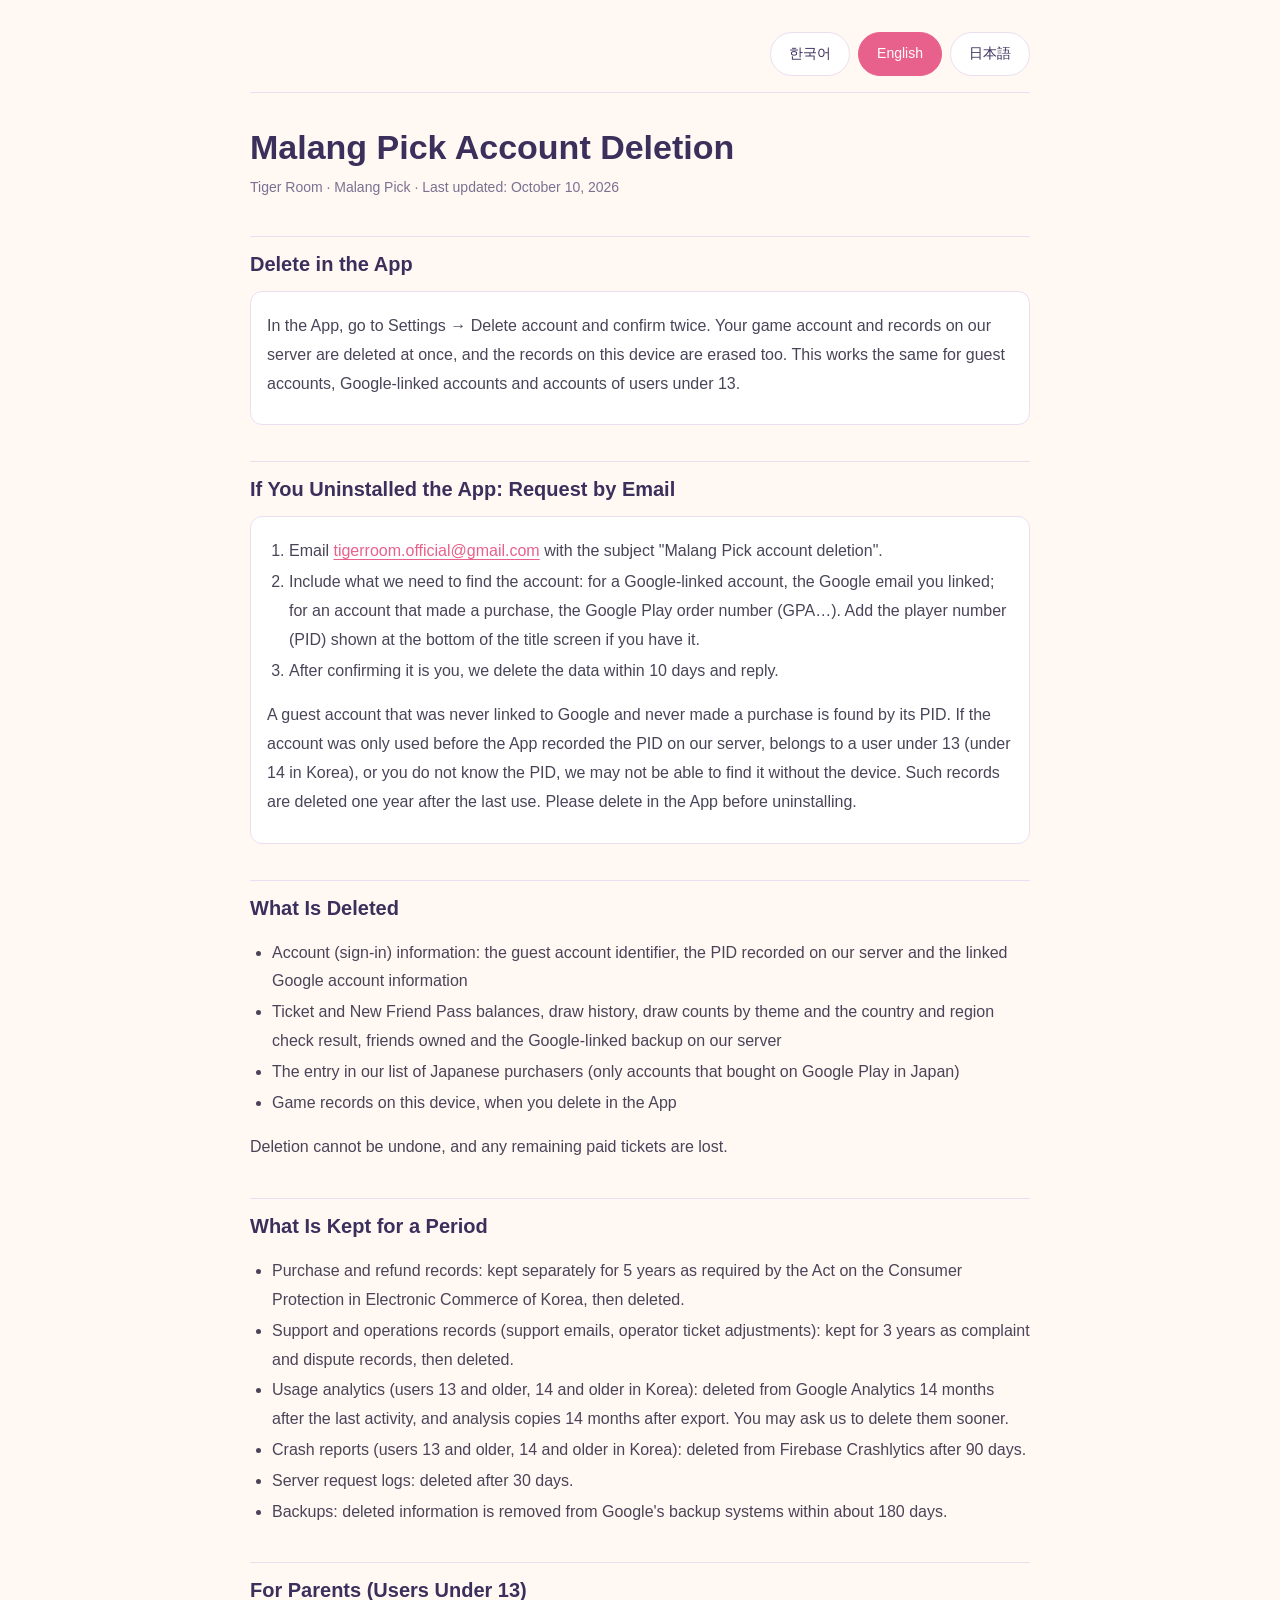
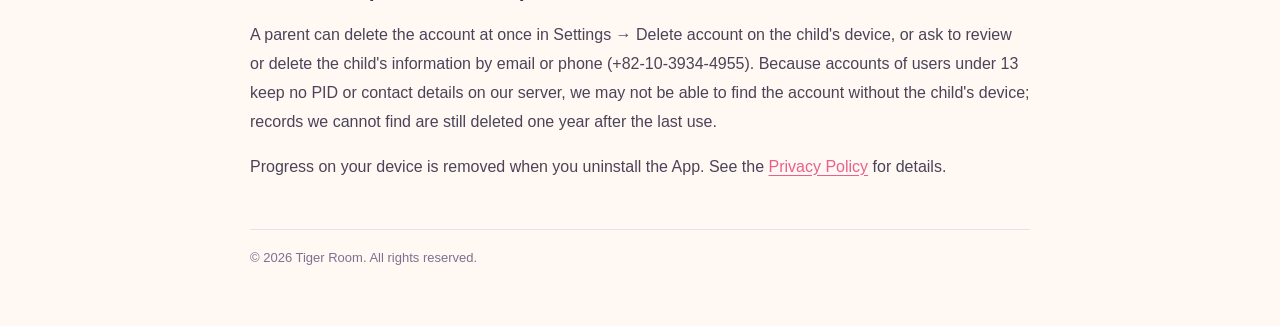
<file: account-deletion.html>
<!DOCTYPE html>
<html lang="ko">
<head>
<meta charset="UTF-8">
<meta name="viewport" content="width=device-width, initial-scale=1.0">
<title>말랑픽 계정 삭제 안내 · Malang Pick Account Deletion · マランピック アカウント削除のご案内</title>
<meta name="description" content="Tiger Room 말랑픽(Malang Pick) 계정과 데이터 삭제 요청 방법">
<link rel="stylesheet" href="assets/site.css">
</head>
<body>

<div class="lang-toggle" role="group" aria-label="언어 / Language / 言語">
  <button type="button" data-lang="ko">한국어</button>
  <button type="button" data-lang="en">English</button>
  <button type="button" data-lang="ja">日本語</button>
</div>

<main id="ko" class="section" lang="ko">
<h1>말랑픽 계정 삭제 안내</h1>
<p class="updated">Tiger Room · 말랑픽(Malang Pick) · 최종 수정: 2026년 10월 10일</p>

<h2>앱에서 바로 삭제</h2>
<div class="box">
<p>앱의 설정 → 계정 삭제에서 두 번 확인하면 서버의 게임 계정과 기록이 바로 삭제되고, 이 기기의 기록도 지워집니다. 게스트 계정, Google 연결 계정, 13세 미만 계정 모두 같습니다.</p>
</div>

<h2>앱을 지웠다면: 이메일로 요청</h2>
<div class="box">
<ol>
  <li><a href="mailto:tigerroom.official@gmail.com?subject=%EB%A7%90%EB%9E%91%ED%94%BD%20%EA%B3%84%EC%A0%95%20%EC%82%AD%EC%A0%9C%20%EC%9A%94%EC%B2%AD">tigerroom.official@gmail.com</a>으로 제목 "말랑픽 계정 삭제 요청" 메일을 보냅니다.</li>
  <li>본문에 계정을 찾을 정보를 적습니다. Google 연결 계정은 연결한 Google 이메일을, 결제한 적이 있는 계정은 Google Play 주문번호(GPA…)를 적어 주세요. 앱 첫 화면 아래의 플레이어 번호(PID)가 있으면 함께 적어 주세요.</li>
  <li>본인 확인 후 10일 이내에 삭제하고 결과를 회신합니다.</li>
</ol>
<p>Google에 연결하지 않았고 결제한 적도 없는 게스트 계정은 PID로 찾습니다. PID가 서버에 기록되기 전에만 앱을 쓴 계정, 13세 미만(한국은 만 14세 미만) 계정, PID를 모르는 경우에는 기기 없이는 찾지 못할 수 있습니다. 이런 기록은 마지막 이용 후 1년이 지나면 삭제됩니다. 앱을 지우기 전에 앱에서 삭제해 주세요.</p>
</div>

<h2>삭제되는 정보</h2>
<ul>
  <li>계정(로그인) 정보: 게스트 계정 식별자, 서버에 기록한 PID, 연결한 Google 계정 정보</li>
  <li>서버의 티켓 · 새 친구 확정권 잔액, 뽑기 기록, 테마별 뽑기 횟수와 국가 · 지역 판정 결과, 보유 친구, Google 연결 백업</li>
  <li>일본 결제자 목록의 항목(일본 Google Play에서 결제한 계정만)</li>
  <li>앱에서 삭제한 경우 이 기기의 게임 기록</li>
</ul>
<p>삭제하면 복구할 수 없고, 남은 유료 티켓도 함께 사라집니다.</p>

<h2>보관 후 파기하는 정보</h2>
<ul>
  <li>결제 · 환불 기록: 「전자상거래 등에서의 소비자보호에 관한 법률」에 따라 5년간 분리 보관한 뒤 파기합니다.</li>
  <li>문의와 운영 처리 기록(문의 메일, 운영자의 티켓 지급 · 회수 기록): 소비자 불만 · 분쟁 처리 기록으로 3년간 보관한 뒤 파기합니다.</li>
  <li>사용통계(13세 이상, 한국은 만 14세 이상): Google Analytics에서 마지막 활동부터 14개월이 지나면 삭제되고, 분석용 사본도 14개월 뒤 삭제합니다. 더 빨리 지우도록 요청할 수 있습니다.</li>
  <li>오류 보고(13세 이상, 한국은 만 14세 이상): Firebase Crashlytics에서 90일 뒤 삭제됩니다.</li>
  <li>서버 요청 기록: 30일 뒤 삭제됩니다.</li>
  <li>백업: 삭제한 정보는 Google 백업 시스템에서도 최대 약 180일 안에 지워집니다.</li>
</ul>

<h2>보호자 안내 (13세 미만)</h2>
<p>보호자는 아이의 기기에서 설정 → 계정 삭제로 바로 지우거나, 위 이메일 또는 전화(010-3934-4955)로 열람 · 삭제를 요청할 수 있습니다. 13세 미만 계정은 서버에 PID나 연락처를 두지 않아 기기 없이는 찾지 못할 수 있으며, 찾지 못한 기록도 마지막 이용 후 1년이 지나면 삭제됩니다.</p>
<p>기기 안의 기록은 앱을 삭제하면 지워집니다. 자세한 내용은 <a href="privacy-policy.html">개인정보처리방침</a>을 참고해 주세요.</p>
</main>

<main id="en" class="section" lang="en">
<h1>Malang Pick Account Deletion</h1>
<p class="updated">Tiger Room · Malang Pick · Last updated: October 10, 2026</p>

<h2>Delete in the App</h2>
<div class="box">
<p>In the App, go to Settings → Delete account and confirm twice. Your game account and records on our server are deleted at once, and the records on this device are erased too. This works the same for guest accounts, Google-linked accounts and accounts of users under 13.</p>
</div>

<h2>If You Uninstalled the App: Request by Email</h2>
<div class="box">
<ol>
  <li>Email <a href="mailto:tigerroom.official@gmail.com?subject=Malang%20Pick%20account%20deletion">tigerroom.official@gmail.com</a> with the subject "Malang Pick account deletion".</li>
  <li>Include what we need to find the account: for a Google-linked account, the Google email you linked; for an account that made a purchase, the Google Play order number (GPA…). Add the player number (PID) shown at the bottom of the title screen if you have it.</li>
  <li>After confirming it is you, we delete the data within 10 days and reply.</li>
</ol>
<p>A guest account that was never linked to Google and never made a purchase is found by its PID. If the account was only used before the App recorded the PID on our server, belongs to a user under 13 (under 14 in Korea), or you do not know the PID, we may not be able to find it without the device. Such records are deleted one year after the last use. Please delete in the App before uninstalling.</p>
</div>

<h2>What Is Deleted</h2>
<ul>
  <li>Account (sign-in) information: the guest account identifier, the PID recorded on our server and the linked Google account information</li>
  <li>Ticket and New Friend Pass balances, draw history, draw counts by theme and the country and region check result, friends owned and the Google-linked backup on our server</li>
  <li>The entry in our list of Japanese purchasers (only accounts that bought on Google Play in Japan)</li>
  <li>Game records on this device, when you delete in the App</li>
</ul>
<p>Deletion cannot be undone, and any remaining paid tickets are lost.</p>

<h2>What Is Kept for a Period</h2>
<ul>
  <li>Purchase and refund records: kept separately for 5 years as required by the Act on the Consumer Protection in Electronic Commerce of Korea, then deleted.</li>
  <li>Support and operations records (support emails, operator ticket adjustments): kept for 3 years as complaint and dispute records, then deleted.</li>
  <li>Usage analytics (users 13 and older, 14 and older in Korea): deleted from Google Analytics 14 months after the last activity, and analysis copies 14 months after export. You may ask us to delete them sooner.</li>
  <li>Crash reports (users 13 and older, 14 and older in Korea): deleted from Firebase Crashlytics after 90 days.</li>
  <li>Server request logs: deleted after 30 days.</li>
  <li>Backups: deleted information is removed from Google's backup systems within about 180 days.</li>
</ul>

<h2>For Parents (Users Under 13)</h2>
<p>A parent can delete the account at once in Settings → Delete account on the child's device, or ask to review or delete the child's information by email or phone (+82-10-3934-4955). Because accounts of users under 13 keep no PID or contact details on our server, we may not be able to find the account without the child's device; records we cannot find are still deleted one year after the last use.</p>
<p>Progress on your device is removed when you uninstall the App. See the <a href="privacy-policy.html?lang=en">Privacy Policy</a> for details.</p>
</main>

<!-- Draft 2026-10-07 (Builds/japan-launch-20261007, not published): the ko/en page of 2026-10-07 (mallang-site dd827aa) in Japanese, merged with
     the Opus/Astra review (review/ja-store-web-decisions.md); "b219" lines are the same additions as privacy-policy section 8. The app opens this page with ?lang=ja from b219 (ShellAccountUI.OpenDeletionPage). -->
<main id="ja" class="section" lang="ja">
<h1>マランピック アカウント削除のご案内</h1>
<p class="updated">Tiger Room · マランピック（Malang Pick） · 最終更新：2026年10月10日</p>

<h2>アプリですぐに削除</h2>
<div class="box">
<p>アプリの設定 → アカウント削除で2回確認すると、サーバーのゲームアカウントと記録がすぐに削除され、この端末の記録も消去されます。ゲストアカウント、Google連携アカウント、13歳未満の方のアカウントのいずれも同じです。</p>
</div>

<h2>アプリを削除した場合：メールでお申し込み</h2>
<div class="box">
<ol>
  <li><a href="mailto:tigerroom.official@gmail.com?subject=%E3%83%9E%E3%83%A9%E3%83%B3%E3%83%94%E3%83%83%E3%82%AF%20%E3%82%A2%E3%82%AB%E3%82%A6%E3%83%B3%E3%83%88%E5%89%8A%E9%99%A4%E3%81%AE%E3%81%8A%E7%94%B3%E3%81%97%E8%BE%BC%E3%81%BF">tigerroom.official@gmail.com</a>に、件名「マランピック アカウント削除のお申し込み」でメールをお送りください。</li>
  <li>本文に、アカウントを探すための情報をお書きください。Google連携アカウントは連携したGoogleのメールアドレスを、購入したことのあるアカウントはGoogle Playの注文番号（GPA…）をお書きください。タイトル画面の下に表示されるプレイヤー番号（PID）がわかれば、あわせてお書きください。</li>
  <li>ご本人の確認後、10日以内に削除し、結果をご返信します。</li>
</ol>
<p>Google連携をしたことがなく、購入したこともないゲストアカウントは、PIDで探します。PIDがサーバーに記録される前にだけアプリを使ったアカウント、13歳未満（韓国は満14歳未満）の方のアカウント、PIDがわからない場合は、端末がないと見つけられないことがあります。このような記録は、最後の利用から1年がたつと削除されます。アプリを削除する前に、アプリでアカウントを削除してください。</p>
</div>

<h2>削除される情報</h2>
<ul>
  <li>アカウント（ログイン）の情報：ゲストアカウントの識別子、サーバーに記録したPID、連携したGoogleアカウントの情報</li>
  <li>サーバーのチケット・未所持確定チケットの残高、ガチャの記録、テーマごとのガチャの回数と国・地域の判定の結果<!-- b219 -->、持っているともだち、Google連携のバックアップ</li>
  <li>日本の購入者の一覧に登録されたそのアカウントの情報（日本のGoogle Playで購入したアカウントだけ）<!-- b219 --></li>
  <li>アプリで削除した場合は、この端末のゲームの記録</li>
</ul>
<p>削除すると元に戻せず、残っている有償チケットもいっしょに消えます。</p>

<h2>保存したあとに破棄する情報</h2>
<ul>
  <li>購入・払い戻しの記録：運営会社の所在国である韓国の「電子商取引等における消費者保護に関する法律」にもとづき、5年間ほかの情報と分けて保存したあとに破棄します。</li>
  <li>お問い合わせと運営上の処理の記録（お問い合わせのメール、運営者によるチケットの付与・回収の記録）：消費者の苦情・紛争の処理の記録として3年間保存したあとに破棄します。</li>
  <li>利用統計（13歳以上、韓国は満14歳以上の方）：Google Analyticsで最後の活動から14か月がたつと削除され、分析用のコピーも14か月後に削除します。より早い削除をご請求いただくこともできます。</li>
  <li>エラーレポート（13歳以上、韓国は満14歳以上の方）：Firebase Crashlyticsで90日後に削除されます。</li>
  <li>サーバーのリクエストの記録：30日後に削除されます。</li>
  <li>バックアップ：削除した情報は、Googleのバックアップシステムからも、最長でおよそ180日以内に消去されます。</li>
</ul>

<h2>保護者の方へ（13歳未満のお子さま）</h2>
<p>保護者の方は、お子さまの端末でアプリを開き、設定 → アカウント削除からすぐに削除するか、上のメールまたは電話（+82-10-3934-4955）で、閲覧・削除をご請求いただけます。13歳未満の方のアカウントは、サーバーにPIDや連絡先を置かないため、端末がないと見つけられないことがあります。見つけられなかった記録も、最後の利用から1年がたつと削除されます。</p>
<p>端末内の記録は、アプリを削除すると消去されます。くわしくは<a href="privacy-policy.html?lang=ja">プライバシーポリシー</a>をご覧ください。</p>
</main>

<footer>&copy; 2026 Tiger Room. All rights reserved.</footer>
<script src="assets/lang.js"></script>
</body>
</html>
</file>
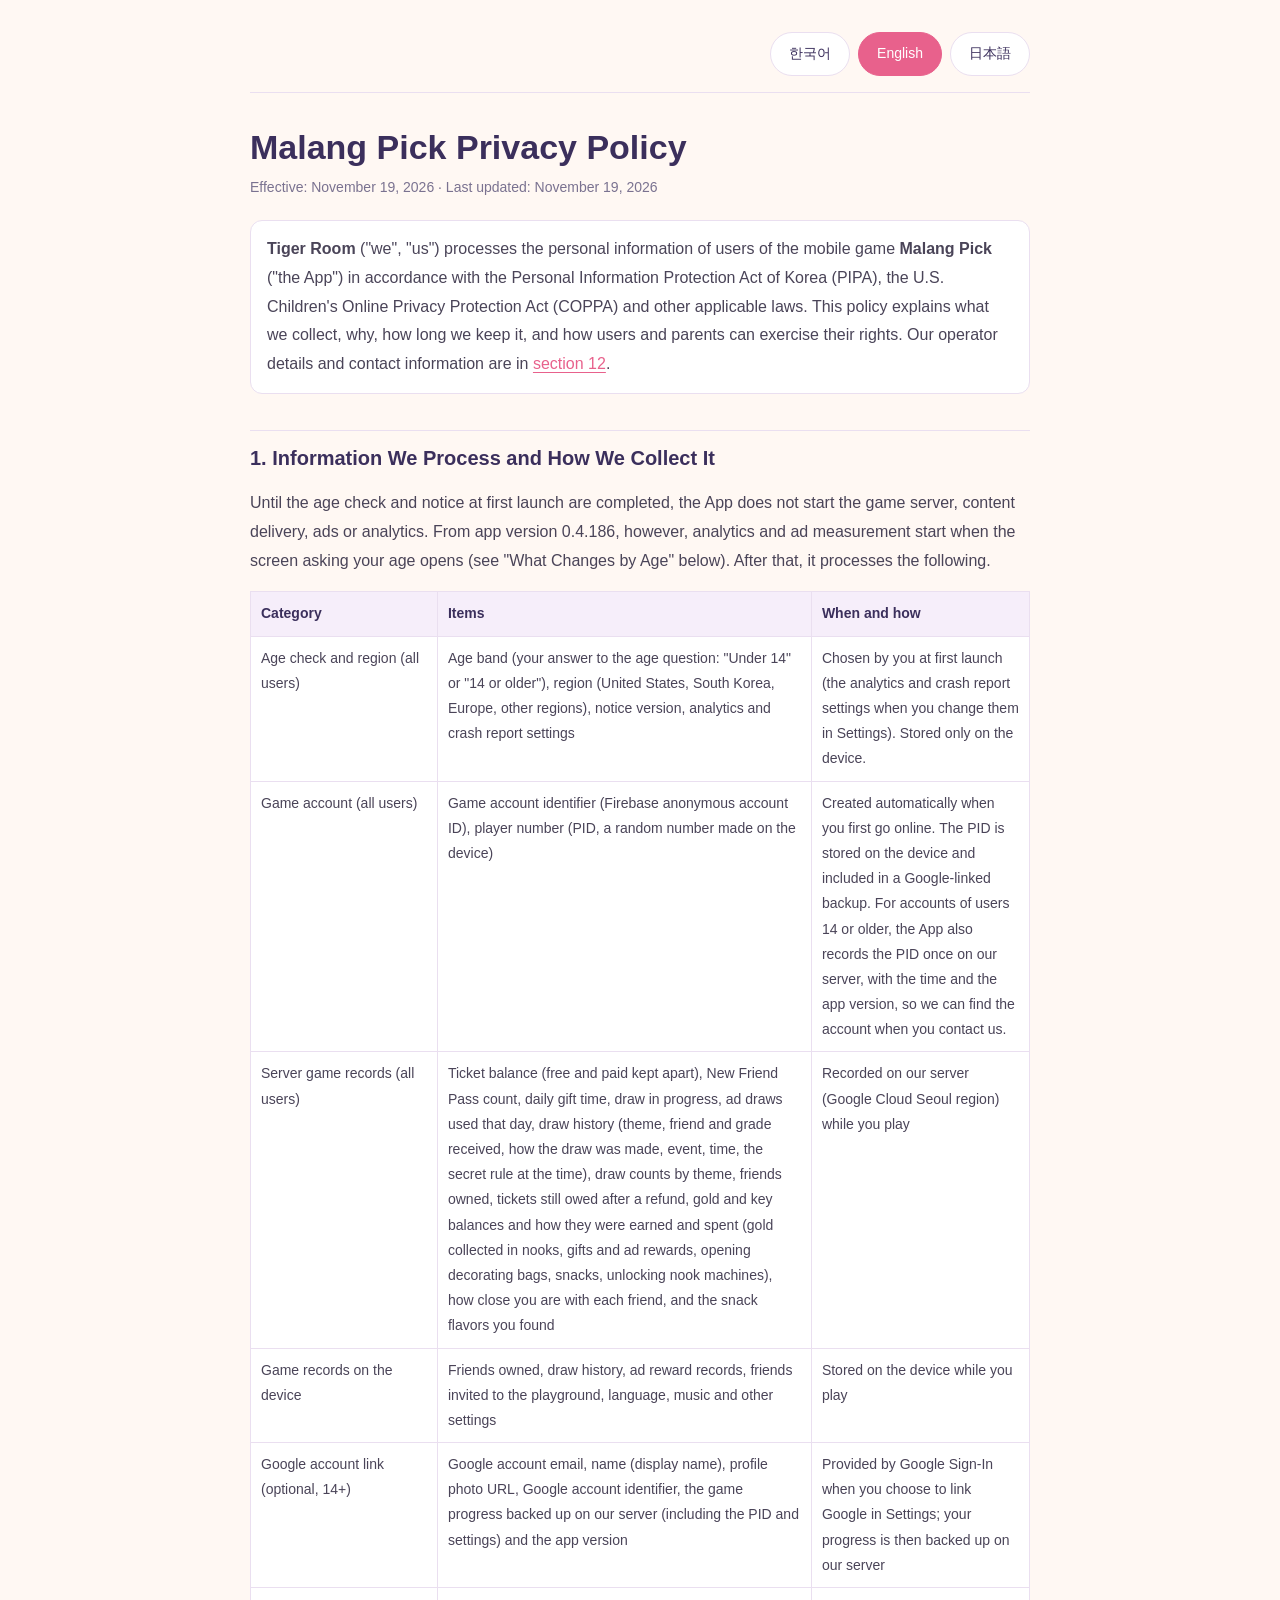
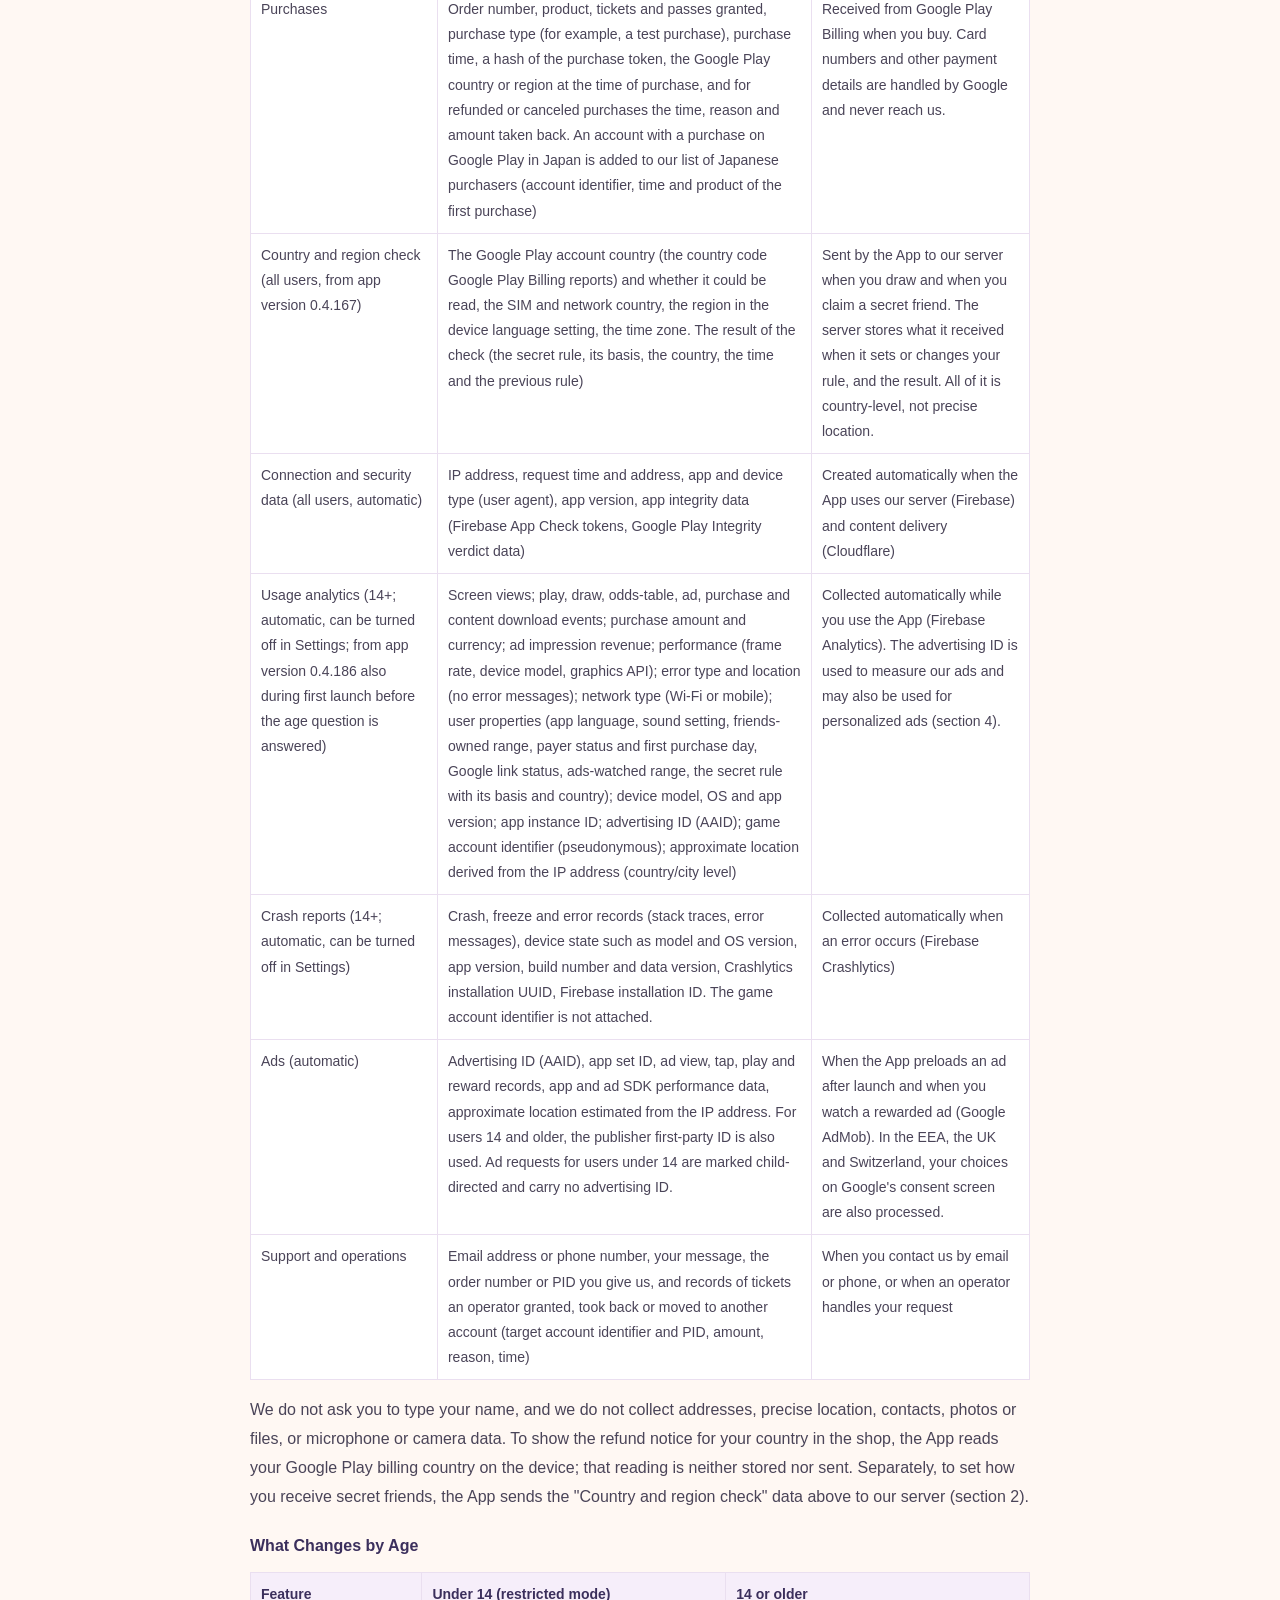
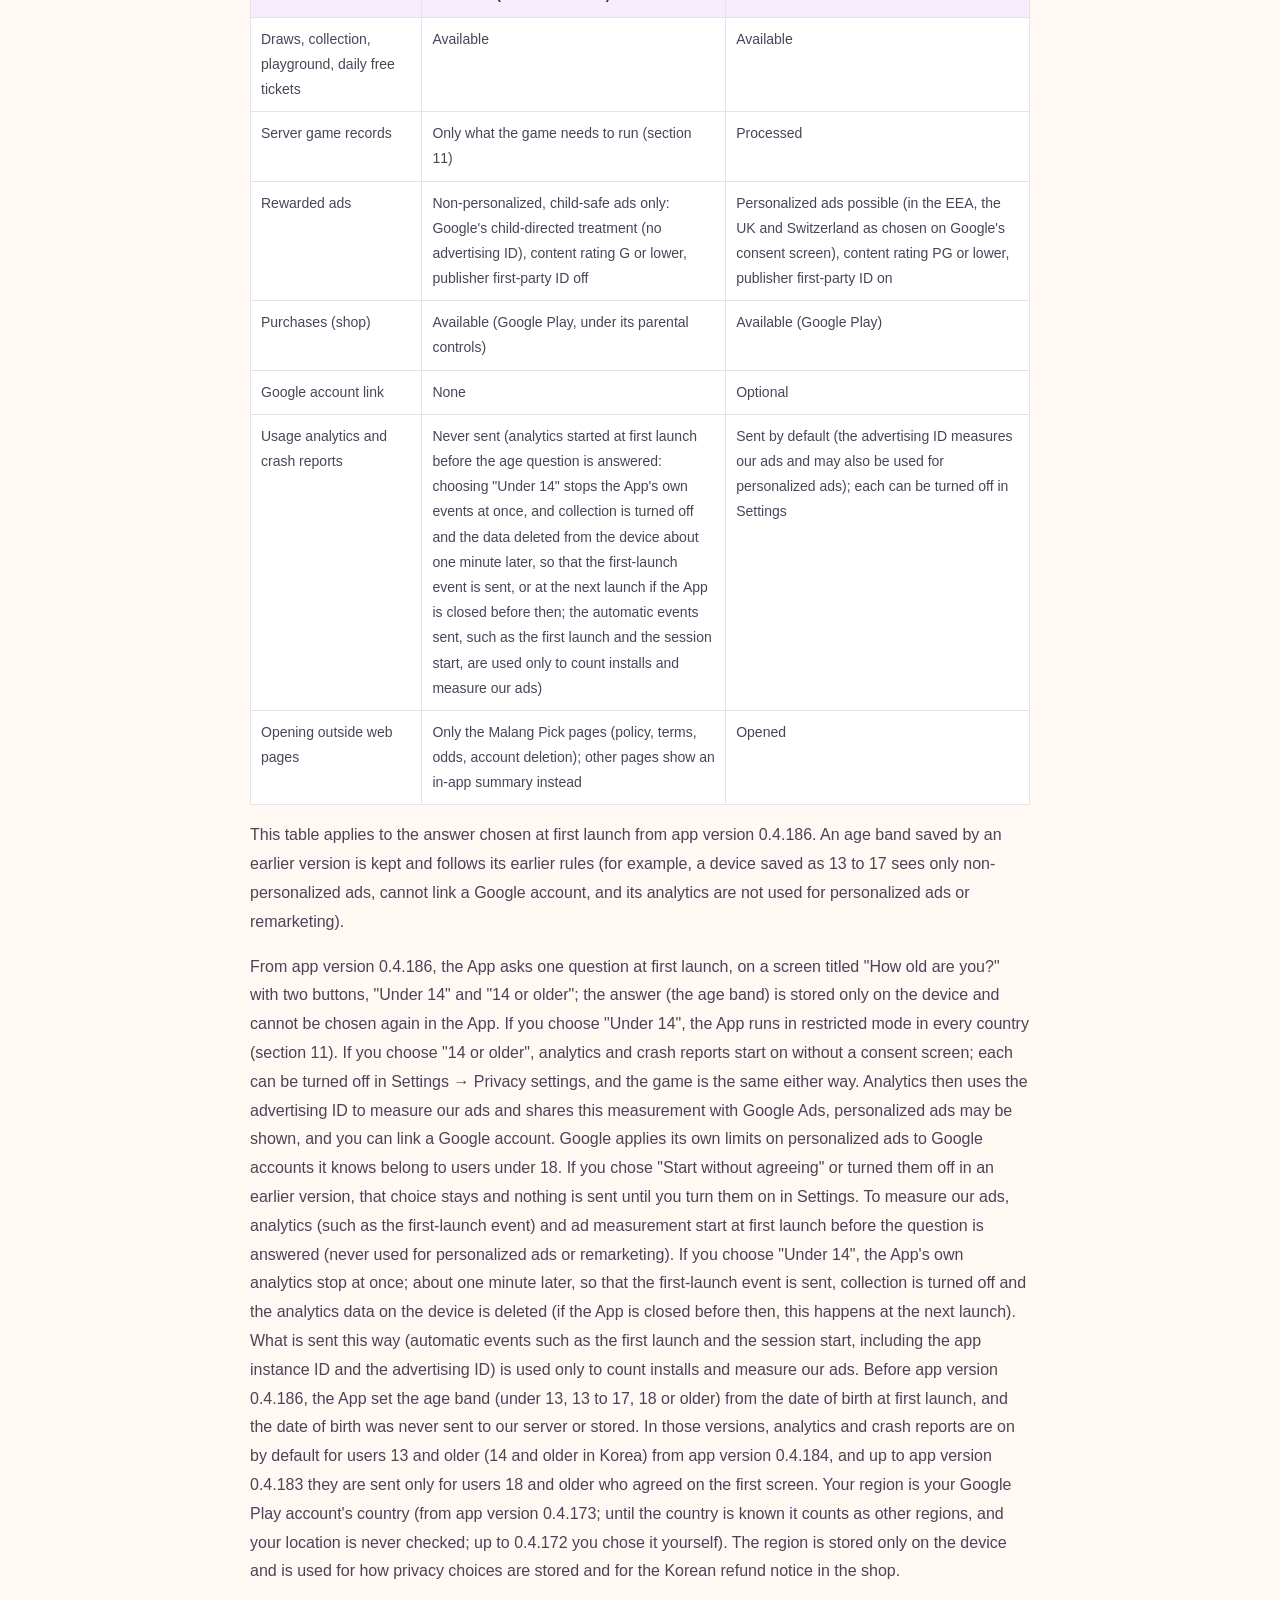
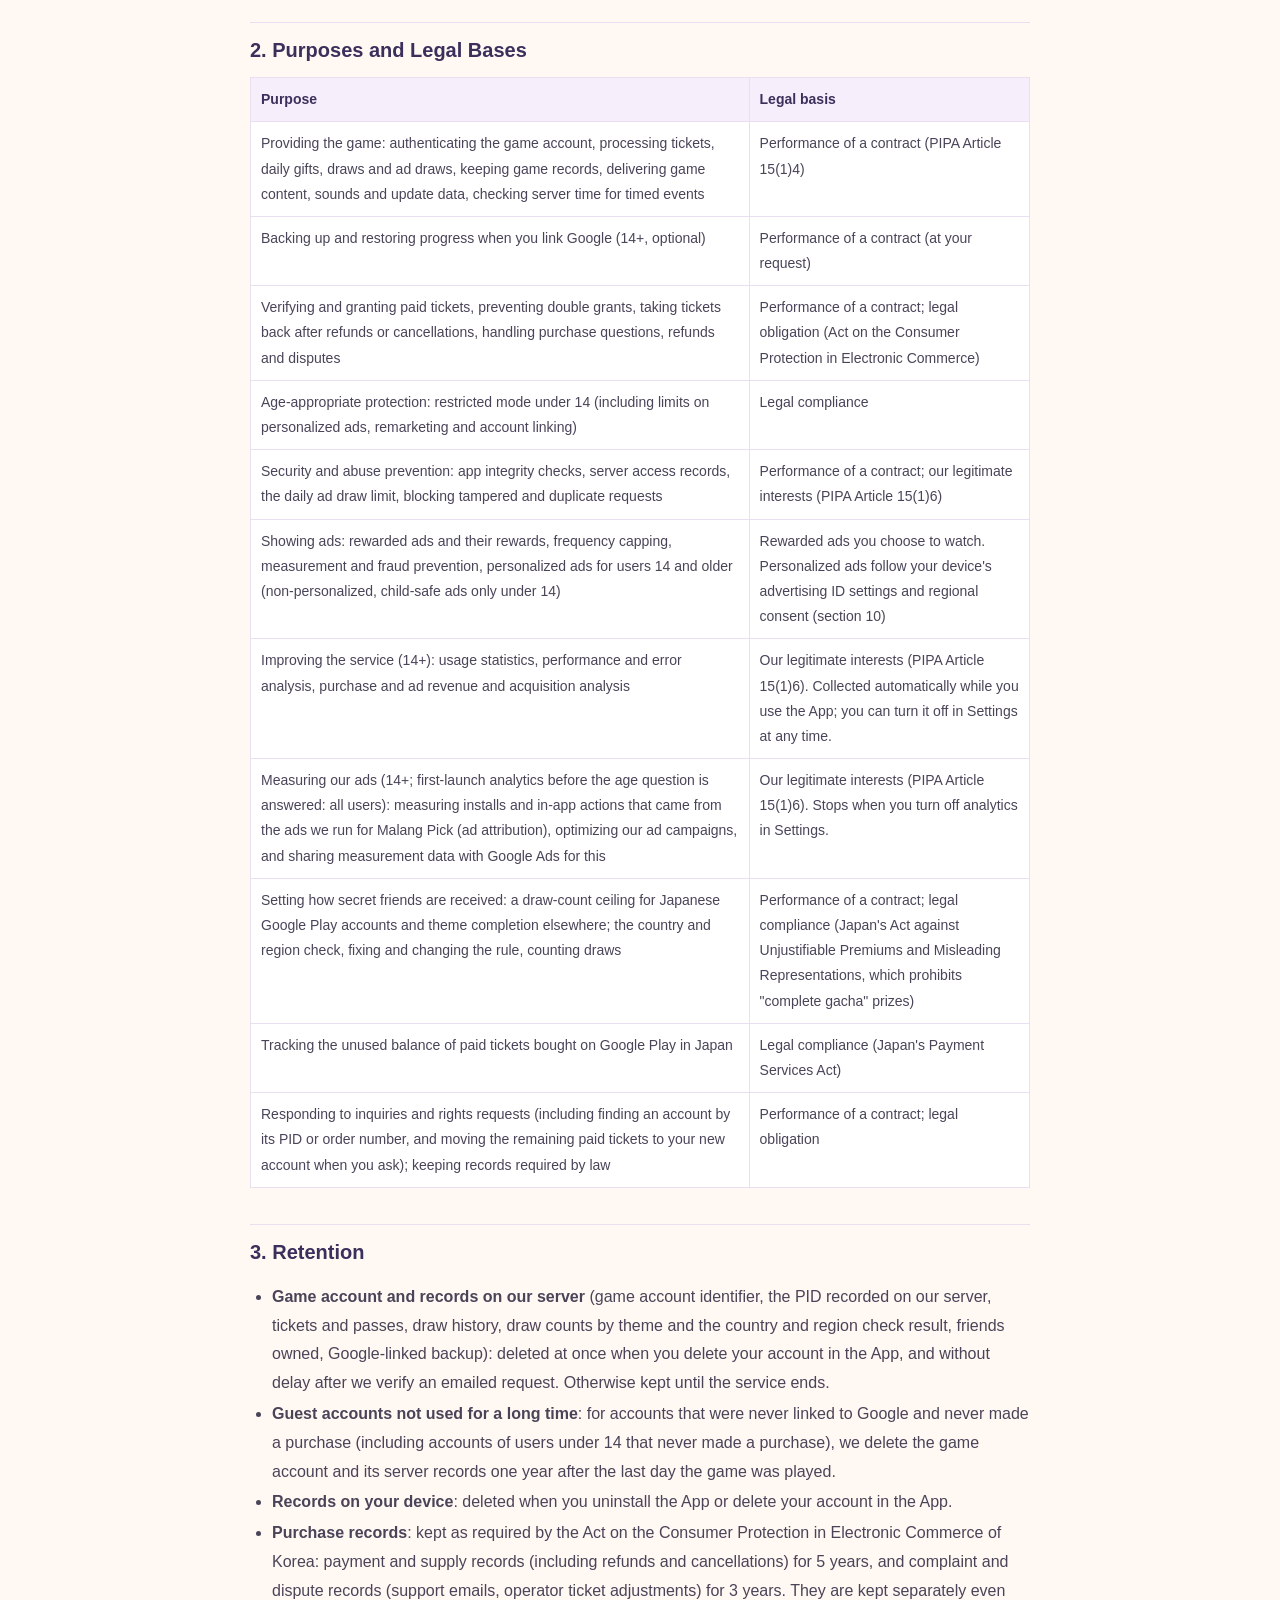
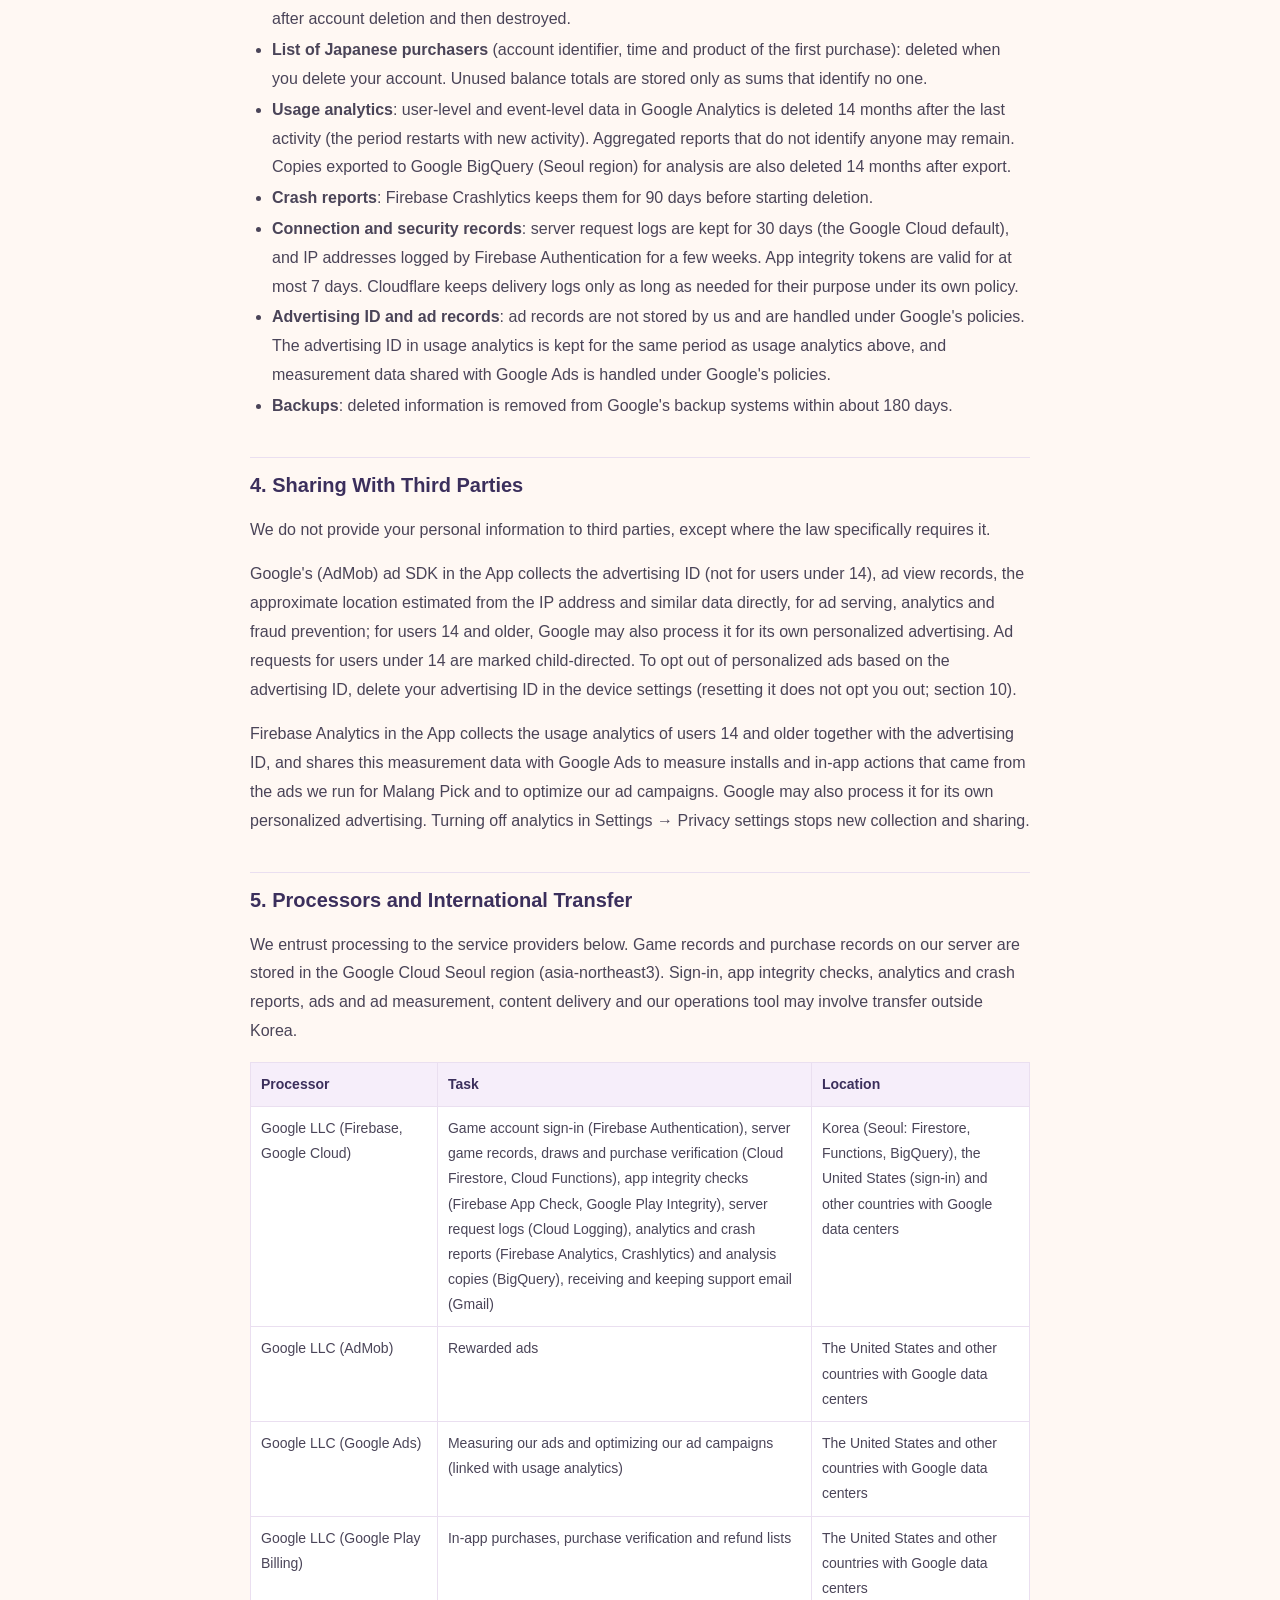
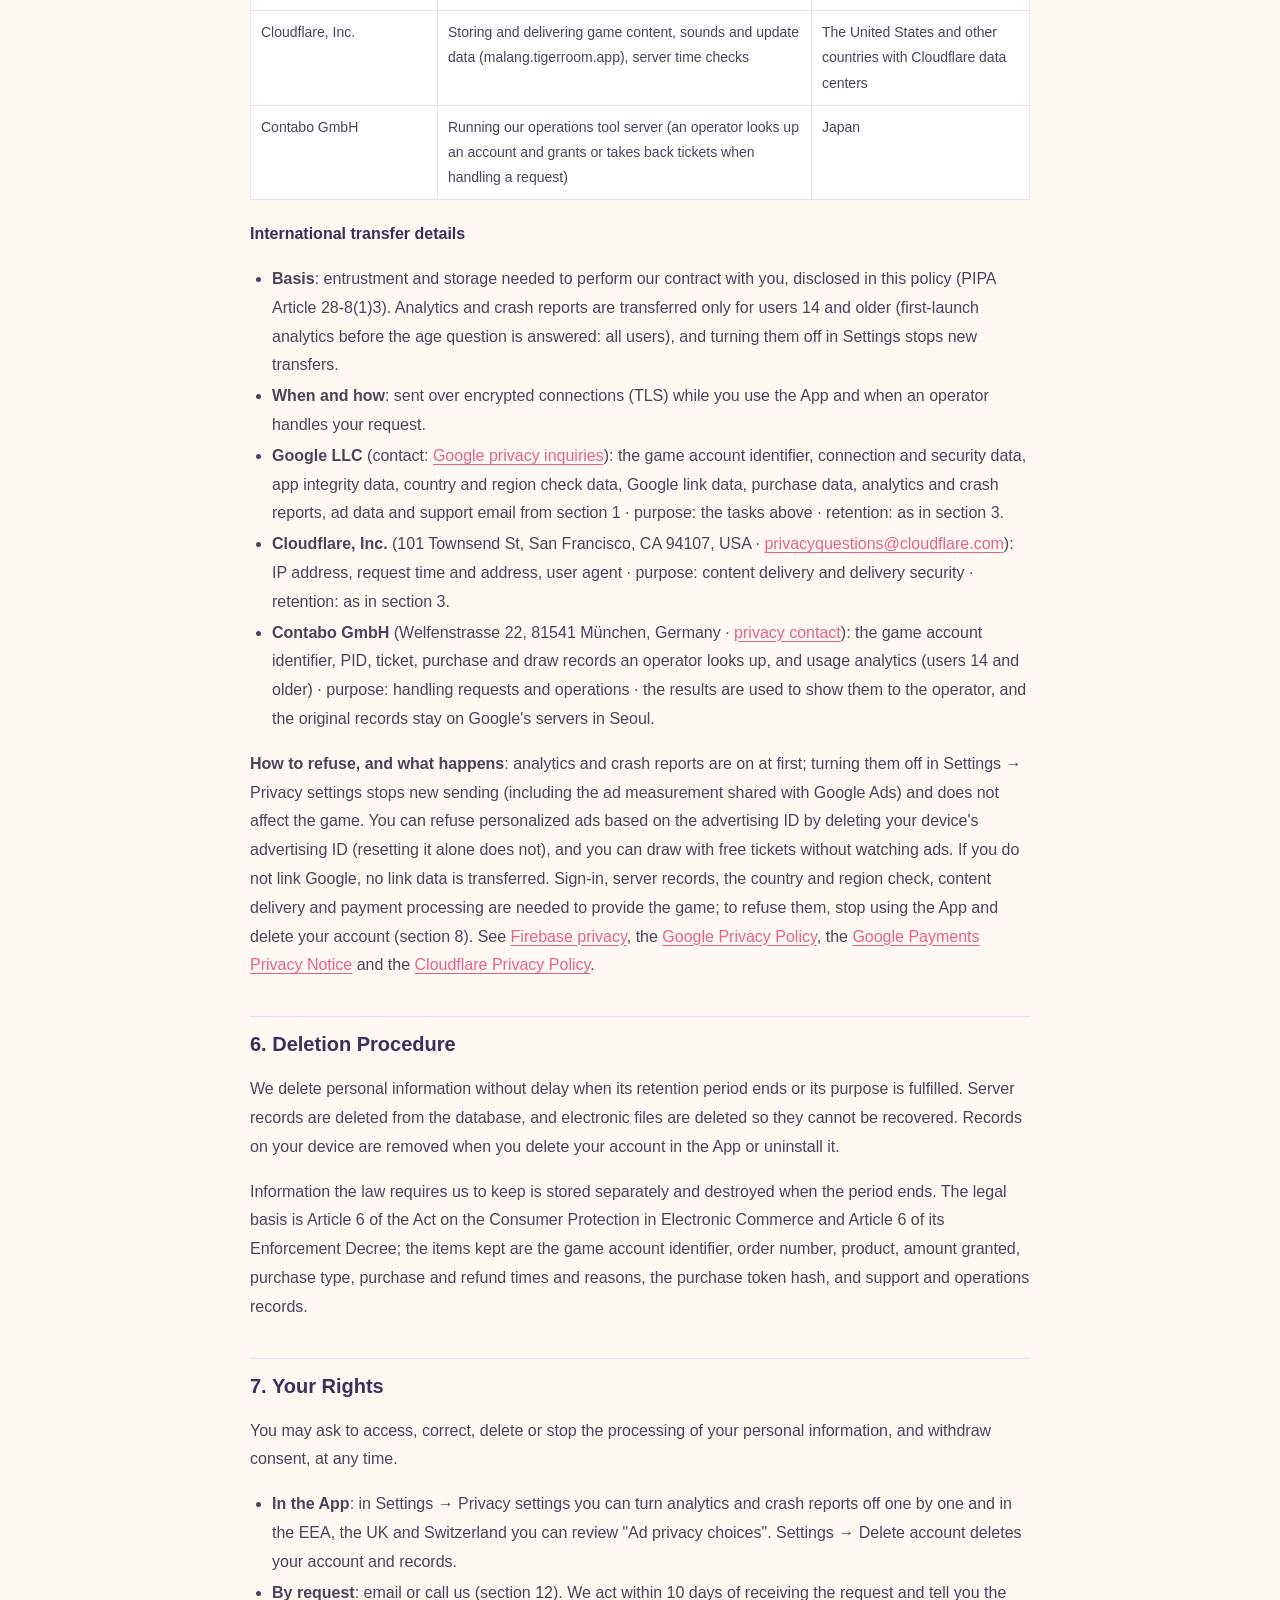
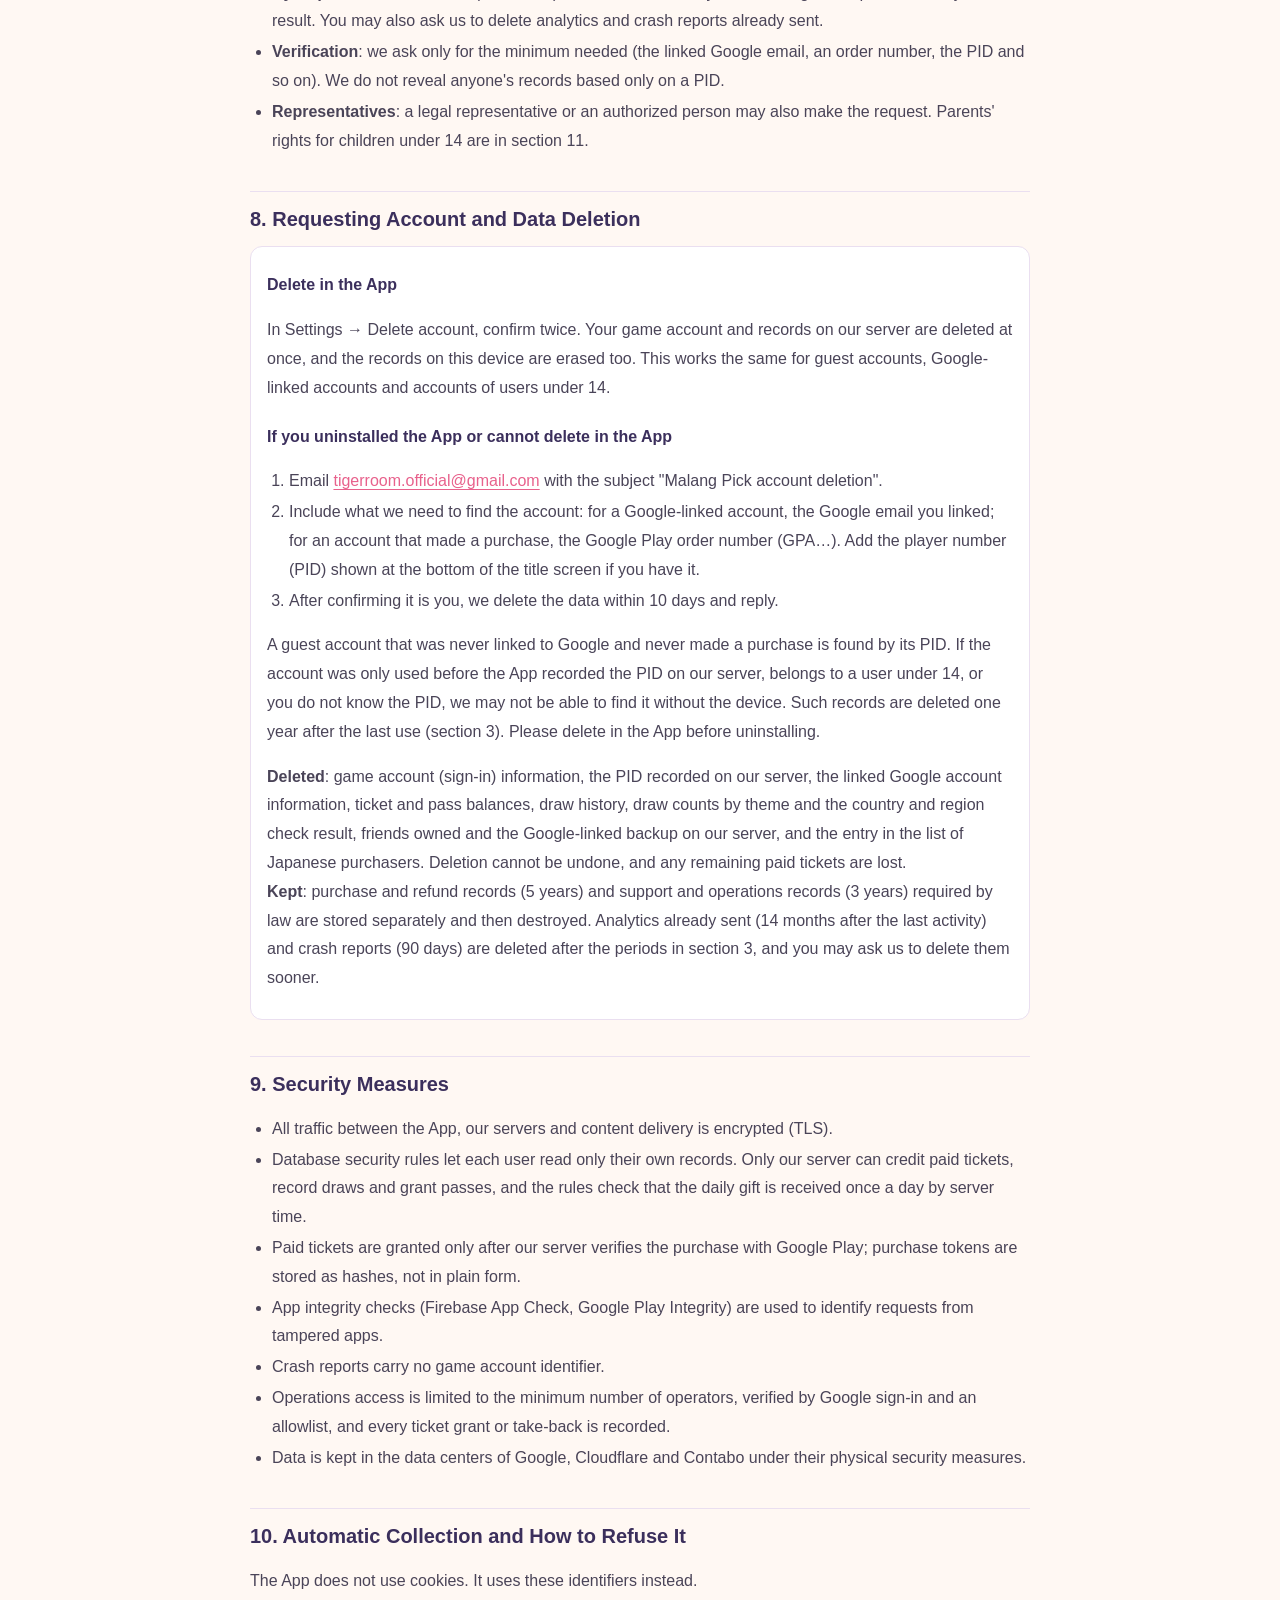
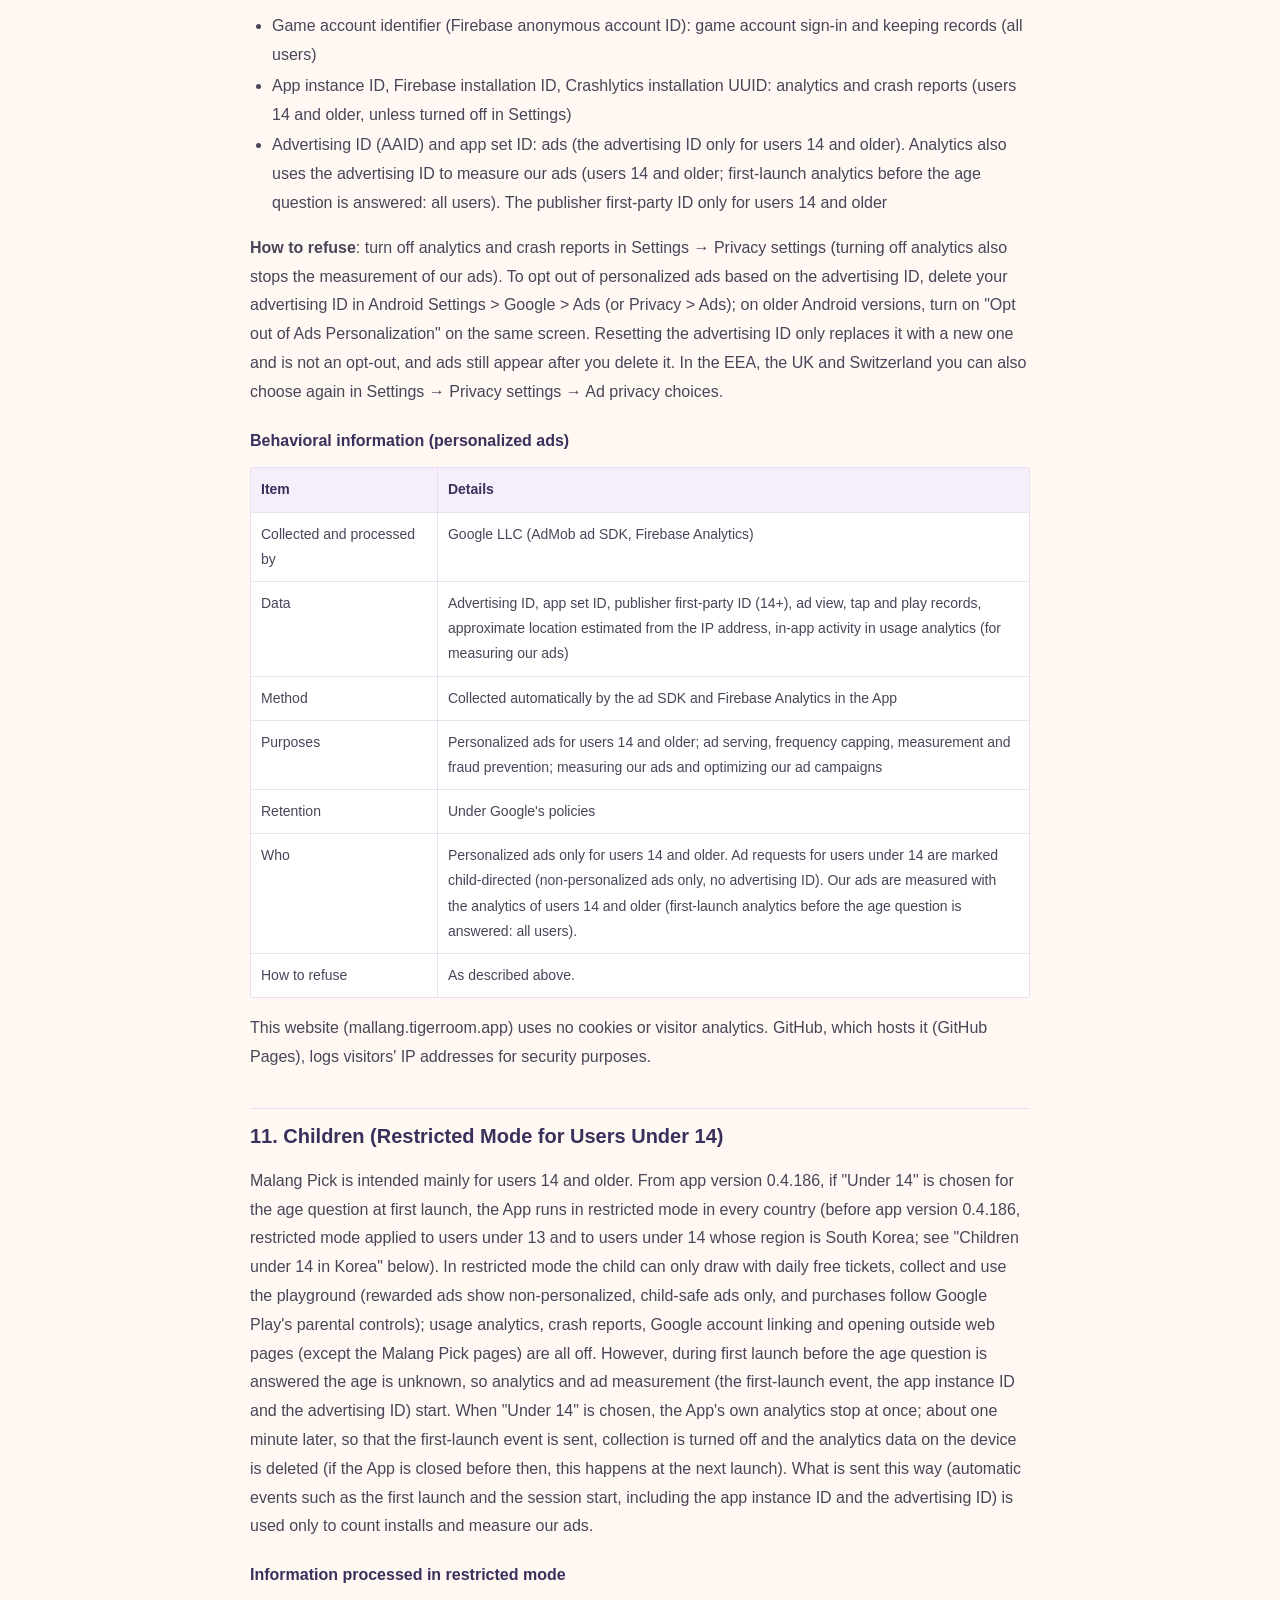
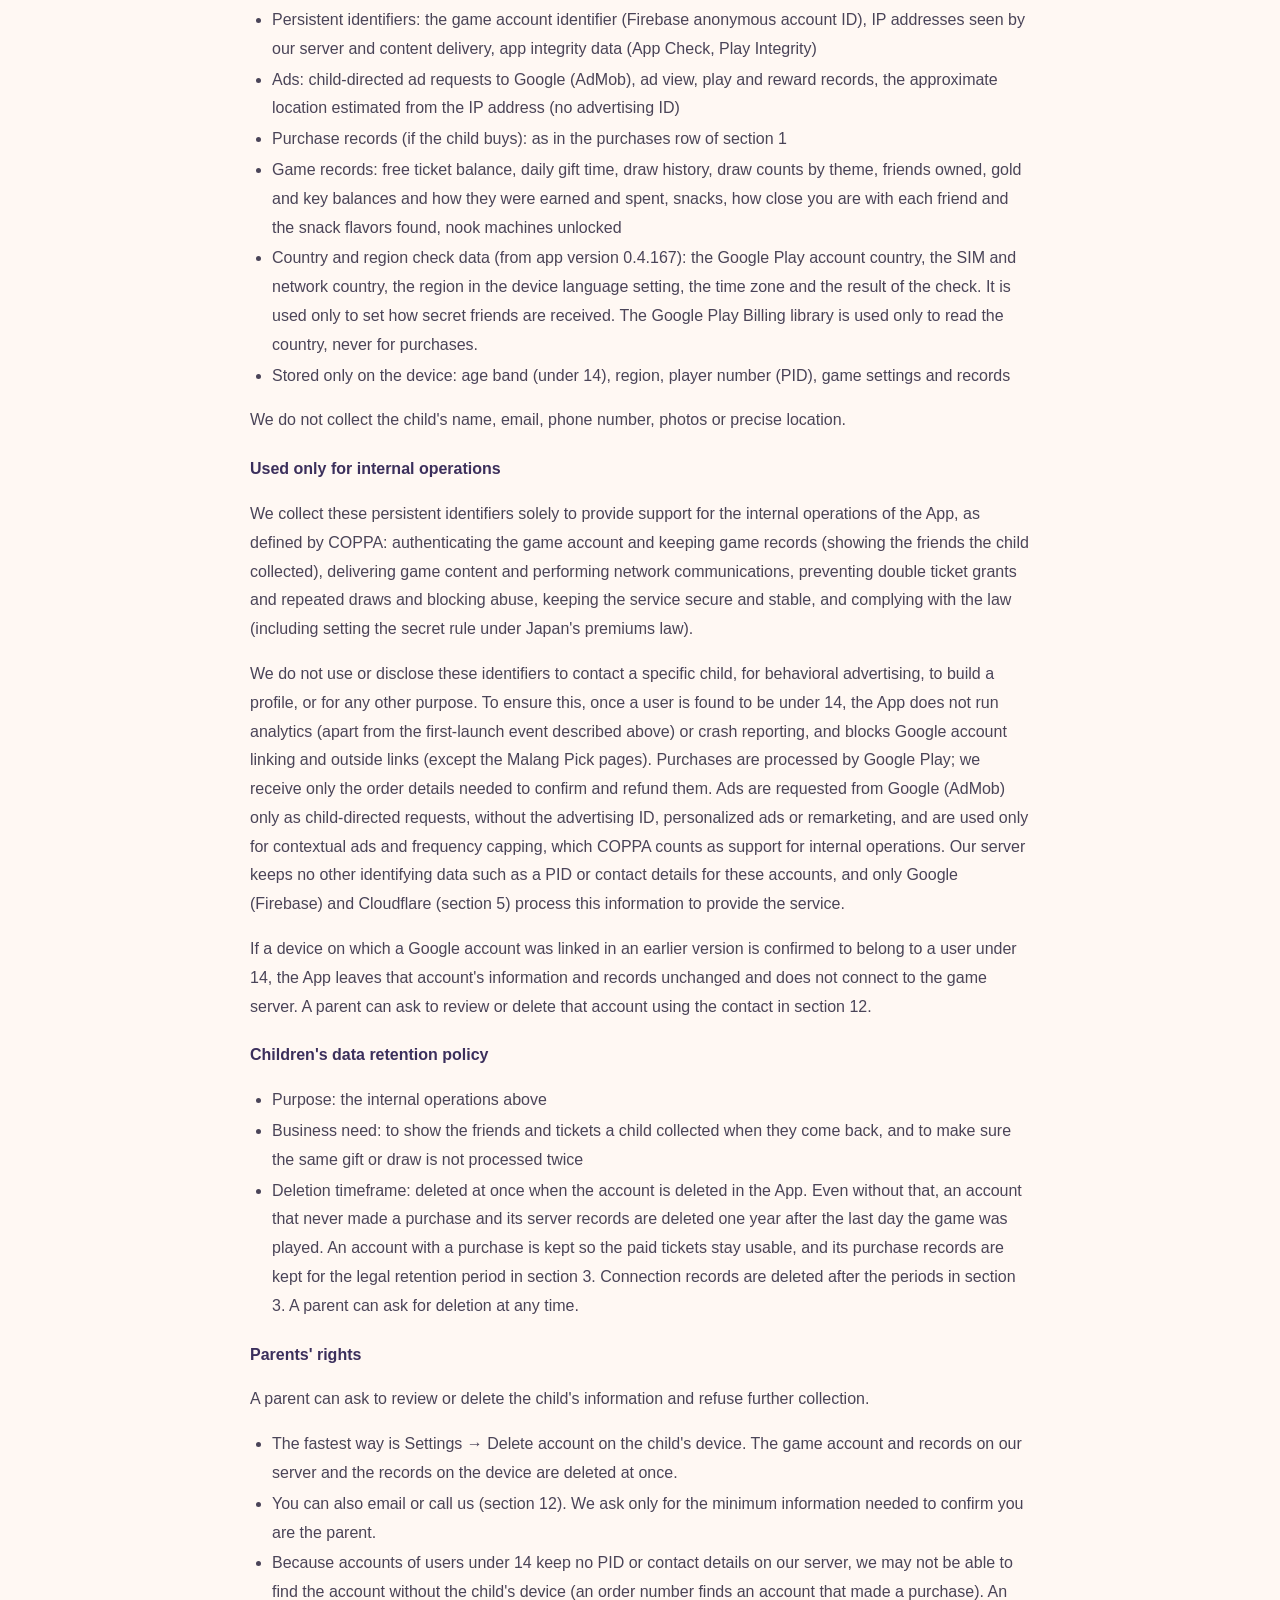
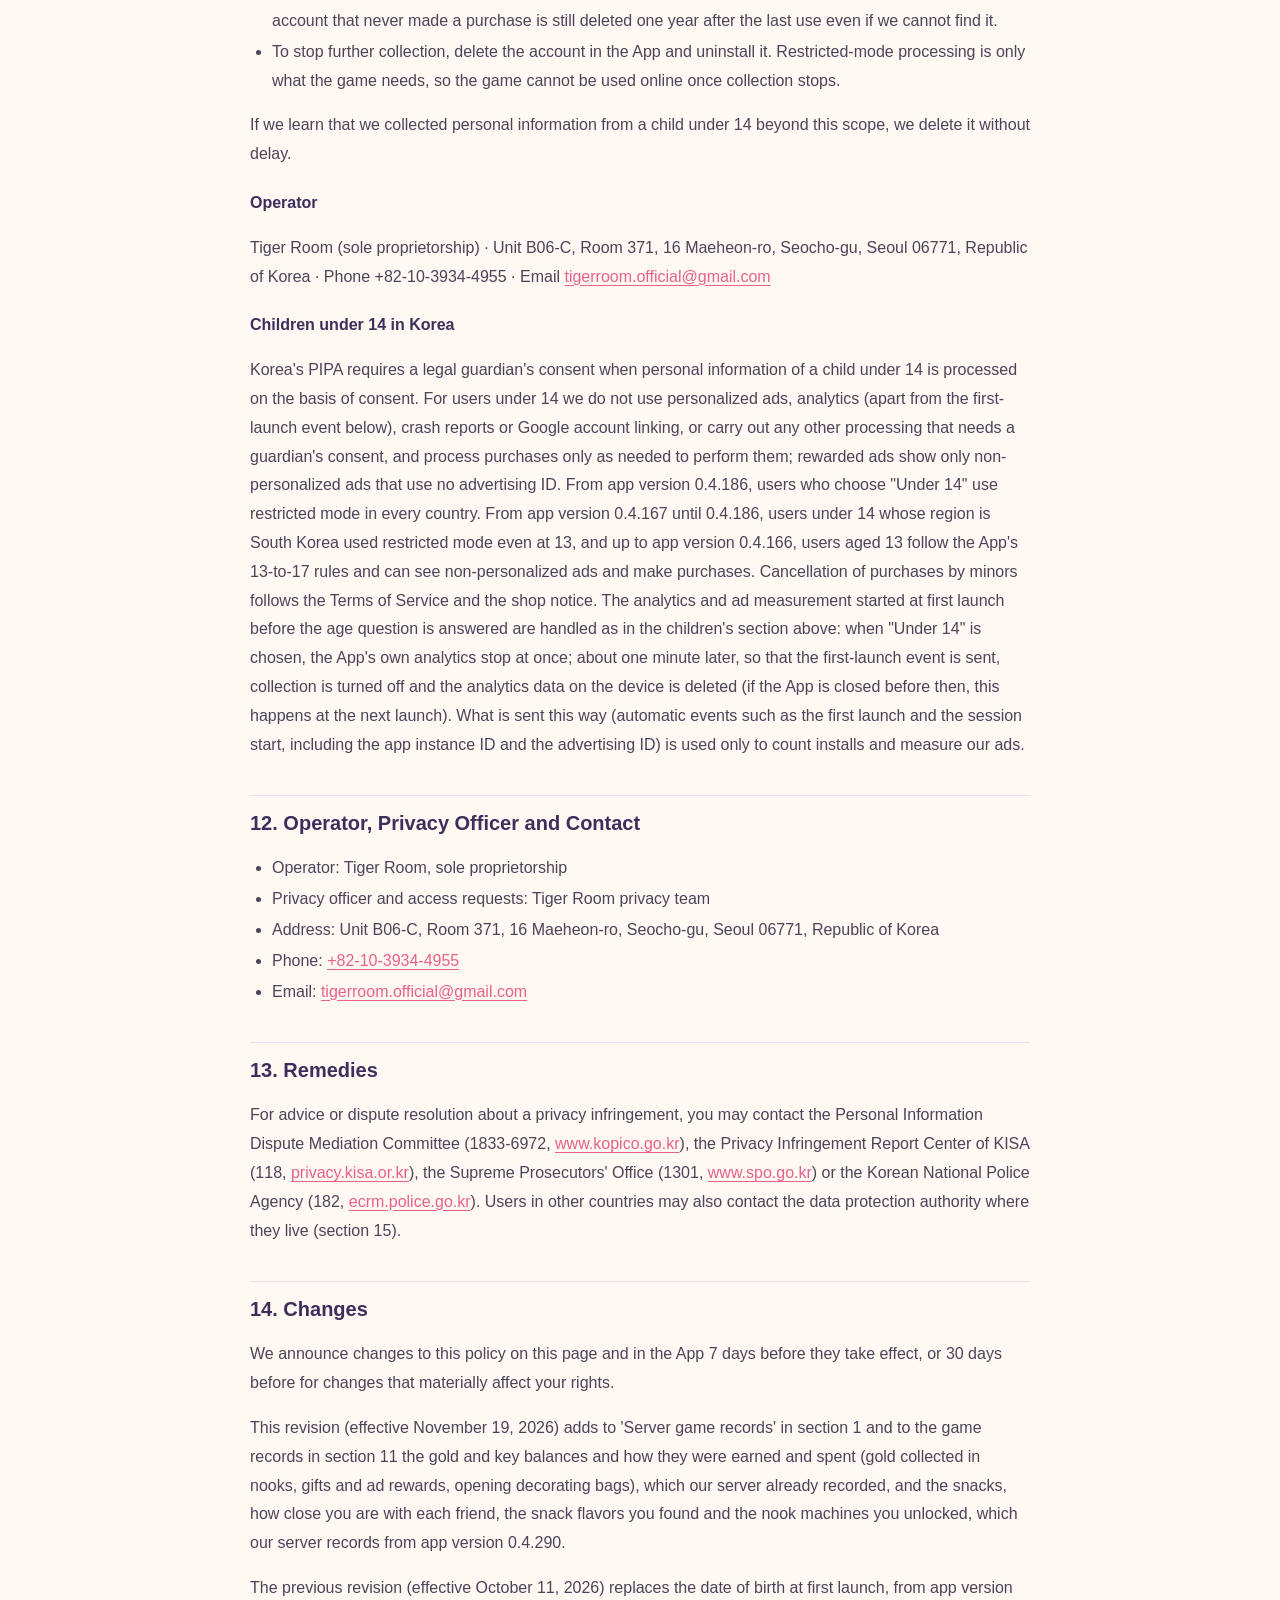
<file: privacy-policy.html>
<!DOCTYPE html>
<html lang="ko">
<head>
<meta charset="UTF-8">
<meta name="viewport" content="width=device-width, initial-scale=1.0">
<title>말랑픽 개인정보처리방침 · Malang Pick Privacy Policy · マランピック プライバシーポリシー</title>
<meta name="description" content="Tiger Room 말랑픽(Malang Pick) 개인정보처리방침">
<link rel="stylesheet" href="assets/site.css">
</head>
<body>

<div class="lang-toggle" role="group" aria-label="언어 / Language / 言語">
  <button type="button" data-lang="ko">한국어</button>
  <button type="button" data-lang="en">English</button>
  <button type="button" data-lang="ja">日本語</button>
</div>

<!-- ==================== 한국어 ==================== -->
<main id="ko" class="section" lang="ko">

<h1>말랑픽 개인정보처리방침</h1>
<p class="updated">시행일: 2026년 11월 19일 · 최종 수정: 2026년 11월 19일</p>

<p class="lead"><strong>Tiger Room</strong>(타이거룸, 이하 "회사")은 모바일 게임 <strong>말랑픽(Malang Pick)</strong>(이하 "앱") 이용자의 개인정보를 「개인정보 보호법」과 미국 「아동 온라인 개인정보 보호법(COPPA)」 등 관련 법령에 따라 처리합니다. 이 방침은 앱이 어떤 정보를, 왜, 얼마나 보관하는지와 이용자 · 보호자가 권리를 행사하는 방법을 알려 드립니다. 운영자 정보와 연락처는 <a href="#contact">12번</a>에 있습니다. 이 방침의 나이는 모두 만 나이입니다.</p>

<h2 id="items">1. 처리하는 개인정보 항목과 수집 방법</h2>
<p>앱은 처음 실행할 때의 연령 확인과 안내를 마치기 전에는 게임 서버, 콘텐츠 전송, 광고, 통계 서비스를 시작하지 않습니다. 다만 앱 0.4.186부터 사용통계와 광고 측정은 나이를 묻는 화면이 열릴 때 시작합니다(아래 '연령대별로 달라지는 처리'). 그 뒤에 처리하는 정보는 아래와 같습니다.</p>
<table>
  <tr><th style="width:24%">구분</th><th>항목</th><th style="width:28%">수집 시점 · 방법</th></tr>
  <tr><td>연령 확인과 이용 지역 (모든 이용자)</td><td>연령대(나이 질문에 고른 답: 만 14세 미만 · 만 14세 이상), 이용 지역(미국 · 한국 · 유럽 · 그 외 지역), 안내 확인 버전, 사용통계 · 오류 보고 설정</td><td>처음 실행할 때 이용자가 선택(사용통계 · 오류 보고 설정은 설정에서 바꿀 때). 기기에만 저장합니다.</td></tr>
  <tr><td>게임 계정 (모든 이용자)</td><td>게임 계정 식별자(Firebase 익명 계정 ID), 플레이어 번호(PID, 기기에서 만든 무작위 번호)</td><td>처음 온라인으로 시작할 때 자동 생성. PID는 기기에 저장되고 Google 연결 백업에도 들어갑니다. 만 14세 이상 계정은 문의할 때 계정을 찾을 수 있도록 PID를 서버에도 한 번 기록합니다(기록 시각과 앱 버전 포함).</td></tr>
  <tr><td>서버 게임 기록 (모든 이용자)</td><td>티켓 잔액(무료 · 유료 구분), 새 친구 확정권 수, 일일 선물 받은 시각, 진행 중인 뽑기, 그날 쓴 광고 뽑기 횟수, 뽑기 기록(테마, 나온 친구와 등급, 뽑은 방법, 이벤트, 시각, 그때의 시크릿 받는 방식), 테마별 뽑기 횟수, 보유 친구 목록, 환불로 갚아야 할 티켓 수, 골드 · 열쇠 잔액과 받고 쓴 기록(쉼터에서 받은 골드, 선물 · 광고 보상, 꾸미기 가방 열기, 간식, 쉼터 기계 열기), 친구별로 친해진 정도와 알아낸 간식 맛</td><td>게임 이용 중 서버(Google Cloud 서울 리전)에 기록</td></tr>
  <tr><td>기기 안의 게임 기록</td><td>보유 친구, 뽑기 기록, 광고 보상 기록, 놀이터에 초대한 친구, 언어 · 음악 등 설정</td><td>게임 이용 중 기기에 저장</td></tr>
  <tr><td>Google 계정 연결 (선택, 만 14세 이상)</td><td>Google 계정 이메일, 이름(표시 이름), 프로필 사진 주소, Google 계정 식별자, 서버에 백업한 게임 기록(PID와 설정 포함)과 앱 버전</td><td>이용자가 설정에서 Google 연결을 고를 때 Google 로그인으로 제공받고, 이후 기록을 서버에 백업</td></tr>
  <tr><td>유료 결제</td><td>주문번호, 구매한 상품, 지급한 티켓 · 확정권 수, 결제 유형(테스트 결제 여부 등), 결제 시각, 결제 확인용 토큰의 해시값, 결제 당시 Google Play 국가 · 지역, 환불 · 취소되면 그 시각 · 사유 · 회수한 수량. 일본 Google Play 결제가 있으면 그 계정을 일본 결제자 목록에 올립니다(계정 식별자, 첫 결제 시각과 상품)</td><td>결제할 때 Google Play 결제로부터 받음. 카드번호 등 결제수단 정보는 Google이 처리하며 회사는 받지 않습니다.</td></tr>
  <tr><td>국가 · 지역 판정 (모든 이용자, 앱 0.4.167부터)</td><td>Google Play 계정 국가(Google Play 결제 시스템이 알려 주는 국가 코드)와 그 확인 상태, SIM과 통신망의 국가, 기기 언어 설정의 지역, 시간대. 판정 결과(시크릿 받는 방식, 판정 근거, 국가, 시각, 바뀌기 전 방식)</td><td>뽑기와 시크릿 받기 때 앱이 서버로 보냅니다. 서버는 받는 방식을 정하거나 바꿀 때의 내용과 판정 결과를 저장합니다. 모두 국가 수준 정보이며 정확한 위치가 아닙니다.</td></tr>
  <tr><td>접속 · 보안 정보 (모든 이용자, 자동)</td><td>IP 주소, 요청 시각과 요청 주소, 앱 · 기기 종류(사용자 에이전트), 앱 버전, 앱 무결성 확인 정보(Firebase App Check 토큰, Google Play Integrity 확인 자료)</td><td>서버(Firebase)와 콘텐츠 전송(Cloudflare)을 이용할 때 자동 생성</td></tr>
  <tr><td>사용통계 (만 14세 이상. 자동, 설정에서 끌 수 있음. 앱 0.4.186부터 나이 질문에 답하기 전 첫 실행 포함)</td><td>화면 조회, 놀이 · 뽑기 · 확률표 보기 · 광고 · 결제 · 콘텐츠 다운로드 이벤트, 결제 금액 · 통화, 광고 노출 수익, 성능(프레임률, 기기 모델, 그래픽 방식), 오류 종류와 위치(오류 메시지 제외), 네트워크 종류(와이파이 · 모바일), 이용자 속성(앱 언어, 소리 설정, 보유 친구 수 구간, 결제 여부와 첫 결제일, Google 연결 여부, 광고 시청 횟수 구간, 시크릿 받는 방식과 판정 근거 · 국가), 기기 모델 · OS · 앱 버전, 앱 인스턴스 ID, 광고 식별자(AAID), 게임 계정 식별자(가명), IP 주소로 추정한 대략적 위치(국가 · 도시 수준)</td><td>앱 이용 중 자동 수집(Firebase Analytics). 광고 식별자는 회사 광고의 성과 측정에 쓰며, 맞춤 광고에도 쓰일 수 있습니다(4번).</td></tr>
  <tr><td>오류 보고 (만 14세 이상. 자동, 설정에서 끌 수 있음)</td><td>앱 충돌 · 응답 없음 · 오류 기록(스택 트레이스, 오류 메시지), 기기 모델 · OS 버전 등 기기 상태, 앱 버전 · 빌드 번호 · 데이터 버전, Crashlytics 설치 UUID, Firebase 설치 ID. 게임 계정 식별자는 붙이지 않습니다.</td><td>오류가 생겼을 때 자동 수집(Firebase Crashlytics)</td></tr>
  <tr><td>광고 (자동)</td><td>광고 식별자(AAID), 앱 세트 ID, 광고 조회 · 탭 · 시청 · 보상 기록, 앱과 광고 SDK의 성능 정보, IP 주소로 추정한 대략적 위치. 만 14세 이상은 게시자 퍼스트 파티 ID도 사용. 만 14세 미만의 광고 요청은 아동 대상으로 표시해 광고 식별자를 보내지 않음</td><td>앱을 켠 뒤 광고를 미리 불러올 때와 보상형 광고를 볼 때(Google AdMob). 유럽 · 영국 · 스위스에서는 Google 동의 화면의 선택도 처리</td></tr>
  <tr><td>문의와 운영 처리</td><td>이메일 주소나 전화번호, 문의 내용, 이용자가 알려 준 주문번호 · PID, 운영자가 티켓을 지급 · 회수하거나 다른 계정으로 옮긴 기록(대상 계정 식별자 · PID, 수량, 사유, 처리 시각)</td><td>이용자가 이메일 · 전화로 문의하거나 운영자가 문의를 처리할 때</td></tr>
</table>
<p>회사는 이름을 직접 입력받지 않으며 주소, 정확한 위치, 주소록, 사진 · 파일, 마이크 · 카메라 정보를 수집하지 않습니다. 상점에서 국가에 맞는 환불 안내를 보여 주려고 Google Play 결제 국가를 기기에서 확인하며, 이 확인 결과는 저장하거나 보내지 않습니다. 이와 별도로 시크릿 받는 방식을 정하려고 위 '국가 · 지역 판정' 정보를 서버로 보냅니다(2번).</p>

<h3 id="age-bands">연령대별로 달라지는 처리</h3>
<table>
  <tr><th style="width:22%">구분</th><th>만 14세 미만 (제한 모드)</th><th>만 14세 이상</th></tr>
  <tr><td>뽑기 · 수집 · 놀이터, 매일 무료 티켓</td><td>이용</td><td>이용</td></tr>
  <tr><td>서버 게임 기록</td><td>게임 운영에 필요한 범위만 (11번)</td><td>처리</td></tr>
  <tr><td>보상형 광고</td><td>맞춤이 아닌 어린이용 광고만. Google의 아동 대상 처리(광고 식별자를 보내지 않음), 광고 콘텐츠 등급 G 이하, 게시자 퍼스트 파티 ID 끔</td><td>맞춤 광고 가능(유럽 · 영국 · 스위스는 Google 동의 화면에서 고른 대로), 광고 콘텐츠 등급 PG 이하, 게시자 퍼스트 파티 ID 사용</td></tr>
  <tr><td>유료 결제(상점)</td><td>가능 (Google Play, 보호자 설정을 따름)</td><td>가능 (Google Play)</td></tr>
  <tr><td>Google 계정 연결</td><td>없음</td><td>선택</td></tr>
  <tr><td>사용통계 · 오류 보고</td><td>보내지 않음(처음 실행할 때 답을 고르기 전에 시작된 사용통계는, '만 14세 미만'을 고르면 앱이 보내는 이벤트를 바로 멈추고 앱 첫 실행 이벤트가 전송되도록 약 1분 뒤(그 전에 앱을 닫으면 다음 실행 때) 수집을 끄고 기기에서 지움. 전송된 첫 실행 · 세션 시작 같은 자동 이벤트는 설치 수 집계와 회사 광고의 성과 측정에만 씀)</td><td>기본으로 보냄(광고 식별자로 회사 광고의 성과 측정. 맞춤 광고에도 쓰일 수 있음). 설정에서 하나씩 끔</td></tr>
  <tr><td>외부 웹 페이지 열기</td><td>말랑픽 안내 페이지(방침 · 약관 · 확률 · 계정 삭제)만 열고, 다른 페이지는 앱 안 안내로 대신</td><td>열림</td></tr>
</table>
<p>이 표는 앱 0.4.186부터 처음 실행할 때 고른 답에 따른 처리입니다. 이전 버전에서 저장된 연령대는 그대로 두고 그때의 처리를 따릅니다(예: 13~17세로 저장된 기기는 맞춤이 아닌 광고만 보고, Google 계정을 연결하지 않으며, 사용통계를 맞춤 광고 · 리마케팅에 쓰지 않습니다).</p>
<p>앱 0.4.186부터는 처음 실행할 때 '나이를 알려 주세요' 화면에서 '만 14세 미만'과 '만 14세 이상' 중 하나를 고르며, 고른 답(연령대)은 기기에만 저장하고 앱 안에서 다시 고를 수 없습니다. '만 14세 미만'을 고르면 어느 지역에서나 제한 모드로 이용합니다(11번). '만 14세 이상'을 고르면 동의 화면 없이 사용통계 · 오류 보고가 켜진 채로 시작하며, 설정 → 개인정보 설정에서 하나씩 끌 수 있고 꺼도 같은 게임을 이용할 수 있습니다. 이때 사용통계의 광고 식별자로 회사 광고의 성과를 측정해 Google Ads와 공유하고, 맞춤 광고가 쓰일 수 있으며, Google 계정을 연결할 수 있습니다. Google은 이용자가 18세 미만이라고 아는 Google 계정에는 자체 정책에 따라 맞춤 광고를 제한합니다. 이전 버전에서 '동의 없이 시작'을 골랐거나 설정에서 끈 경우에는 그 선택을 그대로 두며, 설정에서 켜기 전까지 보내지 않습니다. 광고 성과 측정을 위해 처음 실행하면 답을 고르기 전부터 사용통계(앱 첫 실행 이벤트 등)와 광고 측정이 시작됩니다(맞춤 광고 · 리마케팅에는 쓰지 않음). '만 14세 미만'을 고르면 앱이 보내는 사용통계는 바로 멈추고, 앱 첫 실행 이벤트가 전송되도록 약 1분 뒤(그 전에 앱을 닫으면 다음 실행 때) 수집을 끄고 기기의 분석 데이터를 지웁니다. 이때 전송된 정보(앱 첫 실행 · 세션 시작 같은 자동 이벤트, 앱 인스턴스 ID · 광고 식별자 포함)는 설치 수 집계와 회사 광고의 성과 측정에만 쓰입니다. 앱 0.4.186 전까지는 처음 실행할 때 생년월일로 연령대(13세 미만 · 13~17세 · 18세 이상)를 정했으며, 생년월일은 서버로 보내거나 저장하지 않았습니다. 그 버전에서 사용통계 · 오류 보고는 앱 0.4.184부터 13세 이상(한국은 만 14세 이상)에게 기본으로 켜지며, 앱 0.4.183까지는 18세 이상이 처음 화면에서 동의한 경우에만 보냅니다. 이용 지역은 Google Play 계정의 국가로 정합니다(앱 0.4.173부터. 국가를 확인하기 전에는 '그 외 지역'으로 보며, 위치는 확인하지 않습니다. 앱 0.4.172까지는 이용자가 직접 골랐습니다). 지역은 기기에만 저장하며 개인정보 선택을 저장하는 방식과 한국 상점의 환불 안내에 씁니다.</p>

<h2 id="purpose">2. 처리 목적과 근거</h2>
<table>
  <tr><th>목적</th><th style="width:36%">근거</th></tr>
  <tr><td>게임 제공: 게임 계정 인증, 티켓 · 일일 선물 · 뽑기 · 광고 뽑기 처리, 게임 기록 유지, 게임 콘텐츠 · 소리 · 업데이트 데이터 전달, 이벤트 시간 확인을 위한 서버 시각 확인</td><td>계약 이행 (「개인정보 보호법」 제15조 제1항 제4호)</td></tr>
  <tr><td>Google 연결 시 기록 백업 · 복원 (만 14세 이상 선택)</td><td>계약 이행 (이용자 요청)</td></tr>
  <tr><td>유료 티켓 결제 확인과 지급, 중복 지급 방지, 환불 · 취소 시 회수, 결제 문의 · 환불 · 분쟁 처리</td><td>계약 이행, 법령상 의무 (「전자상거래 등에서의 소비자보호에 관한 법률」)</td></tr>
  <tr><td>연령에 맞는 보호: 만 14세 미만 제한 모드(맞춤 광고 · 리마케팅 · 계정 연결 제한 포함)</td><td>법령 준수</td></tr>
  <tr><td>보안과 부정 이용 방지: 앱 무결성 확인, 서버 접속 기록, 하루 광고 뽑기 한도, 변조 · 중복 요청 차단</td><td>계약 이행, 회사의 정당한 이익 (같은 항 제6호)</td></tr>
  <tr><td>광고 게재: 보상형 광고와 보상 지급, 광고 빈도 제한 · 성과 측정 · 부정 방지, 만 14세 이상 맞춤 광고(만 14세 미만은 맞춤이 아닌 어린이용 광고만)</td><td>이용자가 고른 보상형 광고 제공. 맞춤 광고는 기기의 광고 ID 설정과 지역별 동의에 따름 (10번)</td></tr>
  <tr><td>서비스 개선 (만 14세 이상): 이용 통계, 성능 · 오류 분석, 결제 · 광고 수익과 유입 경로 분석</td><td>회사의 정당한 이익 (같은 항 제6호). 앱 이용 중 자동으로 수집하며, 설정에서 언제든 끌 수 있습니다.</td></tr>
  <tr><td>회사 광고의 성과 측정 (만 14세 이상. 나이 질문에 답하기 전의 첫 실행 사용통계는 모든 이용자): 회사가 집행한 말랑픽 광고로 생긴 설치와 앱 안 행동의 측정(광고 기여 측정), 광고 캠페인 최적화, 이를 위한 Google Ads와의 측정 정보 공유</td><td>회사의 정당한 이익 (같은 항 제6호). 설정에서 사용통계를 끄면 멈춥니다.</td></tr>
  <tr><td>시크릿 친구 받는 방식 결정: 일본 Google Play 계정은 천장 방식(테마별 뽑기 횟수), 그 밖은 완성 방식. 국가 · 지역 판정, 방식의 고정과 변경, 횟수 집계</td><td>계약 이행, 법령 준수(일본 「경품표시법」의 카드 맞추기(컴플리트 가챠) 금지 대응)</td></tr>
  <tr><td>일본 Google Play에서 산 유료 티켓의 미사용 잔액 파악</td><td>법령 준수(일본 「자금결제에 관한 법률」 대응)</td></tr>
  <tr><td>문의 응대와 권리 행사 처리(PID · 주문번호로 계정 찾기, 요청에 따라 남은 유료 티켓을 이용자의 새 계정으로 옮기기 포함), 법령에 따른 기록 보관</td><td>계약 이행, 법령상 의무</td></tr>
</table>

<h2 id="retention">3. 보유 및 이용 기간</h2>
<ul>
  <li><strong>서버의 게임 계정과 기록</strong>(게임 계정 식별자, 서버에 기록한 PID, 티켓 · 확정권, 뽑기 기록, 테마별 뽑기 횟수와 국가 · 지역 판정 결과, 보유 친구, Google 연결 백업): 앱에서 계정을 삭제하면 바로 삭제하고, 이메일로 요청하면 확인 후 지체 없이 삭제합니다. 그 밖에는 서비스가 끝날 때까지 보유합니다.</li>
  <li><strong>오래 쓰지 않은 게스트 계정</strong>: Google 계정에 연결하지 않았고 결제한 적도 없는 계정(결제한 적 없는 만 14세 미만 계정 포함)은 마지막으로 게임을 이용한 날부터 1년이 지나면 서버의 게임 계정과 기록을 삭제합니다.</li>
  <li><strong>기기 안의 기록</strong>: 앱을 삭제하거나 앱에서 계정을 삭제하면 함께 삭제됩니다.</li>
  <li><strong>결제 기록</strong>: 「전자상거래 등에서의 소비자보호에 관한 법률」에 따라 대금 결제 및 재화 등의 공급에 관한 기록(환불 · 취소 내용 포함)은 5년, 소비자의 불만 또는 분쟁 처리에 관한 기록(문의 메일, 운영자의 티켓 지급 · 회수 기록)은 3년 보관합니다. 계정을 삭제해도 분리해 보관한 뒤 파기합니다.</li>
  <li><strong>일본 결제자 목록</strong>(계정 식별자, 첫 결제 시각과 상품): 계정을 삭제하면 지웁니다. 미사용 잔액 집계는 개인을 알아볼 수 없는 합계로만 저장합니다.</li>
  <li><strong>사용통계</strong>: Google Analytics의 사용자 · 이벤트 단위 기록은 마지막 활동부터 14개월이 지나면 삭제됩니다(새 활동이 있으면 기간이 다시 시작됩니다). 개인을 알아볼 수 없는 집계 보고서는 남을 수 있습니다. 분석용으로 Google BigQuery(서울 리전)에 내보낸 사본도 내보낸 날부터 14개월이 지나면 삭제합니다.</li>
  <li><strong>오류 보고</strong>: Firebase Crashlytics가 90일 동안 보관한 뒤 삭제를 시작합니다.</li>
  <li><strong>접속 · 보안 기록</strong>: 서버 요청 기록은 30일(Google Cloud 기본 보관 기간), Firebase 인증의 IP 주소 기록은 몇 주 동안 보관됩니다. 앱 무결성 확인 토큰은 최대 7일 동안만 유효합니다. Cloudflare의 전송 기록은 Cloudflare 정책에 따라 목적에 필요한 기간만 보관됩니다.</li>
  <li><strong>광고 식별자와 광고 기록</strong>: 광고 기록은 회사가 따로 저장하지 않으며 Google의 정책에 따라 처리됩니다. 사용통계에 담긴 광고 식별자는 위 사용통계와 같은 기간 보관되고, Google Ads와 공유한 측정 정보는 Google의 정책에 따라 처리됩니다.</li>
  <li><strong>백업</strong>: 삭제한 정보는 Google의 백업 시스템에서도 최대 약 180일 안에 지워집니다.</li>
</ul>

<h2 id="third-party">4. 개인정보의 제3자 제공</h2>
<p>회사는 이용자의 개인정보를 제3자에게 제공하지 않습니다. 다만 법령에 특별한 규정이 있는 경우는 예외로 합니다.</p>
<p>앱의 Google(AdMob) 광고 SDK가 광고 식별자(만 14세 미만은 제외), 광고 조회 기록, IP 주소로 추정한 대략적 위치 등을 직접 수집해 광고 게재, 분석, 부정 방지에 쓰며, 만 14세 이상 이용자의 정보는 Google 자신의 맞춤 광고 목적으로도 처리할 수 있습니다. 만 14세 미만의 광고 요청에는 아동 대상으로 표시합니다. 광고 ID에 기반한 맞춤 광고를 원하지 않으면 기기 설정에서 광고 ID를 삭제할 수 있습니다(재설정으로는 멈추지 않습니다. 10번).</p>
<p>앱의 Firebase Analytics는 만 14세 이상 이용자의 사용통계를 광고 식별자와 함께 수집하며, 회사가 집행한 말랑픽 광고를 보고 앱을 설치하거나 앱 안에서 행동한 경우를 측정하고 광고 캠페인을 최적화하도록 이 측정 정보를 Google Ads와 공유합니다. 이 정보는 Google 자신의 맞춤 광고 목적으로도 처리될 수 있습니다. 설정 → 개인정보 설정에서 사용통계를 끄면 새 수집과 공유가 멈춥니다.</p>

<h2 id="processors">5. 처리 위탁과 국외 이전</h2>
<p>회사는 앱 운영을 위해 아래와 같이 개인정보 처리를 맡깁니다. 서버의 게임 기록과 결제 기록은 Google Cloud 서울 리전(asia-northeast3)에 저장합니다. 로그인 인증, 앱 무결성 확인, 사용통계 · 오류 보고, 광고와 광고 성과 측정, 콘텐츠 전송, 운영 도구를 위해서는 개인정보가 국외로 이전될 수 있습니다.</p>
<table>
  <tr><th style="width:24%">수탁자</th><th>위탁 업무</th><th style="width:28%">처리 위치</th></tr>
  <tr><td>Google LLC (Firebase · Google Cloud)</td><td>게임 계정 인증(Firebase Authentication), 서버 게임 기록 · 뽑기 · 결제 확인(Cloud Firestore · Cloud Functions), 앱 무결성 확인(Firebase App Check · Google Play Integrity), 서버 요청 기록(Cloud Logging), 사용통계 · 오류 보고(Firebase Analytics · Crashlytics)와 분석 사본(BigQuery), 문의 메일 수신 · 보관(Gmail)</td><td>대한민국(서울: Firestore · Functions · BigQuery), 미국(인증) 및 Google 데이터센터가 있는 국가</td></tr>
  <tr><td>Google LLC (AdMob)</td><td>보상형 광고 게재</td><td>미국 등 Google 데이터센터가 있는 국가</td></tr>
  <tr><td>Google LLC (Google Ads)</td><td>회사 광고의 성과 측정과 광고 캠페인 최적화(사용통계와 연결)</td><td>미국 등 Google 데이터센터가 있는 국가</td></tr>
  <tr><td>Google LLC (Google Play 결제)</td><td>인앱 결제 처리, 결제 확인과 환불 내역 제공</td><td>미국 등 Google 데이터센터가 있는 국가</td></tr>
  <tr><td>Cloudflare, Inc.</td><td>게임 콘텐츠 · 소리 · 업데이트 데이터의 저장과 전달(malang.tigerroom.app), 서버 시각 확인</td><td>미국 및 Cloudflare 데이터센터가 있는 국가</td></tr>
  <tr><td>Contabo GmbH</td><td>운영 도구 서버 운영(운영자가 문의를 처리할 때 계정 상태를 조회하고 티켓을 지급 · 회수)</td><td>일본</td></tr>
</table>
<h3>국외 이전 세부 사항</h3>
<ul>
  <li><strong>근거</strong>: 계약 이행에 필요한 처리위탁 · 보관으로서 아래 사항을 이 방침에 공개합니다(「개인정보 보호법」 제28조의8 제1항 제3호). 사용통계 · 오류 보고는 만 14세 이상의 정보만 이전하며(나이 질문에 답하기 전의 첫 실행 사용통계는 모든 이용자), 설정에서 끄면 새 이전이 멈춥니다.</li>
  <li><strong>이전 시기 · 방법</strong>: 앱을 이용할 때와 운영자가 문의를 처리할 때 암호화된 네트워크(TLS)로 전송합니다.</li>
  <li><strong>Google LLC</strong> (연락처: <a href="https://support.google.com/policies/troubleshooter/7575787" target="_blank" rel="noopener">Google 개인정보 문의</a>): 1번 표의 게임 계정 식별자, 접속 · 보안 정보, 앱 무결성 확인 정보, 국가 · 지역 판정 정보, Google 연결 정보, 결제 정보, 사용통계 · 오류 보고, 광고 정보, 문의 메일 · 목적은 위 위탁 업무 · 보유 기간은 3번과 같습니다.</li>
  <li><strong>Cloudflare, Inc.</strong> (101 Townsend St, San Francisco, CA 94107, USA · <a href="mailto:privacyquestions@cloudflare.com">privacyquestions@cloudflare.com</a>): IP 주소, 요청 시각과 요청 주소, 사용자 에이전트 · 목적은 콘텐츠 전달과 전송 보안 · 보유 기간은 3번과 같습니다.</li>
  <li><strong>Contabo GmbH</strong> (Welfenstrasse 22, 81541 München, Germany · <a href="https://contabo.com/en-us/legal/privacy/" target="_blank" rel="noopener">개인정보 문의</a>): 운영자가 조회한 게임 계정 식별자 · PID · 티켓 · 결제 · 뽑기 기록과 사용통계(만 14세 이상) · 목적은 문의 처리와 운영 · 조회 결과는 운영자에게 보여 주는 데 쓰며, 개인 기록의 원본은 Google 서버(서울)에 둡니다.</li>
</ul>
<p><strong>거부 방법과 효과</strong>: 사용통계 · 오류 보고는 처음에 켜져 있으며, 설정 → 개인정보 설정에서 끄면 새 전송(Google Ads와의 광고 성과 측정 공유 포함)이 멈추고 게임 이용에는 영향이 없습니다. 광고 ID에 기반한 맞춤 광고는 기기의 광고 ID를 삭제해 거부할 수 있고(재설정만으로는 거부되지 않습니다), 보상형 광고를 보지 않아도 무료 티켓으로 뽑을 수 있습니다. Google 계정을 연결하지 않으면 연결 정보는 이전되지 않습니다. 계정 인증, 서버 기록, 국가 · 지역 판정, 콘텐츠 전달, 결제 처리는 게임 제공에 꼭 필요하므로, 이를 거부하려면 앱 이용을 중단하고 계정을 삭제해야 합니다(8번). 각 서비스의 처리 방식은 <a href="https://firebase.google.com/support/privacy" target="_blank" rel="noopener">Firebase 개인정보 보호</a>, <a href="https://policies.google.com/privacy" target="_blank" rel="noopener">Google 개인정보처리방침</a>, <a href="https://payments.google.com/payments/apis-secure/u/0/get_legal_document?ldo=0&amp;ldt=privacynotice" target="_blank" rel="noopener">Google Payments 개인정보 고지</a>, <a href="https://www.cloudflare.com/privacypolicy/" target="_blank" rel="noopener">Cloudflare 개인정보 정책</a>을 참고해 주세요.</p>

<h2 id="destruction">6. 파기 절차와 방법</h2>
<p>보유 기간이 끝나거나 처리 목적을 달성한 개인정보는 지체 없이 파기합니다. 서버 기록은 데이터베이스에서 삭제하고, 전자 파일은 복구할 수 없는 방법으로 삭제합니다. 기기 안의 기록은 앱 안 계정 삭제나 앱 삭제로 지워집니다.</p>
<p>법령에 따라 보존하는 정보는 다른 정보와 분리해 보관하고 기간이 끝나면 파기합니다. 보존 근거는 「전자상거래 등에서의 소비자보호에 관한 법률」 제6조와 같은 법 시행령 제6조이며, 보존 항목은 게임 계정 식별자, 주문번호, 상품, 지급 수량, 결제 유형, 결제 · 환불 시각과 사유, 결제 토큰의 해시값, 문의와 운영 처리 내용입니다.</p>

<h2 id="rights">7. 이용자의 권리와 행사 방법</h2>
<p>이용자는 언제든지 자신의 개인정보 열람, 정정, 삭제, 처리정지를 요구하고 동의를 철회할 수 있습니다.</p>
<ul>
  <li><strong>앱에서</strong>: 설정 → 개인정보 설정에서 사용통계 · 오류 보고를 하나씩 끌 수 있고, 유럽 · 영국 · 스위스에서는 '광고 개인정보 선택'을 다시 할 수 있습니다. 설정 → 계정 삭제로 계정과 기록을 지울 수 있습니다.</li>
  <li><strong>요청</strong>: 12번의 이메일이나 전화로 요청해 주세요. 회사는 요청을 받은 날부터 10일 이내에 조치하고 결과를 알려 드립니다. 이미 보낸 사용통계 · 오류 보고의 삭제도 요청할 수 있습니다.</li>
  <li><strong>본인 확인</strong>: 확인에 필요한 최소한의 정보(연결한 Google 이메일, 주문번호, PID 등)만 묻습니다. PID만으로 다른 사람의 기록을 알려 드리지 않습니다.</li>
  <li><strong>대리인</strong>: 법정대리인이나 위임을 받은 사람을 통해서도 요청할 수 있습니다. 만 14세 미만 아동의 보호자 권리는 11번에 있습니다.</li>
</ul>

<h2 id="account-deletion">8. 계정과 데이터 삭제 요청</h2>
<div class="box">
<h3>앱에서 바로 삭제</h3>
<p>설정 → 계정 삭제에서 두 번 확인하면 서버의 게임 계정과 기록이 바로 삭제되고, 이 기기의 기록도 지워집니다. 게스트 계정, Google 연결 계정, 만 14세 미만 계정 모두 같습니다.</p>
<h3>앱을 지웠거나 앱에서 삭제할 수 없을 때</h3>
<ol>
  <li><a href="mailto:tigerroom.official@gmail.com?subject=%EB%A7%90%EB%9E%91%ED%94%BD%20%EA%B3%84%EC%A0%95%20%EC%82%AD%EC%A0%9C%20%EC%9A%94%EC%B2%AD">tigerroom.official@gmail.com</a>으로 제목 "말랑픽 계정 삭제 요청" 메일을 보냅니다.</li>
  <li>본문에 계정을 찾을 정보를 적습니다. Google 연결 계정은 연결한 Google 이메일을, 결제한 적이 있는 계정은 Google Play 주문번호(GPA…)를 적어 주세요. 앱 첫 화면 아래의 플레이어 번호(PID)가 있으면 함께 적어 주세요.</li>
  <li>본인 확인 후 10일 이내에 삭제하고 결과를 회신합니다.</li>
</ol>
<p>Google에 연결하지 않았고 결제한 적도 없는 게스트 계정은 PID로 찾습니다. PID가 서버에 기록되기 전에만 앱을 쓴 계정, 만 14세 미만 계정, PID를 모르는 경우에는 기기 없이는 찾지 못할 수 있습니다. 이런 기록은 마지막 이용 후 1년이 지나면 삭제됩니다(3번). 앱을 지우기 전에 앱에서 삭제해 주세요.</p>
<p><strong>삭제되는 정보</strong>: 게임 계정(로그인) 정보, 서버에 기록한 PID, 연결한 Google 계정 정보, 서버의 티켓 · 확정권 잔액, 뽑기 기록, 테마별 뽑기 횟수와 국가 · 지역 판정 결과, 보유 친구, Google 연결 백업, 일본 결제자 목록의 항목. 삭제하면 복구할 수 없고, 남은 유료 티켓도 함께 사라집니다.<br>
<strong>남는 정보</strong>: 법령에 따라 보관하는 결제 · 환불 기록(5년)과 문의 · 운영 처리 기록(3년)은 분리 보관 후 파기합니다. 이미 보낸 사용통계(마지막 활동부터 14개월)와 오류 보고(90일)는 3번의 기간이 지나면 삭제되며, 더 빨리 지우도록 요청할 수 있습니다.</p>
</div>

<h2 id="security">9. 안전성 확보 조치</h2>
<ul>
  <li>앱과 서버, 콘텐츠 전송 사이의 모든 통신을 암호화(TLS)합니다.</li>
  <li>데이터베이스 보안 규칙으로 이용자는 자기 기록만 읽을 수 있게 합니다. 유료 티켓 지급, 뽑기, 확정권은 서버만 기록하고, 일일 선물은 서버 시각 기준으로 하루 한 번만 받도록 규칙으로 검사합니다.</li>
  <li>유료 결제는 서버에서 Google Play에 확인한 뒤에만 지급하고, 결제 토큰은 원문 대신 해시값으로 저장합니다.</li>
  <li>앱 무결성 확인(Firebase App Check · Google Play Integrity)으로 변조된 앱의 요청을 가려내는 데 씁니다.</li>
  <li>오류 보고에는 게임 계정 식별자를 붙이지 않습니다.</li>
  <li>운영 권한은 Google 로그인과 허용 목록으로 확인한 최소한의 운영자로 제한하고, 티켓 지급 · 회수는 기록을 남깁니다.</li>
  <li>데이터는 Google · Cloudflare · Contabo의 데이터센터에 보관되며 각 회사의 물리적 보안 조치를 따릅니다.</li>
</ul>

<h2 id="auto">10. 자동 수집 장치와 거부 방법</h2>
<p>앱은 쿠키를 쓰지 않습니다. 대신 아래 식별자를 씁니다.</p>
<ul>
  <li>게임 계정 식별자(Firebase 익명 계정 ID): 게임 계정 인증과 기록 유지 (모든 이용자)</li>
  <li>앱 인스턴스 ID · Firebase 설치 ID · Crashlytics 설치 UUID: 사용통계 · 오류 보고 (만 14세 이상. 설정에서 끄지 않은 경우)</li>
  <li>광고 식별자(AAID) · 앱 세트 ID: 광고 (광고 식별자는 만 14세 이상만). 광고 식별자는 사용통계에서도 회사 광고의 성과 측정에 씀 (만 14세 이상. 나이 질문에 답하기 전의 첫 실행 사용통계는 모든 이용자). 게시자 퍼스트 파티 ID는 만 14세 이상만</li>
</ul>
<p><strong>거부 방법</strong>: 사용통계 · 오류 보고는 설정 → 개인정보 설정에서 끕니다(사용통계를 끄면 회사 광고의 성과 측정도 멈춥니다). 광고 ID에 기반한 맞춤 광고는 Android 설정의 Google &gt; 광고(또는 개인정보 보호 &gt; 광고)에서 광고 ID를 삭제해 거부할 수 있습니다. 이전 버전의 Android에서는 같은 화면의 '광고 맞춤설정 선택 해제'를 켭니다. 광고 ID 재설정은 새 ID로 바꾸는 것이라 거부가 아니며, 삭제한 뒤에도 광고 자체는 표시됩니다. 유럽 · 영국 · 스위스에서는 설정 → 개인정보 설정 → 광고 개인정보 선택에서 다시 고를 수 있습니다.</p>
<h3 id="behavioral">행태정보(맞춤 광고)</h3>
<table>
  <tr><th style="width:24%">구분</th><th>내용</th></tr>
  <tr><td>수집 · 처리하는 회사</td><td>Google LLC (AdMob 광고 SDK, Firebase Analytics)</td></tr>
  <tr><td>항목</td><td>광고 식별자, 앱 세트 ID, 게시자 퍼스트 파티 ID(만 14세 이상), 광고 조회 · 탭 · 시청 기록, IP 주소로 추정한 대략적 위치, 사용통계의 앱 이용 기록(회사 광고의 성과 측정)</td></tr>
  <tr><td>방법</td><td>앱 안의 광고 SDK와 Firebase Analytics가 자동 수집</td></tr>
  <tr><td>목적</td><td>만 14세 이상 맞춤 광고, 광고 게재 · 빈도 제한 · 성과 측정 · 부정 방지, 회사 광고의 성과 측정과 광고 캠페인 최적화</td></tr>
  <tr><td>보유 기간</td><td>Google의 정책에 따름</td></tr>
  <tr><td>대상</td><td>맞춤 광고는 만 14세 이상만. 만 14세 미만 광고 요청은 아동 대상으로 표시해 광고 식별자 없이 맞춤이 아닌 광고만 받습니다. 회사 광고의 성과 측정은 만 14세 이상의 사용통계로 합니다(나이 질문에 답하기 전의 첫 실행 사용통계는 모든 이용자).</td></tr>
  <tr><td>거부</td><td>위의 거부 방법과 같습니다.</td></tr>
</table>
<p>이 안내 웹사이트(mallang.tigerroom.app)는 쿠키와 방문 분석 도구를 쓰지 않습니다. 사이트를 제공하는 GitHub(GitHub Pages)는 보안을 위해 방문자의 IP 주소를 기록합니다.</p>

<h2 id="children">11. 아동의 개인정보 (만 14세 미만 제한 모드)</h2>
<p>말랑픽은 만 14세 이상을 주 대상으로 하는 게임입니다. 앱 0.4.186부터는 처음 실행할 때 나이 질문에서 '만 14세 미만'을 고르면 어느 지역에서나 제한 모드로 이용합니다(앱 0.4.186 전까지는 13세 미만과, 이용 지역이 한국인 만 14세 미만이 제한 모드였습니다. 아래 '한국의 만 14세 미만 아동'). 제한 모드에서는 매일 받는 무료 티켓으로 뽑기 · 수집 · 놀이터를 이용할 수 있고(보상형 광고는 맞춤이 아닌 어린이용 광고만 보이고, 유료 결제는 Google Play의 보호자 설정을 따릅니다), 사용통계, 오류 보고, Google 계정 연결, 외부 웹 페이지 열기(말랑픽 안내 페이지 제외)가 모두 꺼집니다. 다만 처음 실행할 때 답을 고르기 전에는 연령을 알 수 없어 사용통계와 광고 측정(앱 첫 실행 이벤트, 앱 인스턴스 ID, 광고 식별자)이 시작됩니다. '만 14세 미만'을 고르면 앱이 보내는 사용통계는 바로 멈추고, 앱 첫 실행 이벤트가 전송되도록 약 1분 뒤(그 전에 앱을 닫으면 다음 실행 때) 수집을 끄고 기기의 분석 데이터를 지웁니다. 이때 전송된 정보(앱 첫 실행 · 세션 시작 같은 자동 이벤트, 앱 인스턴스 ID · 광고 식별자 포함)는 설치 수 집계와 회사 광고의 성과 측정에만 쓰입니다.</p>
<h3>제한 모드에서 처리하는 정보</h3>
<ul>
  <li>지속 식별자: 게임 계정 식별자(Firebase 익명 계정 ID), 서버와 콘텐츠 전송 과정의 IP 주소, 앱 무결성 확인 정보(App Check · Play Integrity)</li>   <li>광고: Google(AdMob)에 아동 대상으로 표시해 보내는 광고 요청과 광고 조회 · 시청 · 보상 기록, IP 주소로 추정한 대략적 위치(광고 식별자는 보내지 않음)</li>   <li>결제 기록(결제한 경우): 1번 표의 유료 결제 항목과 같습니다</li>
  <li>게임 기록: 무료 티켓 잔액, 일일 선물 받은 시각, 뽑기 기록, 테마별 뽑기 횟수, 보유 친구, 골드 · 열쇠 잔액과 받고 쓴 기록, 간식 · 친구별로 친해진 정도 · 알아낸 간식 맛, 쉼터 기계 열기</li>
  <li>국가 · 지역 판정 정보(앱 0.4.167부터): Google Play 계정 국가, SIM과 통신망의 국가, 기기 언어 설정의 지역, 시간대와 판정 결과. 시크릿 받는 방식을 정하는 데만 씁니다. Google Play 결제 라이브러리는 국가 확인에만 쓰고 결제에는 쓰지 않습니다.</li>
  <li>기기에만 저장: 연령대(만 14세 미만), 이용 지역, 플레이어 번호(PID), 게임 설정과 기록</li>
</ul>
<p>이름, 이메일, 전화번호, 사진, 정확한 위치는 받지 않습니다.</p>
<h3>내부 운영 목적으로만 씁니다</h3>
<p>위 식별자는 미국 COPPA가 정한 "서비스 내부 운영 지원" 목적으로만 씁니다. 게임 계정 인증과 게임 기록 유지(아이가 모은 친구 보여 주기), 게임 콘텐츠 전달과 네트워크 통신, 티켓 중복 지급 · 뽑기 재시도 방지와 부정 이용 차단, 서비스 보안과 안정성 유지, 법령 준수(일본 「경품표시법」에 따른 시크릿 받는 방식 판정 포함)입니다.</p>
<p>이 식별자로 아이에게 연락하거나, 행태 맞춤 광고를 하거나, 개인 프로필을 만들지 않으며 다른 목적으로 쓰지 않습니다. 이를 위해 만 14세 미만으로 확인된 기기에서는 사용통계(앞의 앱 첫 실행 이벤트 제외)와 오류 보고를 하지 않고 Google 계정 연결과 외부 링크(말랑픽 안내 페이지 제외)를 막습니다. 결제는 Google Play가 처리하며, 회사는 결제 확인과 환불 처리에 필요한 주문 정보만 받습니다. 광고는 Google(AdMob)에 아동 대상 요청으로만 보내며, 광고 식별자 · 맞춤 광고 · 리마케팅 없이 문맥 광고와 노출 빈도 제한에만 쓰입니다. 서버에는 PID나 연락처 같은 다른 식별 정보를 두지 않으며, 이 정보는 5번의 Google(Firebase)과 Cloudflare만 서비스 제공을 위해 처리합니다.</p>
<p>이전 버전에서 Google 계정을 연결해 둔 기기에서 만 14세 미만으로 확인되면, 그 계정 정보와 기록은 지우거나 바꾸지 않고 게임 서버 연결을 시작하지 않습니다. 보호자는 12번 연락처로 그 계정의 열람이나 삭제를 요청할 수 있습니다.</p>
<h3>아동 정보 보관 정책</h3>
<ul>
  <li>보관 목적: 위의 내부 운영</li>
  <li>보관이 필요한 이유: 아이가 다시 들어왔을 때 모은 친구와 티켓을 이어서 보여 주고, 같은 선물과 뽑기가 두 번 처리되지 않게 하기 위해서입니다.</li>
  <li>삭제 시점: 앱에서 계정을 삭제하면 바로 지웁니다. 삭제하지 않더라도 결제한 적 없는 계정은 마지막으로 게임을 이용한 날부터 1년이 지나면 서버의 게임 계정과 기록을 삭제합니다. 결제한 적이 있는 계정은 결제한 티켓을 계속 쓸 수 있도록 보관하고, 결제 기록은 3번의 법정 보존 기간 동안 보관합니다. 접속 기록은 3번의 기간이 지나면 지워집니다. 보호자는 언제든 삭제를 요청할 수 있습니다.</li>
</ul>
<h3>보호자의 권리</h3>
<p>보호자는 아이의 정보를 열람하거나 삭제하도록 요청하고, 더 이상 수집하지 말도록 요청할 수 있습니다.</p>
<ul>
  <li>가장 빠른 방법은 아이의 기기에서 설정 → 계정 삭제를 하는 것입니다. 서버의 게임 계정과 기록, 기기의 기록이 바로 지워집니다.</li>
  <li>12번의 이메일이나 전화로도 요청할 수 있습니다. 보호자임을 확인하는 데 필요한 최소한의 정보만 묻습니다.</li>
  <li>만 14세 미만 계정은 서버에 PID나 연락처를 두지 않기 때문에, 아이의 기기 없이는 계정을 찾지 못할 수 있습니다(결제한 경우에는 주문번호로 찾을 수 있습니다). 결제한 적 없는 계정은 찾지 못하더라도 마지막 이용 후 1년이 지나면 삭제됩니다.</li>
  <li>더 이상 수집하지 않게 하려면 앱에서 계정을 삭제하고 앱을 지워 주세요. 제한 모드의 처리는 게임 이용에 꼭 필요한 범위라, 수집을 멈추면 게임을 온라인으로 이용할 수 없습니다.</li>
</ul>
<p>회사는 만 14세 미만 아동에게서 이 범위를 넘는 개인정보가 수집된 사실을 알게 되면 지체 없이 삭제합니다.</p>
<h3>운영자 정보</h3>
<p>Tiger Room(타이거룸, 개인사업자) · 서울특별시 서초구 매헌로 16, 371호 B06-C(양재동, 하이브랜드) 06771 · 전화 010-3934-4955 · 이메일 <a href="mailto:tigerroom.official@gmail.com">tigerroom.official@gmail.com</a></p>
<h3>한국의 만 14세 미만 아동</h3>
<p>「개인정보 보호법」은 만 14세 미만 아동의 개인정보를 동의에 근거해 처리할 때 법정대리인의 동의를 받도록 합니다. 회사는 만 14세 미만 이용자에게 맞춤 광고, 사용통계(아래 앱 첫 실행 이벤트 제외), 오류 보고, Google 계정 연결을 쓰지 않으며, 그 밖에도 법정대리인의 동의를 받아야 하는 처리를 하지 않습니다. 결제는 이용 계약을 이행하는 데 필요한 범위에서만 처리합니다. 보상형 광고는 광고 식별자를 쓰지 않는 맞춤이 아닌 광고만 보여 줍니다. 앱 0.4.186부터는 '만 14세 미만'을 고른 이용자를 모든 지역에서 제한 모드로 이용하게 합니다. 앱 0.4.167부터 0.4.186 전까지는 이용 지역이 한국인 만 14세 미만 이용자를 13세라도 제한 모드로 이용하게 했으며, 앱 0.4.166까지는 만 13세 이용자가 13~17세 기준에 따라 맞춤이 아닌 광고와 결제를 이용할 수 있습니다. 미성년자의 결제 취소는 이용약관과 상점 안내를 따릅니다. 처음 실행할 때 답을 고르기 전에 시작된 사용통계 · 광고 측정은 위 아동 절과 같이 처리합니다. '만 14세 미만'을 고르면 앱이 보내는 사용통계는 바로 멈추고, 앱 첫 실행 이벤트가 전송되도록 약 1분 뒤(그 전에 앱을 닫으면 다음 실행 때) 수집을 끄고 기기의 분석 데이터를 지웁니다. 이때 전송된 정보(앱 첫 실행 · 세션 시작 같은 자동 이벤트, 앱 인스턴스 ID · 광고 식별자 포함)는 설치 수 집계와 회사 광고의 성과 측정에만 쓰입니다.</p>

<h2 id="contact">12. 운영자, 개인정보 보호책임자와 문의처</h2>
<ul>
  <li>운영자: Tiger Room(타이거룸), 개인사업자</li>
  <li>개인정보 보호책임자 · 열람 청구 접수 처리: Tiger Room 개인정보 보호 담당</li>
  <li>주소: 서울특별시 서초구 매헌로 16, 371호 B06-C(양재동, 하이브랜드) 06771</li>
  <li>전화: <a href="tel:+821039344955">010-3934-4955</a></li>
  <li>이메일: <a href="mailto:tigerroom.official@gmail.com">tigerroom.official@gmail.com</a></li>
</ul>

<h2 id="remedy">13. 권익침해 구제 방법</h2>
<p>개인정보 침해에 대한 상담이나 분쟁 해결이 필요하면 아래 기관에 문의할 수 있습니다.</p>
<ul>
  <li>개인정보분쟁조정위원회: 1833-6972, <a href="https://www.kopico.go.kr" target="_blank" rel="noopener">www.kopico.go.kr</a></li>
  <li>개인정보침해신고센터: 118, <a href="https://privacy.kisa.or.kr" target="_blank" rel="noopener">privacy.kisa.or.kr</a></li>
  <li>대검찰청: 1301, <a href="https://www.spo.go.kr" target="_blank" rel="noopener">www.spo.go.kr</a></li>
  <li>경찰청: 182, <a href="https://ecrm.police.go.kr" target="_blank" rel="noopener">ecrm.police.go.kr</a></li>
</ul>
<p>다른 나라에 사는 이용자는 거주 국가의 개인정보 감독기관에도 문의할 수 있습니다(15번).</p>

<h2 id="changes">14. 방침의 변경</h2>
<p>이 방침을 바꾸면 시행 7일 전에 이 페이지와 앱 공지로 알립니다. 이용자의 권리에 중요한 변경은 30일 전에 알립니다.</p>
<p>이번 개정(2026년 11월 19일 시행)에서는 이미 서버에 기록하던 골드 · 열쇠의 잔액과 받고 쓴 기록(쉼터에서 받은 골드, 선물 · 광고 보상, 꾸미기 가방 열기)과, 앱 0.4.290부터 서버에 기록하는 간식, 친구별로 친해진 정도, 알아낸 간식 맛, 쉼터 기계 열기를 1번의 '서버 게임 기록'과 11번의 게임 기록에 적었습니다.</p>
<p>직전 개정(2026년 10월 11일 시행)에서는 앱 0.4.186부터 처음 실행할 때 생년월일을 입력하는 대신 '만 14세 미만'과 '만 14세 이상' 중 하나를 고르는 질문 하나로 연령대를 정하도록 바꾸고, 생년월일에 관한 안내를 지웠습니다. '만 14세 미만'은 모든 지역에서 제한 모드로 이용하고, '만 14세 이상'은 지금까지 18세 이상에 적용하던 처리(맞춤 광고, Google 계정 연결 등)를 따릅니다. 또 광고 성과 측정을 위해 처음 실행할 때 답을 고르기 전부터 사용통계와 광고 측정을 시작하며(맞춤 광고 · 리마케팅에는 쓰지 않음), '만 14세 미만'을 고르면 앱이 보내는 사용통계는 바로 멈추고, 앱 첫 실행 이벤트가 전송되도록 약 1분 뒤(그 전에 앱을 닫으면 다음 실행 때) 수집을 끄고 기기의 분석 데이터를 지웁니다. 이때 전송된 정보(앱 첫 실행 · 세션 시작 같은 자동 이벤트)는 설치 수 집계와 회사 광고의 성과 측정에만 쓰입니다.</p>
<p>그 전 개정(2026년 10월 10일 시행)에서는 앱 0.4.184부터 13세 이상(한국은 만 14세 이상) 이용자의 사용통계 · 오류 보고를 처음 실행할 때의 동의 화면 없이 기본으로 켜고, 설정 → 개인정보 설정에서 끌 수 있게 바꿨습니다(이전 버전에서 '동의 없이 시작'을 골랐거나 설정에서 끈 경우에는 그 선택을 그대로 둡니다). 또 사용통계에서 광고 식별자를 쓰고, 회사 광고의 성과 측정과 광고 캠페인 최적화를 위해 측정 정보를 Google Ads와 공유하는 처리를 더했습니다(18세 미만의 정보는 맞춤 광고 · 리마케팅에 쓰지 않음). 13세 미만(한국은 만 14세 미만) 이용자의 처리는 바뀌지 않았습니다.</p>
<p>같은 날 그보다 앞선 개정(2026년 10월 10일 시행)에서는 13세 이상(한국은 만 14세 이상) 계정의 PID를 문의할 때 계정을 찾을 수 있도록 서버에 기록하는 처리와, 이용자의 요청에 따라 운영자가 남은 유료 티켓을 이용자의 새 계정으로 옮기는 처리를 더했습니다. 또 13세 미만(한국은 만 14세 미만) 이용자에게 맞춤이 아닌 어린이용 광고를 보여 주고(광고 식별자 미사용), 유료 결제를 Google Play의 보호자 설정에 따라 열었으며, 이용 지역을 Google Play 계정의 국가로 정하도록 바꿨습니다.</p>
<p>그보다 더 앞선 개정(2026년 10월 7일 시행)은 정식 출시 전에 앱의 실제 처리에 맞춰 연령대별 처리, 서버 뽑기 기록, 선택 사용통계 · 오류 보고, 앱 무결성 확인, 콘텐츠 전송, 운영 도구, 13세 미만 제한 모드, 보관 기간과 운영자 정보를 고쳐 적은 것입니다. 같은 날 정식 출시 전에 국가 · 지역 판정과 시크릿 받는 방식, 테마별 뽑기 횟수, 결제 당시 Google Play 국가 · 지역, 일본 결제자 목록, 한국의 만 14세 미만 처리를 더하고, 맞춤 광고 거부 방법(광고 ID 재설정이 아니라 삭제)을 바로잡았습니다. 이전 방침은 2026년 9월 26일부터 시행했습니다.</p>

<h2 id="regional">15. 지역별 추가 안내</h2>
<h3>유럽경제지역 · 영국 · 스위스</h3>
<p>말랑픽은 현재 유럽경제지역 · 영국 · 스위스에서 제공하지 않습니다. 이 지역에 출시하게 되면 현지 법이 요구하는 안내(처리 근거, 권리, 현지 대리인)를 이 절에 더하고 14번에 따라 미리 알립니다.</p>
<h3>미국</h3>
<p>13세 미만 아동에 관한 고지(COPPA)는 11번에 있습니다.</p>
<h3>일본</h3>
<p>앱 0.4.167부터 일본 Google Play 계정은 시크릿 친구를 천장 방식(테마별 뽑기 횟수)으로 받습니다. 판정에 쓰는 정보는 1번의 '국가 · 지역 판정', 목적은 2번에 있습니다. 말랑픽은 2026년 10월 10일부터 일본에서도 제공하며, 일본 「개인정보 보호에 관한 법률」에 따른 공표 사항은 이 방침의 일본어판에 있습니다.</p>

<p class="links"><a href="terms.html">이용약관</a><a href="account-deletion.html">계정 삭제 안내</a></p>
</main>

<!-- ==================== English ==================== -->
<main id="en" class="section" lang="en">

<h1>Malang Pick Privacy Policy</h1>
<p class="updated">Effective: November 19, 2026 · Last updated: November 19, 2026</p>

<p class="lead"><strong>Tiger Room</strong> ("we", "us") processes the personal information of users of the mobile game <strong>Malang Pick</strong> ("the App") in accordance with the Personal Information Protection Act of Korea (PIPA), the U.S. Children's Online Privacy Protection Act (COPPA) and other applicable laws. This policy explains what we collect, why, how long we keep it, and how users and parents can exercise their rights. Our operator details and contact information are in <a href="#en-contact">section 12</a>.</p>

<h2 id="en-items">1. Information We Process and How We Collect It</h2>
<p>Until the age check and notice at first launch are completed, the App does not start the game server, content delivery, ads or analytics. From app version 0.4.186, however, analytics and ad measurement start when the screen asking your age opens (see "What Changes by Age" below). After that, it processes the following.</p>
<table>
  <tr><th style="width:24%">Category</th><th>Items</th><th style="width:28%">When and how</th></tr>
  <tr><td>Age check and region (all users)</td><td>Age band (your answer to the age question: "Under 14" or "14 or older"), region (United States, South Korea, Europe, other regions), notice version, analytics and crash report settings</td><td>Chosen by you at first launch (the analytics and crash report settings when you change them in Settings). Stored only on the device.</td></tr>
  <tr><td>Game account (all users)</td><td>Game account identifier (Firebase anonymous account ID), player number (PID, a random number made on the device)</td><td>Created automatically when you first go online. The PID is stored on the device and included in a Google-linked backup. For accounts of users 14 or older, the App also records the PID once on our server, with the time and the app version, so we can find the account when you contact us.</td></tr>
  <tr><td>Server game records (all users)</td><td>Ticket balance (free and paid kept apart), New Friend Pass count, daily gift time, draw in progress, ad draws used that day, draw history (theme, friend and grade received, how the draw was made, event, time, the secret rule at the time), draw counts by theme, friends owned, tickets still owed after a refund, gold and key balances and how they were earned and spent (gold collected in nooks, gifts and ad rewards, opening decorating bags, snacks, unlocking nook machines), how close you are with each friend, and the snack flavors you found</td><td>Recorded on our server (Google Cloud Seoul region) while you play</td></tr>
  <tr><td>Game records on the device</td><td>Friends owned, draw history, ad reward records, friends invited to the playground, language, music and other settings</td><td>Stored on the device while you play</td></tr>
  <tr><td>Google account link (optional, 14+)</td><td>Google account email, name (display name), profile photo URL, Google account identifier, the game progress backed up on our server (including the PID and settings) and the app version</td><td>Provided by Google Sign-In when you choose to link Google in Settings; your progress is then backed up on our server</td></tr>
  <tr><td>Purchases</td><td>Order number, product, tickets and passes granted, purchase type (for example, a test purchase), purchase time, a hash of the purchase token, the Google Play country or region at the time of purchase, and for refunded or canceled purchases the time, reason and amount taken back. An account with a purchase on Google Play in Japan is added to our list of Japanese purchasers (account identifier, time and product of the first purchase)</td><td>Received from Google Play Billing when you buy. Card numbers and other payment details are handled by Google and never reach us.</td></tr>
  <tr><td>Country and region check (all users, from app version 0.4.167)</td><td>The Google Play account country (the country code Google Play Billing reports) and whether it could be read, the SIM and network country, the region in the device language setting, the time zone. The result of the check (the secret rule, its basis, the country, the time and the previous rule)</td><td>Sent by the App to our server when you draw and when you claim a secret friend. The server stores what it received when it sets or changes your rule, and the result. All of it is country-level, not precise location.</td></tr>
  <tr><td>Connection and security data (all users, automatic)</td><td>IP address, request time and address, app and device type (user agent), app version, app integrity data (Firebase App Check tokens, Google Play Integrity verdict data)</td><td>Created automatically when the App uses our server (Firebase) and content delivery (Cloudflare)</td></tr>
  <tr><td>Usage analytics (14+; automatic, can be turned off in Settings; from app version 0.4.186 also during first launch before the age question is answered)</td><td>Screen views; play, draw, odds-table, ad, purchase and content download events; purchase amount and currency; ad impression revenue; performance (frame rate, device model, graphics API); error type and location (no error messages); network type (Wi-Fi or mobile); user properties (app language, sound setting, friends-owned range, payer status and first purchase day, Google link status, ads-watched range, the secret rule with its basis and country); device model, OS and app version; app instance ID; advertising ID (AAID); game account identifier (pseudonymous); approximate location derived from the IP address (country/city level)</td><td>Collected automatically while you use the App (Firebase Analytics). The advertising ID is used to measure our ads and may also be used for personalized ads (section 4).</td></tr>
  <tr><td>Crash reports (14+; automatic, can be turned off in Settings)</td><td>Crash, freeze and error records (stack traces, error messages), device state such as model and OS version, app version, build number and data version, Crashlytics installation UUID, Firebase installation ID. The game account identifier is not attached.</td><td>Collected automatically when an error occurs (Firebase Crashlytics)</td></tr>
  <tr><td>Ads (automatic)</td><td>Advertising ID (AAID), app set ID, ad view, tap, play and reward records, app and ad SDK performance data, approximate location estimated from the IP address. For users 14 and older, the publisher first-party ID is also used. Ad requests for users under 14 are marked child-directed and carry no advertising ID.</td><td>When the App preloads an ad after launch and when you watch a rewarded ad (Google AdMob). In the EEA, the UK and Switzerland, your choices on Google's consent screen are also processed.</td></tr>
  <tr><td>Support and operations</td><td>Email address or phone number, your message, the order number or PID you give us, and records of tickets an operator granted, took back or moved to another account (target account identifier and PID, amount, reason, time)</td><td>When you contact us by email or phone, or when an operator handles your request</td></tr>
</table>
<p>We do not ask you to type your name, and we do not collect addresses, precise location, contacts, photos or files, or microphone or camera data. To show the refund notice for your country in the shop, the App reads your Google Play billing country on the device; that reading is neither stored nor sent. Separately, to set how you receive secret friends, the App sends the "Country and region check" data above to our server (section 2).</p>

<h3 id="en-age-bands">What Changes by Age</h3>
<table>
  <tr><th style="width:22%">Feature</th><th>Under 14 (restricted mode)</th><th>14 or older</th></tr>
  <tr><td>Draws, collection, playground, daily free tickets</td><td>Available</td><td>Available</td></tr>
  <tr><td>Server game records</td><td>Only what the game needs to run (section 11)</td><td>Processed</td></tr>
  <tr><td>Rewarded ads</td><td>Non-personalized, child-safe ads only: Google's child-directed treatment (no advertising ID), content rating G or lower, publisher first-party ID off</td><td>Personalized ads possible (in the EEA, the UK and Switzerland as chosen on Google's consent screen), content rating PG or lower, publisher first-party ID on</td></tr>
  <tr><td>Purchases (shop)</td><td>Available (Google Play, under its parental controls)</td><td>Available (Google Play)</td></tr>
  <tr><td>Google account link</td><td>None</td><td>Optional</td></tr>
  <tr><td>Usage analytics and crash reports</td><td>Never sent (analytics started at first launch before the age question is answered: choosing "Under 14" stops the App's own events at once, and collection is turned off and the data deleted from the device about one minute later, so that the first-launch event is sent, or at the next launch if the App is closed before then; the automatic events sent, such as the first launch and the session start, are used only to count installs and measure our ads)</td><td>Sent by default (the advertising ID measures our ads and may also be used for personalized ads); each can be turned off in Settings</td></tr>
  <tr><td>Opening outside web pages</td><td>Only the Malang Pick pages (policy, terms, odds, account deletion); other pages show an in-app summary instead</td><td>Opened</td></tr>
</table>
<p>This table applies to the answer chosen at first launch from app version 0.4.186. An age band saved by an earlier version is kept and follows its earlier rules (for example, a device saved as 13 to 17 sees only non-personalized ads, cannot link a Google account, and its analytics are not used for personalized ads or remarketing).</p>
<p>From app version 0.4.186, the App asks one question at first launch, on a screen titled "How old are you?" with two buttons, "Under 14" and "14 or older"; the answer (the age band) is stored only on the device and cannot be chosen again in the App. If you choose "Under 14", the App runs in restricted mode in every country (section 11). If you choose "14 or older", analytics and crash reports start on without a consent screen; each can be turned off in Settings → Privacy settings, and the game is the same either way. Analytics then uses the advertising ID to measure our ads and shares this measurement with Google Ads, personalized ads may be shown, and you can link a Google account. Google applies its own limits on personalized ads to Google accounts it knows belong to users under 18. If you chose "Start without agreeing" or turned them off in an earlier version, that choice stays and nothing is sent until you turn them on in Settings. To measure our ads, analytics (such as the first-launch event) and ad measurement start at first launch before the question is answered (never used for personalized ads or remarketing). If you choose "Under 14", the App's own analytics stop at once; about one minute later, so that the first-launch event is sent, collection is turned off and the analytics data on the device is deleted (if the App is closed before then, this happens at the next launch). What is sent this way (automatic events such as the first launch and the session start, including the app instance ID and the advertising ID) is used only to count installs and measure our ads. Before app version 0.4.186, the App set the age band (under 13, 13 to 17, 18 or older) from the date of birth at first launch, and the date of birth was never sent to our server or stored. In those versions, analytics and crash reports are on by default for users 13 and older (14 and older in Korea) from app version 0.4.184, and up to app version 0.4.183 they are sent only for users 18 and older who agreed on the first screen. Your region is your Google Play account's country (from app version 0.4.173; until the country is known it counts as other regions, and your location is never checked; up to 0.4.172 you chose it yourself). The region is stored only on the device and is used for how privacy choices are stored and for the Korean refund notice in the shop.</p>

<h2 id="en-purpose">2. Purposes and Legal Bases</h2>
<table>
  <tr><th>Purpose</th><th style="width:36%">Legal basis</th></tr>
  <tr><td>Providing the game: authenticating the game account, processing tickets, daily gifts, draws and ad draws, keeping game records, delivering game content, sounds and update data, checking server time for timed events</td><td>Performance of a contract (PIPA Article 15(1)4)</td></tr>
  <tr><td>Backing up and restoring progress when you link Google (14+, optional)</td><td>Performance of a contract (at your request)</td></tr>
  <tr><td>Verifying and granting paid tickets, preventing double grants, taking tickets back after refunds or cancellations, handling purchase questions, refunds and disputes</td><td>Performance of a contract; legal obligation (Act on the Consumer Protection in Electronic Commerce)</td></tr>
  <tr><td>Age-appropriate protection: restricted mode under 14 (including limits on personalized ads, remarketing and account linking)</td><td>Legal compliance</td></tr>
  <tr><td>Security and abuse prevention: app integrity checks, server access records, the daily ad draw limit, blocking tampered and duplicate requests</td><td>Performance of a contract; our legitimate interests (PIPA Article 15(1)6)</td></tr>
  <tr><td>Showing ads: rewarded ads and their rewards, frequency capping, measurement and fraud prevention, personalized ads for users 14 and older (non-personalized, child-safe ads only under 14)</td><td>Rewarded ads you choose to watch. Personalized ads follow your device's advertising ID settings and regional consent (section 10)</td></tr>
  <tr><td>Improving the service (14+): usage statistics, performance and error analysis, purchase and ad revenue and acquisition analysis</td><td>Our legitimate interests (PIPA Article 15(1)6). Collected automatically while you use the App; you can turn it off in Settings at any time.</td></tr>
  <tr><td>Measuring our ads (14+; first-launch analytics before the age question is answered: all users): measuring installs and in-app actions that came from the ads we run for Malang Pick (ad attribution), optimizing our ad campaigns, and sharing measurement data with Google Ads for this</td><td>Our legitimate interests (PIPA Article 15(1)6). Stops when you turn off analytics in Settings.</td></tr>
  <tr><td>Setting how secret friends are received: a draw-count ceiling for Japanese Google Play accounts and theme completion elsewhere; the country and region check, fixing and changing the rule, counting draws</td><td>Performance of a contract; legal compliance (Japan's Act against Unjustifiable Premiums and Misleading Representations, which prohibits "complete gacha" prizes)</td></tr>
  <tr><td>Tracking the unused balance of paid tickets bought on Google Play in Japan</td><td>Legal compliance (Japan's Payment Services Act)</td></tr>
  <tr><td>Responding to inquiries and rights requests (including finding an account by its PID or order number, and moving the remaining paid tickets to your new account when you ask); keeping records required by law</td><td>Performance of a contract; legal obligation</td></tr>
</table>

<h2 id="en-retention">3. Retention</h2>
<ul>
  <li><strong>Game account and records on our server</strong> (game account identifier, the PID recorded on our server, tickets and passes, draw history, draw counts by theme and the country and region check result, friends owned, Google-linked backup): deleted at once when you delete your account in the App, and without delay after we verify an emailed request. Otherwise kept until the service ends.</li>
  <li><strong>Guest accounts not used for a long time</strong>: for accounts that were never linked to Google and never made a purchase (including accounts of users under 14 that never made a purchase), we delete the game account and its server records one year after the last day the game was played.</li>
  <li><strong>Records on your device</strong>: deleted when you uninstall the App or delete your account in the App.</li>
  <li><strong>Purchase records</strong>: kept as required by the Act on the Consumer Protection in Electronic Commerce of Korea: payment and supply records (including refunds and cancellations) for 5 years, and complaint and dispute records (support emails, operator ticket adjustments) for 3 years. They are kept separately even after account deletion and then destroyed.</li>
  <li><strong>List of Japanese purchasers</strong> (account identifier, time and product of the first purchase): deleted when you delete your account. Unused balance totals are stored only as sums that identify no one.</li>
  <li><strong>Usage analytics</strong>: user-level and event-level data in Google Analytics is deleted 14 months after the last activity (the period restarts with new activity). Aggregated reports that do not identify anyone may remain. Copies exported to Google BigQuery (Seoul region) for analysis are also deleted 14 months after export.</li>
  <li><strong>Crash reports</strong>: Firebase Crashlytics keeps them for 90 days before starting deletion.</li>
  <li><strong>Connection and security records</strong>: server request logs are kept for 30 days (the Google Cloud default), and IP addresses logged by Firebase Authentication for a few weeks. App integrity tokens are valid for at most 7 days. Cloudflare keeps delivery logs only as long as needed for their purpose under its own policy.</li>
  <li><strong>Advertising ID and ad records</strong>: ad records are not stored by us and are handled under Google's policies. The advertising ID in usage analytics is kept for the same period as usage analytics above, and measurement data shared with Google Ads is handled under Google's policies.</li>
  <li><strong>Backups</strong>: deleted information is removed from Google's backup systems within about 180 days.</li>
</ul>

<h2 id="en-third-party">4. Sharing With Third Parties</h2>
<p>We do not provide your personal information to third parties, except where the law specifically requires it.</p>
<p>Google's (AdMob) ad SDK in the App collects the advertising ID (not for users under 14), ad view records, the approximate location estimated from the IP address and similar data directly, for ad serving, analytics and fraud prevention; for users 14 and older, Google may also process it for its own personalized advertising. Ad requests for users under 14 are marked child-directed. To opt out of personalized ads based on the advertising ID, delete your advertising ID in the device settings (resetting it does not opt you out; section 10).</p>
<p>Firebase Analytics in the App collects the usage analytics of users 14 and older together with the advertising ID, and shares this measurement data with Google Ads to measure installs and in-app actions that came from the ads we run for Malang Pick and to optimize our ad campaigns. Google may also process it for its own personalized advertising. Turning off analytics in Settings → Privacy settings stops new collection and sharing.</p>

<h2 id="en-processors">5. Processors and International Transfer</h2>
<p>We entrust processing to the service providers below. Game records and purchase records on our server are stored in the Google Cloud Seoul region (asia-northeast3). Sign-in, app integrity checks, analytics and crash reports, ads and ad measurement, content delivery and our operations tool may involve transfer outside Korea.</p>
<table>
  <tr><th style="width:24%">Processor</th><th>Task</th><th style="width:28%">Location</th></tr>
  <tr><td>Google LLC (Firebase, Google Cloud)</td><td>Game account sign-in (Firebase Authentication), server game records, draws and purchase verification (Cloud Firestore, Cloud Functions), app integrity checks (Firebase App Check, Google Play Integrity), server request logs (Cloud Logging), analytics and crash reports (Firebase Analytics, Crashlytics) and analysis copies (BigQuery), receiving and keeping support email (Gmail)</td><td>Korea (Seoul: Firestore, Functions, BigQuery), the United States (sign-in) and other countries with Google data centers</td></tr>
  <tr><td>Google LLC (AdMob)</td><td>Rewarded ads</td><td>The United States and other countries with Google data centers</td></tr>
  <tr><td>Google LLC (Google Ads)</td><td>Measuring our ads and optimizing our ad campaigns (linked with usage analytics)</td><td>The United States and other countries with Google data centers</td></tr>
  <tr><td>Google LLC (Google Play Billing)</td><td>In-app purchases, purchase verification and refund lists</td><td>The United States and other countries with Google data centers</td></tr>
  <tr><td>Cloudflare, Inc.</td><td>Storing and delivering game content, sounds and update data (malang.tigerroom.app), server time checks</td><td>The United States and other countries with Cloudflare data centers</td></tr>
  <tr><td>Contabo GmbH</td><td>Running our operations tool server (an operator looks up an account and grants or takes back tickets when handling a request)</td><td>Japan</td></tr>
</table>
<h3>International transfer details</h3>
<ul>
  <li><strong>Basis</strong>: entrustment and storage needed to perform our contract with you, disclosed in this policy (PIPA Article 28-8(1)3). Analytics and crash reports are transferred only for users 14 and older (first-launch analytics before the age question is answered: all users), and turning them off in Settings stops new transfers.</li>
  <li><strong>When and how</strong>: sent over encrypted connections (TLS) while you use the App and when an operator handles your request.</li>
  <li><strong>Google LLC</strong> (contact: <a href="https://support.google.com/policies/troubleshooter/7575787" target="_blank" rel="noopener">Google privacy inquiries</a>): the game account identifier, connection and security data, app integrity data, country and region check data, Google link data, purchase data, analytics and crash reports, ad data and support email from section 1 · purpose: the tasks above · retention: as in section 3.</li>
  <li><strong>Cloudflare, Inc.</strong> (101 Townsend St, San Francisco, CA 94107, USA · <a href="mailto:privacyquestions@cloudflare.com">privacyquestions@cloudflare.com</a>): IP address, request time and address, user agent · purpose: content delivery and delivery security · retention: as in section 3.</li>
  <li><strong>Contabo GmbH</strong> (Welfenstrasse 22, 81541 München, Germany · <a href="https://contabo.com/en-us/legal/privacy/" target="_blank" rel="noopener">privacy contact</a>): the game account identifier, PID, ticket, purchase and draw records an operator looks up, and usage analytics (users 14 and older) · purpose: handling requests and operations · the results are used to show them to the operator, and the original records stay on Google's servers in Seoul.</li>
</ul>
<p><strong>How to refuse, and what happens</strong>: analytics and crash reports are on at first; turning them off in Settings → Privacy settings stops new sending (including the ad measurement shared with Google Ads) and does not affect the game. You can refuse personalized ads based on the advertising ID by deleting your device's advertising ID (resetting it alone does not), and you can draw with free tickets without watching ads. If you do not link Google, no link data is transferred. Sign-in, server records, the country and region check, content delivery and payment processing are needed to provide the game; to refuse them, stop using the App and delete your account (section 8). See <a href="https://firebase.google.com/support/privacy" target="_blank" rel="noopener">Firebase privacy</a>, the <a href="https://policies.google.com/privacy" target="_blank" rel="noopener">Google Privacy Policy</a>, the <a href="https://payments.google.com/payments/apis-secure/u/0/get_legal_document?ldo=0&amp;ldt=privacynotice" target="_blank" rel="noopener">Google Payments Privacy Notice</a> and the <a href="https://www.cloudflare.com/privacypolicy/" target="_blank" rel="noopener">Cloudflare Privacy Policy</a>.</p>

<h2 id="en-destruction">6. Deletion Procedure</h2>
<p>We delete personal information without delay when its retention period ends or its purpose is fulfilled. Server records are deleted from the database, and electronic files are deleted so they cannot be recovered. Records on your device are removed when you delete your account in the App or uninstall it.</p>
<p>Information the law requires us to keep is stored separately and destroyed when the period ends. The legal basis is Article 6 of the Act on the Consumer Protection in Electronic Commerce and Article 6 of its Enforcement Decree; the items kept are the game account identifier, order number, product, amount granted, purchase type, purchase and refund times and reasons, the purchase token hash, and support and operations records.</p>

<h2 id="en-rights">7. Your Rights</h2>
<p>You may ask to access, correct, delete or stop the processing of your personal information, and withdraw consent, at any time.</p>
<ul>
  <li><strong>In the App</strong>: in Settings → Privacy settings you can turn analytics and crash reports off one by one and in the EEA, the UK and Switzerland you can review "Ad privacy choices". Settings → Delete account deletes your account and records.</li>
  <li><strong>By request</strong>: email or call us (section 12). We act within 10 days of receiving the request and tell you the result. You may also ask us to delete analytics and crash reports already sent.</li>
  <li><strong>Verification</strong>: we ask only for the minimum needed (the linked Google email, an order number, the PID and so on). We do not reveal anyone's records based only on a PID.</li>
  <li><strong>Representatives</strong>: a legal representative or an authorized person may also make the request. Parents' rights for children under 14 are in section 11.</li>
</ul>

<h2 id="en-account-deletion">8. Requesting Account and Data Deletion</h2>
<div class="box">
<h3>Delete in the App</h3>
<p>In Settings → Delete account, confirm twice. Your game account and records on our server are deleted at once, and the records on this device are erased too. This works the same for guest accounts, Google-linked accounts and accounts of users under 14.</p>
<h3>If you uninstalled the App or cannot delete in the App</h3>
<ol>
  <li>Email <a href="mailto:tigerroom.official@gmail.com?subject=Malang%20Pick%20account%20deletion">tigerroom.official@gmail.com</a> with the subject "Malang Pick account deletion".</li>
  <li>Include what we need to find the account: for a Google-linked account, the Google email you linked; for an account that made a purchase, the Google Play order number (GPA…). Add the player number (PID) shown at the bottom of the title screen if you have it.</li>
  <li>After confirming it is you, we delete the data within 10 days and reply.</li>
</ol>
<p>A guest account that was never linked to Google and never made a purchase is found by its PID. If the account was only used before the App recorded the PID on our server, belongs to a user under 14, or you do not know the PID, we may not be able to find it without the device. Such records are deleted one year after the last use (section 3). Please delete in the App before uninstalling.</p>
<p><strong>Deleted</strong>: game account (sign-in) information, the PID recorded on our server, the linked Google account information, ticket and pass balances, draw history, draw counts by theme and the country and region check result, friends owned and the Google-linked backup on our server, and the entry in the list of Japanese purchasers. Deletion cannot be undone, and any remaining paid tickets are lost.<br>
<strong>Kept</strong>: purchase and refund records (5 years) and support and operations records (3 years) required by law are stored separately and then destroyed. Analytics already sent (14 months after the last activity) and crash reports (90 days) are deleted after the periods in section 3, and you may ask us to delete them sooner.</p>
</div>

<h2 id="en-security">9. Security Measures</h2>
<ul>
  <li>All traffic between the App, our servers and content delivery is encrypted (TLS).</li>
  <li>Database security rules let each user read only their own records. Only our server can credit paid tickets, record draws and grant passes, and the rules check that the daily gift is received once a day by server time.</li>
  <li>Paid tickets are granted only after our server verifies the purchase with Google Play; purchase tokens are stored as hashes, not in plain form.</li>
  <li>App integrity checks (Firebase App Check, Google Play Integrity) are used to identify requests from tampered apps.</li>
  <li>Crash reports carry no game account identifier.</li>
  <li>Operations access is limited to the minimum number of operators, verified by Google sign-in and an allowlist, and every ticket grant or take-back is recorded.</li>
  <li>Data is kept in the data centers of Google, Cloudflare and Contabo under their physical security measures.</li>
</ul>

<h2 id="en-auto">10. Automatic Collection and How to Refuse It</h2>
<p>The App does not use cookies. It uses these identifiers instead.</p>
<ul>
  <li>Game account identifier (Firebase anonymous account ID): game account sign-in and keeping records (all users)</li>
  <li>App instance ID, Firebase installation ID, Crashlytics installation UUID: analytics and crash reports (users 14 and older, unless turned off in Settings)</li>
  <li>Advertising ID (AAID) and app set ID: ads (the advertising ID only for users 14 and older). Analytics also uses the advertising ID to measure our ads (users 14 and older; first-launch analytics before the age question is answered: all users). The publisher first-party ID only for users 14 and older</li>
</ul>
<p><strong>How to refuse</strong>: turn off analytics and crash reports in Settings → Privacy settings (turning off analytics also stops the measurement of our ads). To opt out of personalized ads based on the advertising ID, delete your advertising ID in Android Settings &gt; Google &gt; Ads (or Privacy &gt; Ads); on older Android versions, turn on "Opt out of Ads Personalization" on the same screen. Resetting the advertising ID only replaces it with a new one and is not an opt-out, and ads still appear after you delete it. In the EEA, the UK and Switzerland you can also choose again in Settings → Privacy settings → Ad privacy choices.</p>
<h3 id="en-behavioral">Behavioral information (personalized ads)</h3>
<table>
  <tr><th style="width:24%">Item</th><th>Details</th></tr>
  <tr><td>Collected and processed by</td><td>Google LLC (AdMob ad SDK, Firebase Analytics)</td></tr>
  <tr><td>Data</td><td>Advertising ID, app set ID, publisher first-party ID (14+), ad view, tap and play records, approximate location estimated from the IP address, in-app activity in usage analytics (for measuring our ads)</td></tr>
  <tr><td>Method</td><td>Collected automatically by the ad SDK and Firebase Analytics in the App</td></tr>
  <tr><td>Purposes</td><td>Personalized ads for users 14 and older; ad serving, frequency capping, measurement and fraud prevention; measuring our ads and optimizing our ad campaigns</td></tr>
  <tr><td>Retention</td><td>Under Google's policies</td></tr>
  <tr><td>Who</td><td>Personalized ads only for users 14 and older. Ad requests for users under 14 are marked child-directed (non-personalized ads only, no advertising ID). Our ads are measured with the analytics of users 14 and older (first-launch analytics before the age question is answered: all users).</td></tr>
  <tr><td>How to refuse</td><td>As described above.</td></tr>
</table>
<p>This website (mallang.tigerroom.app) uses no cookies or visitor analytics. GitHub, which hosts it (GitHub Pages), logs visitors' IP addresses for security purposes.</p>

<h2 id="en-children">11. Children (Restricted Mode for Users Under 14)</h2>
<p>Malang Pick is intended mainly for users 14 and older. From app version 0.4.186, if "Under 14" is chosen for the age question at first launch, the App runs in restricted mode in every country (before app version 0.4.186, restricted mode applied to users under 13 and to users under 14 whose region is South Korea; see "Children under 14 in Korea" below). In restricted mode the child can only draw with daily free tickets, collect and use the playground (rewarded ads show non-personalized, child-safe ads only, and purchases follow Google Play's parental controls); usage analytics, crash reports, Google account linking and opening outside web pages (except the Malang Pick pages) are all off. However, during first launch before the age question is answered the age is unknown, so analytics and ad measurement (the first-launch event, the app instance ID and the advertising ID) start. When "Under 14" is chosen, the App's own analytics stop at once; about one minute later, so that the first-launch event is sent, collection is turned off and the analytics data on the device is deleted (if the App is closed before then, this happens at the next launch). What is sent this way (automatic events such as the first launch and the session start, including the app instance ID and the advertising ID) is used only to count installs and measure our ads.</p>
<h3>Information processed in restricted mode</h3>
<ul>
  <li>Persistent identifiers: the game account identifier (Firebase anonymous account ID), IP addresses seen by our server and content delivery, app integrity data (App Check, Play Integrity)</li>   <li>Ads: child-directed ad requests to Google (AdMob), ad view, play and reward records, the approximate location estimated from the IP address (no advertising ID)</li>   <li>Purchase records (if the child buys): as in the purchases row of section 1</li>
  <li>Game records: free ticket balance, daily gift time, draw history, draw counts by theme, friends owned, gold and key balances and how they were earned and spent, snacks, how close you are with each friend and the snack flavors found, nook machines unlocked</li>
  <li>Country and region check data (from app version 0.4.167): the Google Play account country, the SIM and network country, the region in the device language setting, the time zone and the result of the check. It is used only to set how secret friends are received. The Google Play Billing library is used only to read the country, never for purchases.</li>
  <li>Stored only on the device: age band (under 14), region, player number (PID), game settings and records</li>
</ul>
<p>We do not collect the child's name, email, phone number, photos or precise location.</p>
<h3>Used only for internal operations</h3>
<p>We collect these persistent identifiers solely to provide support for the internal operations of the App, as defined by COPPA: authenticating the game account and keeping game records (showing the friends the child collected), delivering game content and performing network communications, preventing double ticket grants and repeated draws and blocking abuse, keeping the service secure and stable, and complying with the law (including setting the secret rule under Japan's premiums law).</p>
<p>We do not use or disclose these identifiers to contact a specific child, for behavioral advertising, to build a profile, or for any other purpose. To ensure this, once a user is found to be under 14, the App does not run analytics (apart from the first-launch event described above) or crash reporting, and blocks Google account linking and outside links (except the Malang Pick pages). Purchases are processed by Google Play; we receive only the order details needed to confirm and refund them. Ads are requested from Google (AdMob) only as child-directed requests, without the advertising ID, personalized ads or remarketing, and are used only for contextual ads and frequency capping, which COPPA counts as support for internal operations. Our server keeps no other identifying data such as a PID or contact details for these accounts, and only Google (Firebase) and Cloudflare (section 5) process this information to provide the service.</p>
<p>If a device on which a Google account was linked in an earlier version is confirmed to belong to a user under 14, the App leaves that account's information and records unchanged and does not connect to the game server. A parent can ask to review or delete that account using the contact in section 12.</p>
<h3>Children's data retention policy</h3>
<ul>
  <li>Purpose: the internal operations above</li>
  <li>Business need: to show the friends and tickets a child collected when they come back, and to make sure the same gift or draw is not processed twice</li>
  <li>Deletion timeframe: deleted at once when the account is deleted in the App. Even without that, an account that never made a purchase and its server records are deleted one year after the last day the game was played. An account with a purchase is kept so the paid tickets stay usable, and its purchase records are kept for the legal retention period in section 3. Connection records are deleted after the periods in section 3. A parent can ask for deletion at any time.</li>
</ul>
<h3>Parents' rights</h3>
<p>A parent can ask to review or delete the child's information and refuse further collection.</p>
<ul>
  <li>The fastest way is Settings → Delete account on the child's device. The game account and records on our server and the records on the device are deleted at once.</li>
  <li>You can also email or call us (section 12). We ask only for the minimum information needed to confirm you are the parent.</li>
  <li>Because accounts of users under 14 keep no PID or contact details on our server, we may not be able to find the account without the child's device (an order number finds an account that made a purchase). An account that never made a purchase is still deleted one year after the last use even if we cannot find it.</li>
  <li>To stop further collection, delete the account in the App and uninstall it. Restricted-mode processing is only what the game needs, so the game cannot be used online once collection stops.</li>
</ul>
<p>If we learn that we collected personal information from a child under 14 beyond this scope, we delete it without delay.</p>
<h3>Operator</h3>
<p>Tiger Room (sole proprietorship) · Unit B06-C, Room 371, 16 Maeheon-ro, Seocho-gu, Seoul 06771, Republic of Korea · Phone +82-10-3934-4955 · Email <a href="mailto:tigerroom.official@gmail.com">tigerroom.official@gmail.com</a></p>
<h3>Children under 14 in Korea</h3>
<p>Korea's PIPA requires a legal guardian's consent when personal information of a child under 14 is processed on the basis of consent. For users under 14 we do not use personalized ads, analytics (apart from the first-launch event below), crash reports or Google account linking, or carry out any other processing that needs a guardian's consent, and process purchases only as needed to perform them; rewarded ads show only non-personalized ads that use no advertising ID. From app version 0.4.186, users who choose "Under 14" use restricted mode in every country. From app version 0.4.167 until 0.4.186, users under 14 whose region is South Korea used restricted mode even at 13, and up to app version 0.4.166, users aged 13 follow the App's 13-to-17 rules and can see non-personalized ads and make purchases. Cancellation of purchases by minors follows the Terms of Service and the shop notice. The analytics and ad measurement started at first launch before the age question is answered are handled as in the children's section above: when "Under 14" is chosen, the App's own analytics stop at once; about one minute later, so that the first-launch event is sent, collection is turned off and the analytics data on the device is deleted (if the App is closed before then, this happens at the next launch). What is sent this way (automatic events such as the first launch and the session start, including the app instance ID and the advertising ID) is used only to count installs and measure our ads.</p>

<h2 id="en-contact">12. Operator, Privacy Officer and Contact</h2>
<ul>
  <li>Operator: Tiger Room, sole proprietorship</li>
  <li>Privacy officer and access requests: Tiger Room privacy team</li>
  <li>Address: Unit B06-C, Room 371, 16 Maeheon-ro, Seocho-gu, Seoul 06771, Republic of Korea</li>
  <li>Phone: <a href="tel:+821039344955">+82-10-3934-4955</a></li>
  <li>Email: <a href="mailto:tigerroom.official@gmail.com">tigerroom.official@gmail.com</a></li>
</ul>

<h2 id="en-remedy">13. Remedies</h2>
<p>For advice or dispute resolution about a privacy infringement, you may contact the Personal Information Dispute Mediation Committee (1833-6972, <a href="https://www.kopico.go.kr" target="_blank" rel="noopener">www.kopico.go.kr</a>), the Privacy Infringement Report Center of KISA (118, <a href="https://privacy.kisa.or.kr" target="_blank" rel="noopener">privacy.kisa.or.kr</a>), the Supreme Prosecutors' Office (1301, <a href="https://www.spo.go.kr" target="_blank" rel="noopener">www.spo.go.kr</a>) or the Korean National Police Agency (182, <a href="https://ecrm.police.go.kr" target="_blank" rel="noopener">ecrm.police.go.kr</a>). Users in other countries may also contact the data protection authority where they live (section 15).</p>

<h2 id="en-changes">14. Changes</h2>
<p>We announce changes to this policy on this page and in the App 7 days before they take effect, or 30 days before for changes that materially affect your rights.</p>
<p>This revision (effective November 19, 2026) adds to 'Server game records' in section 1 and to the game records in section 11 the gold and key balances and how they were earned and spent (gold collected in nooks, gifts and ad rewards, opening decorating bags), which our server already recorded, and the snacks, how close you are with each friend, the snack flavors you found and the nook machines you unlocked, which our server records from app version 0.4.290.</p>
<p>The previous revision (effective October 11, 2026) replaces the date of birth at first launch, from app version 0.4.186, with one question answered "Under 14" or "14 or older", and removes the statements about the date of birth. Users who choose "Under 14" use restricted mode in every country, and users who choose "14 or older" follow the rules that applied to users 18 and older until now (personalized ads, Google account linking and so on). To measure our ads, it also starts analytics and ad measurement at first launch before the question is answered (never used for personalized ads or remarketing); when "Under 14" is chosen, the App's own analytics stop at once, and about one minute later, so that the first-launch event is sent, collection is turned off and the analytics data on the device is deleted (at the next launch if the App is closed before then). What is sent this way (automatic events such as the first launch and the session start) is used only to count installs and measure our ads.</p>
<p>The revision before that (effective October 10, 2026) turns usage analytics and crash reports on by default for users 13 and older (14 and older in Korea) from app version 0.4.184, without a consent screen at first launch; each can be turned off in Settings → Privacy settings (if you chose "Start without agreeing" or turned them off in an earlier version, that choice stays). It also adds using the advertising ID in analytics and sharing measurement data with Google Ads to measure our ads and optimize our ad campaigns (data of users under 18 is not used for personalized ads or remarketing). Nothing changes for users under 13 (under 14 in Korea).</p>
<p>An earlier revision on the same day (effective October 10, 2026) added recording the PID of accounts of users 13 or older (14 or older in Korea) on our server so we can find the account when you contact us, and an operator moving the remaining paid tickets to your new account when you ask us to. It also introduced non-personalized, child-safe ads for users under 13 (under 14 in Korea; no advertising ID), opened purchases under Google Play's parental controls and set the region from the Google Play account's country.</p>
<p>An earlier revision (effective October 7, 2026) was made before the official launch to match what the App actually does: processing by age band, server draw records, optional analytics and crash reports, app integrity checks, content delivery, our operations tool, restricted mode for users under 13, retention periods and operator details. On the same day, before the launch, we added the country and region check and the secret rule, draw counts by theme, the Google Play country or region at the time of purchase, the list of Japanese purchasers and the handling of users under 14 in Korea, and corrected how to opt out of personalized ads (deleting the advertising ID, not resetting it). The policy before it took effect on September 26, 2026.</p>

<h2 id="en-regional">15. Additional Information by Region</h2>
<h3>European Economic Area, United Kingdom and Switzerland</h3>
<p>Malang Pick is not currently offered in the European Economic Area, the United Kingdom or Switzerland. If we launch there, we will add the information local law requires (legal bases, your rights and a local representative) to this section and give notice as described in section 14.</p>
<h3>United States</h3>
<p>Our notice about children under 13 (COPPA) is in section 11.</p>
<h3>Japan</h3>
<p>From app version 0.4.167, Japanese Google Play accounts receive secret friends under a draw-count ceiling (draws by theme). The data used for the check is in "Country and region check" in section 1, and its purposes in section 2. Malang Pick has also been offered in Japan since October 10, 2026; the information Japan's Act on the Protection of Personal Information requires is in the Japanese version of this policy.</p>

<p class="links"><a href="terms.html?lang=en">Terms of Service</a><a href="account-deletion.html?lang=en">Account deletion</a></p>
</main>

<!-- ==================== 日本語 ==================== -->
<!-- Draft 2026-10-07 (Builds/japan-launch-20261007, not published). Same facts as the ko/en sections of 2026-10-07 (mallang-site dd827aa,
     which already carry the "b219" lines: country check, secret rule, purchase country, Japanese purchaser list, Korean under-14, "app 0.4.167"),
     merged with the Opus/Astra review (review/ja-store-web-decisions.md). "b219" marks those lines,
     "APPI" = what Japan's 個人情報保護法 asks a policy to show (CHECK.md 1절). "確認必要" = a fact the main session must confirm before publishing.
     Dates written 2026年10月10日 are filled in on the publishing day. -->
<main id="ja" class="section" lang="ja">

<h1>マランピック プライバシーポリシー</h1>
<p class="updated">施行日：2026年11月19日 · 最終更新：2026年11月19日</p>

<p class="lead"><strong>Tiger Room</strong>（タイガールーム。以下「当社」）は、モバイルゲーム「<strong>マランピック（Malang Pick）</strong>」（以下「本アプリ」）の利用者の個人情報を、韓国の「個人情報保護法」、日本の「個人情報の保護に関する法律」（以下「日本の個人情報保護法」）、米国の「児童オンラインプライバシー保護法（COPPA）」その他の関係法令に従って取り扱います。このポリシーでは、本アプリがどの情報を、なぜ、どのくらいの期間保存するのか、また利用者と保護者の方が権利を行使する方法をお知らせします。運営者の情報とお問い合わせ先は<a href="#ja-contact">12番</a>に、日本の個人情報保護法にもとづく公表事項の一覧は<a href="#ja-japan">15番</a>にあります。このポリシーの年齢は、すべて満年齢です。</p>

<h2 id="ja-items">1. 取り扱う個人情報の項目と取得の方法</h2>
<p>本アプリは、初回起動時の年齢確認と案内が終わるまで、ゲームサーバー、コンテンツ配信、広告、統計のサービスを開始しません。ただし、アプリのバージョン0.4.186以降、利用統計と広告の測定は、年齢をおたずねする画面が開いたときに始まります（下の「年齢区分によって変わる取扱い」）。その後に取り扱う情報は次のとおりです。</p>
<table>
  <tr><th style="width:24%">区分</th><th>項目</th><th style="width:28%">取得の時期・方法</th></tr>
  <tr><td>年齢確認と利用する地域（すべての利用者）</td><td>年齢区分（年齢の質問への答え：「14歳未満」・「14歳以上」）、利用する地域（アメリカ・韓国・ヨーロッパ・その他の地域）、案内を確認したバージョン、利用統計・エラーレポートの設定</td><td>初回起動時に利用者が選択します（利用統計・エラーレポートの設定は、設定で変更したとき）。端末にだけ保存します。</td></tr>
  <tr><td>ゲームアカウント（すべての利用者）</td><td>ゲームアカウントの識別子（Firebaseの匿名アカウントID）、プレイヤー番号（PID。端末で作るランダムな番号）</td><td>初めてオンラインで始めるときに自動で作られます。PIDは端末に保存され、Google連携のバックアップにも含まれます。14歳以上の方のアカウントは、お問い合わせの際にアカウントを探せるよう、PIDをサーバーにも一度記録します（記録した時刻とアプリのバージョンを含みます）。</td></tr>
  <tr><td>サーバーのゲーム記録（すべての利用者）</td><td>チケットの残高（無償・有償を区別）、未所持確定チケットの枚数、毎日のプレゼントを受け取った時刻、進行中のガチャ、その日に使った広告ガチャの回数、ガチャの記録（テーマ、出たともだちと等級、引いた方法、イベント、時刻、そのときのシークレットの受け取り方式<!-- b219 -->）、テーマごとのガチャの回数<!-- b219 -->、持っているともだちの一覧、払い戻しにより返却が必要なチケットの枚数、ゴールドとカギの残高と、その受け取り・使用の記録（ひろばで受け取ったゴールド、プレゼント・広告の報酬、きせかえバッグを開けたこと、おやつ、ひろばのマシンの解放）、ともだちごとのなかよし度、見つけたおやつの味</td><td>ゲームの利用中にサーバー（Google Cloud ソウルリージョン）に記録します。</td></tr>
  <tr><td>端末内のゲーム記録</td><td>持っているともだち、ガチャの記録、広告報酬の記録、ひろばに招待したともだち、言語・音楽などの設定</td><td>ゲームの利用中に端末に保存します。</td></tr>
  <tr><td>Google連携（任意、14歳以上）</td><td>Googleアカウントのメールアドレス、名前（表示名）、プロフィール写真のURL、Googleアカウントの識別子、サーバーにバックアップしたゲーム記録（PIDと設定を含みます）とアプリのバージョン</td><td>利用者が設定でGoogle連携を選んだときにGoogleログインから受け取り、その後、記録をサーバーにバックアップします。</td></tr>
  <tr><td>有償購入</td><td>注文番号、購入した商品、付与したチケット・確定チケットの数、購入の種類（テスト購入かどうかなど）、購入時刻、購入確認用トークンのハッシュ値、購入時のGoogle Playの国・地域<!-- b219 -->、払い戻し・取り消しがあった場合はその時刻・理由・回収した数量。日本のGoogle Playでの購入がある場合は、そのアカウントを日本の購入者の一覧に記録します（アカウントの識別子、最初の購入の時刻と商品）<!-- b219 --></td><td>購入時にGoogle Playの課金システムから受け取ります。カード番号などのお支払い手段の情報はGoogleが取り扱い、当社は受け取りません。</td></tr>
  <tr><td>国・地域の判定（すべての利用者、アプリのバージョン0.4.167以降）<!-- b219 --></td><td>Google Playアカウントの国（Google Playの課金システムが示す国コード）とその取得状況、SIMと通信ネットワークの国、端末の言語設定の地域、タイムゾーン。判定の結果（シークレットの受け取り方式、判定の根拠、国、時刻、変更前の方式）</td><td>ガチャを引くときとシークレットを受け取るときに、アプリがサーバーへ送ります。サーバーは、受け取り方式を決めたとき・変えたときの内容と、判定の結果を保存します。いずれも国レベルの情報で、正確な位置情報ではありません。</td></tr>
  <tr><td>接続・セキュリティの情報（すべての利用者、自動）</td><td>IPアドレス、リクエストの時刻とURL、アプリ・端末の種類（ユーザーエージェント）、アプリのバージョン、アプリの完全性確認の情報（Firebase App Checkのトークン、Google Play Integrityの確認結果）</td><td>サーバー（Firebase）とコンテンツ配信（Cloudflare）を利用するときに自動で生成されます。</td></tr>
  <tr><td>利用統計（14歳以上。自動、設定でオフにできます。アプリのバージョン0.4.186以降は、年齢の質問に答える前の初回起動の間も含みます）</td><td>画面の表示、遊び・ガチャ・提供割合の表示・広告・購入・コンテンツのダウンロードのイベント、購入金額・通貨、広告表示の収益、性能（フレームレート、端末モデル、グラフィックスの方式）、エラーの種類と発生場所（エラーメッセージは含みません）、ネットワークの種類（Wi-Fi・モバイル）、利用者の属性（アプリの言語、サウンドの設定、持っているともだちの数の区分、購入の有無と初回購入日、Google連携の有無、広告視聴回数の区分、シークレットの受け取り方式とその判定の根拠・国<!-- b219 -->）、端末モデル・OS・アプリのバージョン、アプリインスタンスID、広告ID（AAID）、ゲームアカウントの識別子（仮名）、IPアドレスから推定したおおよその位置（国・都市レベル）</td><td>アプリの利用中に自動で取得します（Firebase Analytics）。広告IDは当社の広告の効果測定に使い、パーソナライズ広告に使われることもあります（4番）。</td></tr>
  <tr><td>エラーレポート（14歳以上。自動、設定でオフにできます）</td><td>アプリのクラッシュ・応答なし・エラーの記録（スタックトレース、エラーメッセージ）、端末モデル・OSのバージョンなどの端末の状態、アプリのバージョン・ビルド番号・データのバージョン、CrashlyticsのインストールUUID、FirebaseのインストールID。ゲームアカウントの識別子は付けません。</td><td>エラーが起きたときに自動で取得します（Firebase Crashlytics）。</td></tr>
  <tr><td>広告（自動）</td><td>広告ID（AAID）、アプリセットID、広告の表示・タップ・視聴・報酬の記録、アプリと広告SDKの性能の情報、IPアドレスから推定したおおよその位置。14歳以上の方については、パブリッシャー ファーストパーティIDも使います。14歳未満の方の広告リクエストには子ども向けの設定を付け、広告IDを送りません。</td><td>アプリの起動後に広告を事前に読み込むときと、リワード広告を見るとき（Google AdMob）。ヨーロッパ（EEA）・イギリス・スイスでは、Googleの同意画面での選択も取り扱います。</td></tr>
  <tr><td>お問い合わせと運営上の処理</td><td>メールアドレスまたは電話番号、お問い合わせの内容、利用者からお知らせいただいた注文番号・PID、運営者がチケットを付与・回収し、または別のアカウントへ移した記録（対象アカウントの識別子・PID、数量、理由、処理時刻）</td><td>利用者がメール・電話でお問い合わせになったとき、または運営者がお問い合わせを処理するとき。</td></tr>
</table>
<p>当社は、名前を直接入力していただくことはなく、住所、正確な位置情報、連絡先（アドレス帳）、写真・ファイル、マイク・カメラの情報も取得しません。ショップでは、国に合った払い戻しの案内を表示するため、Google Playの課金の国を端末の中で確認します。この確認の結果は保存も送信もしません。これとは別に、シークレットの受け取り方式を決めるため、上の「国・地域の判定」の情報をサーバーに送ります（2番）。<!-- b219: the ko/en sentence "저장하거나 보내지 않습니다" is no longer true for the whole app --></p>

<h3 id="ja-age-bands">年齢区分によって変わる取扱い</h3>
<table>
  <tr><th style="width:22%">区分</th><th>14歳未満（制限モード）</th><th>14歳以上</th></tr>
  <tr><td>ガチャ・コレクション・ひろば、毎日の無料チケット</td><td>利用できます</td><td>利用できます</td></tr>
  <tr><td>サーバーのゲーム記録</td><td>ゲームの運営に必要な範囲だけ（11番）</td><td>取り扱います</td></tr>
  <tr><td>リワード広告</td><td>パーソナライズされていない子ども向けの広告だけ。Googleの子ども向けの取扱い（広告IDを送りません）、広告コンテンツのレーティングG以下、パブリッシャー ファーストパーティIDはオフ</td><td>パーソナライズ広告あり（ヨーロッパ・イギリス・スイスはGoogleの同意画面で選んだとおり）、広告コンテンツのレーティングPG以下、パブリッシャー ファーストパーティIDを使います</td></tr>
  <tr><td>有償購入（ショップ）</td><td>できます（Google Play。保護者向けの設定に従います）</td><td>できます（Google Play）</td></tr>
  <tr><td>Google連携</td><td>ありません</td><td>任意</td></tr>
  <tr><td>利用統計・エラーレポート</td><td>送りません（年齢の質問に答える前の初回起動時に始まった利用統計は、「14歳未満」を選ぶとアプリが送るイベントをすぐに止め、初回起動のイベントが送信されるよう約1分後（それより前にアプリを閉じた場合は次の起動時）に取得をオフにして端末から削除します。初回起動などの自動イベントは、インストール数の集計と当社の広告の効果測定にだけ使います）</td><td>初期設定で送ります（広告IDで当社の広告の効果を測定し、パーソナライズ広告にも使われることがあります）。設定で1つずつオフにできます</td></tr>
  <tr><td>外部のWebページを開く</td><td>マランピックの案内ページ（ポリシー・規約・提供割合・アカウント削除）だけを開き、ほかのページはアプリ内の案内でお知らせします</td><td>開きます</td></tr>
</table>
<p>この表は、アプリのバージョン0.4.186以降、初回起動時に選んだ答えによる取扱いです。以前のバージョンで保存された年齢区分はそのまま残り、そのときの取扱いに従います（例：13〜17歳として保存された端末では、パーソナライズされていない広告だけを表示し、Google連携はできず、利用統計をパーソナライズ広告・リマーケティングに使いません）。</p>
<p>アプリのバージョン0.4.186以降は、初回起動時に「年齢を教えてください」という画面で、「14歳未満」か「14歳以上」のどちらかを選んでいただきます。選んだ答え（年齢区分）は端末にだけ保存し、アプリ内で選び直すことはできません。「14歳未満」を選ぶと、どの地域でも制限モードになります（11番）。「14歳以上」を選ぶと、同意の画面なしに利用統計・エラーレポートがオンの状態で始まります。設定 → プライバシー設定で1つずつオフにでき、オフにしても同じゲームを遊べます。このとき、利用統計の広告IDで当社の広告の効果を測定してGoogle広告と共有し、パーソナライズ広告が使われることがあり、Google連携もできます。Googleは、18歳未満の方のものとわかっているGoogleアカウントについて、自社のポリシーによりパーソナライズ広告を制限しています。以前のバージョンで「同意せずにはじめる」を選んだ場合や設定でオフにした場合は、その選択をそのまま引き継ぎ、設定でオンにするまで送りません。広告の効果測定のため、初回起動時に答えを選ぶ前から利用統計（初回起動のイベントなど）と広告の測定が始まります（パーソナライズ広告・リマーケティングには使いません）。「14歳未満」を選ぶと、アプリが送る利用統計はすぐに止まり、初回起動のイベントが送信されるよう約1分後（それより前にアプリを閉じた場合は次の起動時）に取得をオフにして、端末の分析データを削除します。このとき送信された情報（初回起動・セッション開始などの自動イベント。アプリインスタンスID・広告IDを含みます）は、インストール数の集計と当社の広告の効果測定にだけ使います。アプリのバージョン0.4.186より前は、初回起動時に生年月日で年齢区分（13歳未満・13〜17歳・18歳以上）を決めており、生年月日はサーバーへ送ったり保存したりしていませんでした。それらのバージョンでは、利用統計・エラーレポートは、アプリのバージョン0.4.184以降は13歳以上（韓国は満14歳以上）の方に初期設定でオンになり、アプリのバージョン0.4.183までは18歳以上の方が最初の画面で同意した場合にだけ送ります。利用する地域は、Google Playアカウントの国で決まります（アプリのバージョン0.4.173以降。国がわかるまでは「その他の地域」として扱い、位置は確認しません。0.4.172までは利用者が選んでいました）。日本のGoogle Playアカウントは「その他の地域」になります。<!-- b225 -->地域は端末にだけ保存し、プライバシー設定の保存方法と、韓国のショップの払い戻し案内に使います。</p>

<h2 id="ja-purpose">2. 利用目的と根拠</h2>
<table>
  <tr><th>利用目的</th><th style="width:36%">根拠（韓国の個人情報保護法など）</th></tr>
  <tr><td>ゲームの提供：ゲームアカウントの認証、チケット・毎日のプレゼント・ガチャ・広告ガチャの処理、ゲーム記録の保持、ゲームのコンテンツ・サウンド・アップデートデータの配信、イベントの時間を確かめるためのサーバー時刻の確認</td><td>契約の履行（韓国の個人情報保護法第15条第1項第4号）</td></tr>
  <tr><td>Google連携による記録のバックアップ・復元（14歳以上、任意）</td><td>契約の履行（利用者のご依頼による）</td></tr>
  <tr><td>シークレットのともだちの受け取り方式の決定：日本のGoogle Playアカウントは天井方式（テーマごとのガチャの回数）、それ以外はコンプリート方式。国・地域の判定、方式の固定と変更、回数の集計<!-- b219 --></td><td>契約の履行、法令の遵守（日本の景品表示法にもとづく「カード合わせ」の禁止への対応）</td></tr>
  <tr><td>有償チケットの購入の確認と付与、二重付与の防止、払い戻し・取り消しのときの回収、購入に関するお問い合わせ・払い戻し・紛争の処理</td><td>契約の履行、法令上の義務（韓国の「電子商取引等における消費者保護に関する法律」）</td></tr>
  <tr><td>日本のGoogle Playで購入された有償チケットの未使用残高の把握<!-- b219 --></td><td>法令の遵守（日本の「資金決済に関する法律」への対応）</td></tr>
  <tr><td>年齢に合った保護：14歳未満の制限モード（パーソナライズ広告・リマーケティング・アカウント連携の制限を含みます）</td><td>法令の遵守</td></tr>
  <tr><td>セキュリティと不正利用の防止：アプリの完全性確認、サーバーの接続記録、1日の広告ガチャの上限、改ざんされたリクエストや重複したリクエストの遮断</td><td>契約の履行、当社の正当な利益（同項第6号）</td></tr>
  <tr><td>広告の表示：リワード広告とその報酬の付与、広告の表示回数の制限・効果測定・不正防止、14歳以上へのパーソナライズ広告（14歳未満はパーソナライズされていない子ども向けの広告だけ）</td><td>利用者が選んだリワード広告の提供。パーソナライズ広告は、端末の広告IDの設定と地域ごとの同意によります（10番）</td></tr>
  <tr><td>サービスの改善（14歳以上）：利用状況の統計、性能・エラーの分析、購入・広告の収益と流入経路の分析</td><td>当社の正当な利益（同項第6号）。アプリの利用中に自動で取得し、設定でいつでもオフにできます。</td></tr>
  <tr><td>当社の広告の効果測定（14歳以上。年齢の質問に答える前の初回起動の利用統計は、すべての利用者）：当社が出稿したマランピックの広告をきっかけとしたインストールとアプリ内での行動の測定、広告キャンペーンの最適化、そのためのGoogle広告との測定データの共有</td><td>当社の正当な利益（同項第6号）。設定で利用統計をオフにすると止まります。</td></tr>
  <tr><td>お問い合わせへの対応と権利行使の処理（PID・注文番号によるアカウントの検索、ご依頼に応じて残りの有償チケットを利用者の新しいアカウントへ移すことを含みます）、法令にもとづく記録の保管</td><td>契約の履行、法令上の義務</td></tr>
</table>
<p>日本の個人情報保護法の関係では、当社は上の利用目的の範囲で個人情報を取り扱います。利用目的を変更するときは、変更前の利用目的と関連性があると合理的に認められる範囲で行い、このポリシーでお知らせします。<!-- APPI 17条・21条 --></p>

<h2 id="ja-retention">3. 保存期間</h2>
<ul>
  <li><strong>サーバーのゲームアカウントと記録</strong>（ゲームアカウントの識別子、サーバーに記録したPID、チケット・確定チケット、ガチャの記録、テーマごとのガチャの回数と国・地域の判定の結果<!-- b219 -->、持っているともだち、Google連携のバックアップ）：アプリでアカウントを削除するとすぐに削除し、メールでご依頼いただいた場合は確認のうえ遅滞なく削除します。それ以外は、サービスが終了するまで保存します。</li>
  <li><strong>長く使っていないゲストアカウント</strong>：Google連携をしたことがなく、購入したこともないアカウント（購入したことのない14歳未満の方のアカウントを含みます）は、最後にゲームを利用した日から1年がたつと、サーバーのゲームアカウントと記録を削除します。</li>
  <li><strong>端末内の記録</strong>：アプリを削除するか、アプリでアカウントを削除すると、いっしょに削除されます。</li>
  <li><strong>購入の記録</strong>：韓国の「電子商取引等における消費者保護に関する法律」にもとづき、代金の支払いと商品等の供給に関する記録（払い戻し・取り消しの内容を含みます）は5年、消費者の苦情または紛争の処理に関する記録（お問い合わせのメール、運営者によるチケットの付与・回収の記録）は3年保存します。アカウントを削除しても、ほかの情報と分けて保存したあとに破棄します。</li>
  <li><strong>日本の購入者の一覧</strong>（アカウントの識別子、最初の購入の時刻と商品）：アカウントを削除すると削除します。未使用残高の集計結果は、個人を特定しない合計値として保存します。<!-- b219 --></li>
  <li><strong>利用統計</strong>：Google Analyticsのユーザー単位・イベント単位の記録は、最後の活動から14か月がたつと削除されます（新しい活動があると期間は最初から数え直します）。個人を特定できない集計レポートは残ることがあります。分析のためにGoogle BigQuery（ソウルリージョン）に書き出したコピーも、書き出した日から14か月で削除します。</li>
  <li><strong>エラーレポート</strong>：Firebase Crashlyticsが90日間保存したあと、削除を始めます。</li>
  <li><strong>接続・セキュリティの記録</strong>：サーバーのリクエストの記録は30日（Google Cloudの標準の保存期間）、Firebase AuthenticationのIPアドレスの記録は数週間保存されます。アプリの完全性確認のトークンは、最長7日間だけ有効です。Cloudflareの配信の記録は、Cloudflareのポリシーにより、目的に必要な期間だけ保存されます。</li>
  <li><strong>広告IDと広告の記録</strong>：広告の記録は当社では別に保存せず、Googleのポリシーに従って取り扱われます。利用統計に含まれる広告IDは上の利用統計と同じ期間保存され、Google広告と共有した測定データはGoogleのポリシーに従って取り扱われます。</li>
  <li><strong>バックアップ</strong>：削除した情報は、Googleのバックアップシステムからも、最長でおよそ180日以内に消去されます。</li>
</ul>

<h2 id="ja-third-party">4. 個人情報の第三者への提供</h2>
<p>当社は、利用者の個人情報を第三者に提供しません。ただし、法令に特別の定めがある場合は除きます。日本の個人情報保護法の関係でも、法令にもとづく場合などを除き、ご本人の同意なく個人データを第三者に提供しません。取扱いの委託にともなう提供は5番のとおりです。<!-- APPI 27条 --></p>
<p>アプリのGoogle（AdMob）の広告SDKが、広告ID（14歳未満の方は除きます）、広告の表示記録、IPアドレスから推定したおおよその位置などを直接取得し、広告の表示・分析・不正防止に使います。14歳以上の利用者の情報は、Google自身のパーソナライズ広告の目的でも取り扱われることがあります。14歳未満の方の広告リクエストには子ども向けの設定を付けます。広告IDにもとづくパーソナライズ広告を望まない場合は、端末の設定で広告IDを削除できます（リセットでは止まりません。10番）。</p>
<p>アプリのFirebase Analyticsは、14歳以上の方の利用統計を広告IDとともに取得し、当社が出稿したマランピックの広告をきっかけとしたインストールとアプリ内での行動を測定し、広告キャンペーンを最適化するため、この測定データをGoogle広告（Google Ads）と共有します。この情報は、Google自身のパーソナライズ広告の目的でも取り扱われることがあります。設定 → プライバシー設定で利用統計をオフにすると、新しい取得と共有が止まります。</p>

<h2 id="ja-processors">5. 取扱いの委託と国外への移転</h2>
<p>当社は、アプリの運営のため、下のとおり個人情報の取扱いを委託しています。サーバーのゲーム記録と購入の記録は、Google Cloud ソウルリージョン（asia-northeast3、大韓民国）に保存します。ログインの認証、アプリの完全性確認、利用統計・エラーレポート、広告と広告の効果測定、コンテンツ配信、運用ツールのため、個人情報が国外に移転されることがあります。</p>
<table>
  <tr><th style="width:24%">委託先</th><th>委託する業務</th><th style="width:28%">取扱いの場所</th></tr>
  <tr><td>Google LLC（Firebase・Google Cloud）</td><td>ゲームアカウントの認証（Firebase Authentication）、サーバーのゲーム記録・ガチャ・購入の確認（Cloud Firestore・Cloud Functions）、アプリの完全性確認（Firebase App Check・Google Play Integrity）、サーバーのリクエストの記録（Cloud Logging）、利用統計・エラーレポート（Firebase Analytics・Crashlytics）と分析用のコピー（BigQuery）、お問い合わせメールの受信・保存（Gmail）</td><td>大韓民国（ソウル：Firestore・Functions・BigQuery）、米国（認証）、そのほかGoogleのデータセンターがある国</td></tr>
  <tr><td>Google LLC（AdMob）</td><td>リワード広告の表示</td><td>米国など、Googleのデータセンターがある国</td></tr>
  <tr><td>Google LLC（Google広告）</td><td>当社の広告の効果測定と広告キャンペーンの最適化（利用統計との連携）</td><td>米国など、Googleのデータセンターがある国</td></tr>
  <tr><td>Google LLC（Google Playの課金）</td><td>アプリ内課金の処理、購入の確認と払い戻しの情報の提供</td><td>米国など、Googleのデータセンターがある国</td></tr>
  <tr><td>Cloudflare, Inc.</td><td>ゲームのコンテンツ・サウンド・アップデートデータの保存と配信（malang.tigerroom.app）、サーバー時刻の確認</td><td>米国など、Cloudflareのデータセンターがある国</td></tr>
  <tr><td>Contabo GmbH</td><td>運用ツールのサーバーの運営（運営者がお問い合わせを処理するときに、アカウントの状態を確認し、チケットを付与・回収します）</td><td>日本</td></tr>
</table>
<h3>国外への移転の詳細（韓国の個人情報保護法にもとづく公開事項）</h3>
<ul>
  <li><strong>根拠</strong>：契約の履行に必要な取扱いの委託・保管として、次の事項をこのポリシーで公開します（韓国の個人情報保護法第28条の8第1項第3号）。利用統計・エラーレポートは、14歳以上の方の情報だけを移転し（年齢の質問に答える前の初回起動の利用統計は、すべての利用者）、設定でオフにすると新しい移転が止まります。</li>
  <li><strong>移転の時期・方法</strong>：アプリを利用するときと、運営者がお問い合わせを処理するときに、暗号化された通信（TLS）で送ります。</li>
  <li><strong>Google LLC</strong>（連絡先：<a href="https://support.google.com/policies/troubleshooter/7575787?hl=ja" target="_blank" rel="noopener">Googleのプライバシーに関するお問い合わせ</a>）：1番の表のゲームアカウントの識別子、接続・セキュリティの情報、アプリの完全性確認の情報、国・地域の判定の情報<!-- b219 -->、Google連携の情報、購入の情報、利用統計・エラーレポート、広告の情報、お問い合わせのメール。目的は上の委託業務、保存期間は3番のとおりです。</li>
  <li><strong>Cloudflare, Inc.</strong>（101 Townsend St, San Francisco, CA 94107, USA · <a href="mailto:privacyquestions@cloudflare.com">privacyquestions@cloudflare.com</a>）：IPアドレス、リクエストの時刻とURL、ユーザーエージェント。目的はコンテンツの配信と配信のセキュリティ、保存期間は3番のとおりです。</li>
  <li><strong>Contabo GmbH</strong>（Welfenstrasse 22, 81541 München, Germany · <a href="https://contabo.com/en-us/legal/privacy/" target="_blank" rel="noopener">プライバシーに関するお問い合わせ</a>）：運営者が確認したゲームアカウントの識別子・PID・チケット・購入・ガチャの記録と、利用統計（14歳以上の方）。目的はお問い合わせの処理と運営です。確認の結果は運営者に表示するために使い、個人の記録の原本はGoogleのサーバー（ソウル）に置きます。</li>
</ul>
<h3 id="ja-offshore">外国にある第三者への提供（日本の個人情報保護法第28条）</h3>
<!-- APPI 28条. 確認必要 (CHECK.md 4절): that the Firebase / Google Cloud data processing terms and Cloudflare's DPA are in force for this project
     (the earlier policy check could not confirm them, Builds/privacy-policy-20261007/CHECK.md 4절 9번). Without them the basis must be consent. -->
<p>日本の個人情報保護法では、上の委託先のうち、米国の事業者であるGoogle LLCとCloudflare, Inc.が「外国にある第三者」にあたります。Contabo GmbH（ドイツ）は、個人情報保護委員会が日本と同等の水準にあると認める個人情報の保護の制度を持つ国・地域（EU）にある事業者のため、同条の「外国にある第三者」にはあたりません。</p>
<p>当社は、Google LLC・Cloudflare, Inc.との間で、各社のデータ処理に関する規約（Firebase・Google Cloudのデータ処理とセキュリティに関する規約、Cloudflareのデータ処理補遺など）により、日本の個人情報保護法第4章第2節の趣旨に沿った措置の実施を確保しています（基準に適合する体制。個人情報の保護に関する法律施行規則第16条第1号）。当社は、各社による措置の実施状況と、その実施に影響を及ぼすおそれのある外国の制度を定期的に確認し、支障が生じたときは必要かつ適切な措置を講じ、措置の継続的な実施の確保が難しくなったときは、その第三者への個人データの提供を停止します。</p>
<p>ご本人から求めがあった場合は、体制の整備の方法、各社が講じる措置の概要、確認の頻度と方法、外国の名称、措置の実施に影響を及ぼすおそれのある外国の制度の有無とその概要、支障の有無とその概要、その支障に対して当社が講じる措置の概要を、遅滞なくお知らせします（12番の窓口）。外国の個人情報の保護に関する制度は、個人情報保護委員会の<a href="https://www.ppc.go.jp/enforcement/infoprovision/laws/" target="_blank" rel="noopener">「諸外国・地域の法制度」</a>（<a href="https://www.ppc.go.jp/enforcement/infoprovision/laws/offshore_report_america/" target="_blank" rel="noopener">アメリカ合衆国</a>・<a href="https://www.ppc.go.jp/enforcement/infoprovision/laws/offshore_report_korea/" target="_blank" rel="noopener">大韓民国</a>・<a href="https://www.ppc.go.jp/enforcement/infoprovision/EU/" target="_blank" rel="noopener">EU</a>）でもご覧いただけます。</p>
<p><strong>拒否の方法とその影響</strong>：利用統計・エラーレポートは初期設定でオンになっており、設定 → プライバシー設定でオフにすると新しい送信（Google広告との効果測定のための共有を含みます）が止まり、ゲームの利用には影響しません。広告IDにもとづくパーソナライズ広告は、端末の広告IDを削除して拒否できます（リセットだけでは拒否になりません）。リワード広告を見なくても、無料チケットでガチャを引けます。Google連携をしなければ、連携の情報は移転されません。アカウントの認証、サーバーの記録、国・地域の判定<!-- b219 -->、コンテンツの配信、購入の処理はゲームの提供に必要なため、これらを拒否するには、アプリの利用をやめてアカウントを削除する必要があります（8番）。各サービスの取扱いは、<a href="https://firebase.google.com/support/privacy?hl=ja" target="_blank" rel="noopener">Firebaseのプライバシーとセキュリティ</a>、<a href="https://policies.google.com/privacy?hl=ja" target="_blank" rel="noopener">Googleプライバシーポリシー</a>、<a href="https://payments.google.com/payments/apis-secure/u/0/get_legal_document?ldo=0&amp;ldt=privacynotice&amp;hl=ja" target="_blank" rel="noopener">Googleペイメントのプライバシーに関するお知らせ</a>、<a href="https://www.cloudflare.com/ja-jp/privacypolicy/" target="_blank" rel="noopener">Cloudflareのプライバシーポリシー</a>をご覧ください。</p>

<h2 id="ja-destruction">6. 破棄の手順と方法</h2>
<p>保存期間が終わった個人情報や、利用目的を達成した個人情報は、遅滞なく破棄します。サーバーの記録はデータベースから削除し、電子ファイルは復元できない方法で削除します。端末内の記録は、アプリ内のアカウント削除またはアプリの削除で消去されます。</p>
<p>法令にもとづいて保存する情報は、ほかの情報と分けて保管し、期間が終わったら破棄します。保存の根拠は韓国の「電子商取引等における消費者保護に関する法律」第6条と同法施行令第6条で、保存する項目は、ゲームアカウントの識別子、注文番号、商品、付与した数量、購入の種類、購入・払い戻しの時刻と理由、購入トークンのハッシュ値、お問い合わせと運営上の処理の内容です。</p>

<h2 id="ja-rights">7. 利用者の権利と行使の方法</h2>
<p>利用者は、いつでも、ご自身の個人情報の閲覧、訂正、削除、取扱いの停止を求め、同意を撤回できます。日本の個人情報保護法にもとづき、保有個人データの利用目的の通知、開示（電磁的記録の提供など、ご本人が指定する方法による開示を含みます）、内容の訂正・追加・削除、利用の停止・消去、第三者への提供の停止、第三者提供記録の開示を請求することもできます。<!-- APPI 32条〜35条 --></p>
<ul>
  <li><strong>アプリで</strong>：設定 → プライバシー設定で、利用統計・エラーレポートを1つずつオフにできます。ヨーロッパ（EEA）・イギリス・スイスでは「広告のプライバシー設定」をやり直せます。設定 → アカウント削除で、アカウントと記録を削除できます。</li>
  <li><strong>ご請求</strong>：12番のメールまたは電話でお申し込みください。当社は、受け付けた日から10日以内に対応し、結果をお知らせします。すでに送信された利用統計・エラーレポートの削除もご請求いただけます。手数料はいただきません。<!-- APPI 32条1項3号・38条 --></li>
  <li><strong>ご本人の確認</strong>：確認に必要な最小限の情報（連携したGoogleのメールアドレス、注文番号、PIDなど）だけをお伺いします。PIDだけで他人の記録をお知らせすることはありません。</li>
  <li><strong>代理人</strong>：法定代理人や、ご本人から委任を受けた方を通じてもお申し込みいただけます。14歳未満のお子さまの保護者の方の権利は11番にあります。</li>
</ul>

<h2 id="ja-account-deletion">8. アカウントとデータの削除のお申し込み</h2>
<div class="box">
<h3>アプリですぐに削除</h3>
<p>設定 → アカウント削除で2回確認すると、サーバーのゲームアカウントと記録がすぐに削除され、この端末の記録も消去されます。ゲストアカウント、Google連携アカウント、14歳未満の方のアカウントのいずれも同じです。</p>
<h3>アプリを削除した場合、またはアプリで削除できない場合</h3>
<ol>
  <li><a href="mailto:tigerroom.official@gmail.com?subject=%E3%83%9E%E3%83%A9%E3%83%B3%E3%83%94%E3%83%83%E3%82%AF%20%E3%82%A2%E3%82%AB%E3%82%A6%E3%83%B3%E3%83%88%E5%89%8A%E9%99%A4%E3%81%AE%E3%81%8A%E7%94%B3%E3%81%97%E8%BE%BC%E3%81%BF">tigerroom.official@gmail.com</a>に、件名「マランピック アカウント削除のお申し込み」でメールをお送りください。</li>
  <li>本文に、アカウントを探すための情報をお書きください。Google連携アカウントは連携したGoogleのメールアドレスを、購入したことのあるアカウントはGoogle Playの注文番号（GPA…）をお書きください。タイトル画面の下に表示されるプレイヤー番号（PID）がわかれば、あわせてお書きください。</li>
  <li>ご本人の確認後、10日以内に削除し、結果をご返信します。</li>
</ol>
<p>Google連携をしたことがなく、購入したこともないゲストアカウントは、PIDで探します。PIDがサーバーに記録される前にだけアプリを使ったアカウント、14歳未満の方のアカウント、PIDがわからない場合は、端末がないと見つけられないことがあります。このような記録は、最後の利用から1年がたつと削除されます（3番）。アプリを削除する前に、アプリでアカウントを削除してください。</p>
<p><strong>削除される情報</strong>：ゲームアカウント（ログイン）の情報、サーバーに記録したPID、連携したGoogleアカウントの情報、サーバーのチケット・確定チケットの残高、ガチャの記録、テーマごとのガチャの回数と国・地域の判定の結果<!-- b219 -->、持っているともだち、Google連携のバックアップ、日本の購入者の一覧に登録されたそのアカウントの情報<!-- b219 -->。削除すると元に戻せず、残っている有償チケットもいっしょに消えます。<br>
<strong>残る情報</strong>：法令にもとづいて保存する購入・払い戻しの記録（5年）と、お問い合わせ・運営上の処理の記録（3年）は、分けて保存したあとに破棄します。すでに送信された利用統計（最後の活動から14か月）とエラーレポート（90日）は3番の期間が過ぎると削除され、より早い削除をご請求いただくこともできます。</p>
</div>

<h2 id="ja-security">9. 安全管理のために講じた措置</h2>
<p>当社は、個人データの漏えい・滅失・毀損を防ぐため、次の措置を講じています。<!-- APPI 23条・令10条1号; the measures are the ko/en section 9 items, grouped the way the PPC guideline lists them --></p>
<ul>
  <li><strong>基本方針</strong>：このポリシーに個人データの取扱いの方法とお問い合わせの窓口を定め、関係法令を守ります。</li>
  <li><strong>組織的な安全管理措置</strong>：運用の権限は、Googleログインと許可リストで確認した最小限の運営者に限り、チケットの付与・回収は記録を残します。</li>
  <li><strong>物理的な安全管理措置</strong>：データはGoogle・Cloudflare・Contaboのデータセンターに保管し、各社の物理的な安全管理措置に従います。</li>
  <li><strong>技術的な安全管理措置</strong>：アプリ・サーバー・コンテンツ配信の間の通信は、すべて暗号化（TLS）します。データベースのセキュリティルールにより、利用者は自分の記録だけを読めます。有償チケットの付与、ガチャ、確定チケットはサーバーだけが記録し、毎日のプレゼントはサーバー時刻にもとづいて1日1回だけ受け取れるよう、ルールで確認します。有償購入は、サーバーがGoogle Playで確認したあとにだけ付与し、購入トークンは原文ではなくハッシュ値で保存します。アプリの完全性確認（Firebase App Check・Google Play Integrity）を、改ざんされたアプリからのリクエストを見分けるために使います。エラーレポートにはゲームアカウントの識別子を付けません。</li>
  <li><strong>外的環境の把握</strong>：当社は、大韓民国（運営者の所在地。サーバーのゲーム記録と購入の記録はソウルリージョンにあります）で個人データを取り扱っています。また、委託先を通じて、米国、日本（運用ツールのサーバー）、そのほかGoogle・Cloudflareのデータセンターがある国でも個人データが取り扱われます。当社は、これらの国の個人情報の保護に関する制度を把握したうえで、安全管理措置を講じます。各国の制度は5番のリンクからご覧いただけます。<!-- APPI ガイドライン（通則編）10-7. 確認必要: the main session accepts this as its own measure --></li>
</ul>

<h2 id="ja-auto">10. 自動で取得するしくみと拒否の方法</h2>
<p>本アプリはCookieを使いません。代わりに、次の識別子を使います。</p>
<ul>
  <li>ゲームアカウントの識別子（Firebaseの匿名アカウントID）：ゲームアカウントの認証と記録の保持（すべての利用者）</li>
  <li>アプリインスタンスID・FirebaseのインストールID・CrashlyticsのインストールUUID：利用統計・エラーレポート（14歳以上の方。設定でオフにした場合を除きます）</li>
  <li>広告ID（AAID）・アプリセットID：広告（広告IDは14歳以上の方だけ）。広告IDは利用統計でも当社の広告の効果測定に使います（14歳以上の方。年齢の質問に答える前の初回起動の利用統計は、すべての利用者）。パブリッシャー ファーストパーティIDは14歳以上の方だけ</li>
</ul>
<p><strong>拒否の方法</strong>：利用統計・エラーレポートは、設定 → プライバシー設定でオフにします（利用統計をオフにすると、当社の広告の効果測定も止まります）。広告IDにもとづくパーソナライズ広告は、Androidの設定の［Google］＞［広告］（または［プライバシー］＞［広告］）で広告IDを削除して拒否できます。古いバージョンのAndroidでは、同じ画面の［広告のカスタマイズをオプトアウトする］をオンにします。広告IDのリセットは新しいIDへの置き換えで、拒否にはなりません。削除したあとも、広告そのものは表示されます。ヨーロッパ（EEA）・イギリス・スイスでは、設定 → プライバシー設定 → 広告のプライバシー設定で選び直すこともできます。</p>
<h3 id="ja-external">外部への送信（本アプリに組み込んでいる外部のサービス）</h3>
<!-- The same facts as sections 1, 5 and 10, shown per destination (the shape 電気通信事業法 第27条の12 外部送信規律 asks for; whether it applies is CHECK.md 4절) -->
<table>
  <tr><th style="width:24%">送信先（サービス）</th><th>送信される主な情報</th><th style="width:22%">目的</th><th style="width:22%">対象・止める方法</th></tr>
  <tr><td>Google LLC（Firebase Authentication・Cloud Firestore・Cloud Functions・App Check）</td><td>ゲームアカウントの識別子、ゲームの記録、国・地域の判定の情報<!-- b219 -->、IPアドレス、アプリの完全性確認の情報</td><td>ゲームの提供、不正の防止</td><td>すべての利用者（ゲームの提供に必要です）</td></tr>
  <tr><td>Google LLC（Firebase Analytics）</td><td>1番の「利用統計」の項目（広告IDを含みます）</td><td>サービスの改善、当社の広告の効果測定（Google広告と共有）</td><td>14歳以上は初期設定でオン（年齢の質問に答える前の初回起動の利用統計は、すべての利用者）。設定 → プライバシー設定でオフ</td></tr>
  <tr><td>Google LLC（Firebase Crashlytics）</td><td>1番の「エラーレポート」の項目</td><td>不具合の分析</td><td>14歳以上は初期設定でオン。設定 → プライバシー設定でオフ</td></tr>
  <tr><td>Google LLC（AdMob）</td><td>広告ID、アプリセットID、広告の表示・タップ・視聴の記録、IPアドレスから推定したおおよその位置</td><td>広告の表示・効果測定・不正防止、14歳以上へのパーソナライズ広告</td><td>14歳以上（アプリの利用中に自動）。広告IDにもとづくパーソナライズ広告は、広告IDの削除で止められます（広告の表示は続きます）</td></tr>
  <tr><td>Google LLC（Google Playの課金・Googleログイン）</td><td>購入の情報、Google連携の情報、Google Playアカウントの国の問い合わせ<!-- b219 --></td><td>購入の処理、Google連携、国・地域の判定</td><td>購入するとき・連携するとき。国の問い合わせはすべての利用者（ゲームの提供に必要です）</td></tr>
  <tr><td>Cloudflare, Inc.</td><td>IPアドレス、リクエストの時刻とURL、ユーザーエージェント</td><td>ゲームのコンテンツの配信、サーバー時刻の確認</td><td>すべての利用者（ゲームの提供に必要です）</td></tr>
</table>
<h3 id="ja-behavioral">行動にもとづく情報（パーソナライズ広告）</h3>
<table>
  <tr><th style="width:24%">区分</th><th>内容</th></tr>
  <tr><td>取得・取扱いをする事業者</td><td>Google LLC（AdMobの広告SDK、Firebase Analytics）</td></tr>
  <tr><td>項目</td><td>広告ID、アプリセットID、パブリッシャー ファーストパーティID（14歳以上）、広告の表示・タップ・視聴の記録、IPアドレスから推定したおおよその位置、利用統計のアプリ内での行動の記録（当社の広告の効果測定）</td></tr>
  <tr><td>方法</td><td>アプリ内の広告SDKとFirebase Analyticsが自動で取得します</td></tr>
  <tr><td>目的</td><td>14歳以上へのパーソナライズ広告、広告の表示・表示回数の制限・効果測定・不正防止、当社の広告の効果測定と広告キャンペーンの最適化</td></tr>
  <tr><td>保存期間</td><td>Googleのポリシーによります</td></tr>
  <tr><td>対象</td><td>パーソナライズ広告は14歳以上の方だけです。14歳未満の方の広告リクエストには子ども向けの設定を付け、広告IDを使わないパーソナライズされていない広告だけを受け取ります。当社の広告の効果測定は14歳以上の方の利用統計で行います（年齢の質問に答える前の初回起動の利用統計は、すべての利用者）。</td></tr>
  <tr><td>拒否</td><td>上の拒否の方法と同じです。</td></tr>
</table>
<p>この案内用のWebサイト（mallang.tigerroom.app）は、Cookieとアクセス解析ツールを使いません。サイトを提供しているGitHub（GitHub Pages）は、セキュリティのために訪問者のIPアドレスを記録します。</p>

<h2 id="ja-children">11. お子さまの個人情報（14歳未満の制限モード）</h2>
<p>マランピックは、主に14歳以上の方を対象とするゲームです。アプリのバージョン0.4.186以降は、初回起動時の年齢の質問で「14歳未満」を選ぶと、どの地域でも制限モードになります（アプリのバージョン0.4.186より前は、13歳未満の方と、利用する地域が韓国の満14歳未満の方が制限モードでした。<!-- b219 -->下の「韓国の満14歳未満のお子さま」）。制限モードでは、毎日受け取る無料チケットでのガチャ・コレクション・ひろばを利用でき（リワード広告はパーソナライズされていない子ども向けの広告だけで、有償購入はGoogle Playの保護者向けの設定に従います）、利用統計、エラーレポート、Google連携、外部のWebページを開く機能（マランピックの案内ページを除く）はすべてオフになります。ただし、初回起動時に答えを選ぶ前は年齢がわからないため、利用統計と広告の測定（初回起動のイベント、アプリインスタンスID、広告ID）が始まります。「14歳未満」を選ぶと、アプリが送る利用統計はすぐに止まり、初回起動のイベントが送信されるよう約1分後（それより前にアプリを閉じた場合は次の起動時）に取得をオフにして、端末の分析データを削除します。このとき送信された情報（初回起動・セッション開始などの自動イベント。アプリインスタンスID・広告IDを含みます）は、インストール数の集計と当社の広告の効果測定にだけ使います。</p>
<h3>制限モードで取り扱う情報</h3>
<ul>
  <li>継続的な識別子：ゲームアカウントの識別子（Firebaseの匿名アカウントID）、サーバーとコンテンツ配信の過程でのIPアドレス、アプリの完全性確認の情報（App Check・Play Integrity）</li>   <li>広告：Google（AdMob）へ子ども向けの設定を付けて送る広告リクエストと、広告の表示・視聴・報酬の記録、IPアドレスから推定したおおよその位置（広告IDは送りません）</li>   <li>購入の記録（購入した場合）：1番の表の有償購入と同じです</li>
  <li>ゲームの記録：無料チケットの残高、毎日のプレゼントを受け取った時刻、ガチャの記録、テーマごとのガチャの回数、持っているともだち、ゴールドとカギの残高とその受け取り・使用の記録、おやつ・ともだちごとのなかよし度・見つけたおやつの味、ひろばのマシンの解放</li>
  <li>国・地域の判定の情報（アプリのバージョン0.4.167以降）：Google Playアカウントの国、SIMと通信ネットワークの国、端末の言語設定の地域、タイムゾーンと判定の結果（シークレットの受け取り方式を決めるためだけに使います。Google Playの課金ライブラリは国の確認だけに使い、購入には使いません）<!-- b219: ShellRegion is bound for every age (ShellServicesApp.SetupServices), unlike ads and purchases --></li>
  <li>端末にだけ保存：年齢区分（14歳未満）、利用する地域、プレイヤー番号（PID）、ゲームの設定と記録</li>
</ul>
<p>名前、メールアドレス、電話番号、写真、正確な位置情報は受け取りません。</p>
<h3>内部の運営の目的だけに使います</h3>
<p>上の識別子と情報は、米国のCOPPAが定める「サービスの内部の運営の支援」の目的だけに使います。具体的には、ゲームアカウントの認証とゲーム記録の保持（お子さまが集めたともだちを表示すること）、ゲームのコンテンツの配信とネットワーク通信、チケットの二重付与や同じガチャの重複処理の防止、不正利用の遮断、サービスのセキュリティと安定性の維持、法令の遵守（日本の景品表示法に合わせたシークレットの受け取り方式の判定を含みます）です。</p>
<p>これらの識別子と情報を使って、お子さまに連絡したり、行動にもとづくパーソナライズ広告をしたり、個人のプロフィールを作ったりすることはなく、ほかの目的にも使いません。そのため、14歳未満とわかった端末では、利用統計（上の初回起動のイベントを除きます）とエラーレポートを行わず、Google連携と外部へのリンク（マランピックの案内ページを除く）も止めます。購入はGoogle Playが取り扱い、当社は購入の確認と払い戻しの処理に必要な注文の情報だけを受け取ります。広告はGoogle（AdMob）へ子ども向けのリクエストとしてだけ送り、広告ID・パーソナライズ広告・リマーケティングを使わず、文脈に応じた広告と表示回数の制限にだけ使われます。サーバーにはPIDや連絡先のようなほかの識別情報を置かず、この情報は5番のGoogle（Firebase）とCloudflareだけが、サービスの提供のために取り扱います。</p>
<p>以前のバージョンでGoogle連携をしていた端末で14歳未満と確認された場合は、そのアカウントの情報と記録を消したり変えたりせず、ゲームサーバーへの接続を始めません。保護者の方は、12番の連絡先から、そのアカウントの閲覧や削除をご請求いただけます。</p>
<h3>お子さまの情報の保存に関する方針</h3>
<ul>
  <li>保存の目的：上の内部の運営</li>
  <li>保存が必要な理由：お子さまがまた遊びに来たときに、集めたともだちとチケットを続けて表示し、同じプレゼントやガチャが2回処理されないようにするためです。</li>
  <li>削除の時期：アプリでアカウントを削除するとすぐに削除します。削除しない場合も、購入したことのないアカウントは、最後にゲームを利用した日から1年がたつと、サーバーのゲームアカウントと記録を削除します。購入したことのあるアカウントは、購入したチケットを使い続けられるように保存し、購入の記録は3番の法定の保存期間のあいだ保存します。接続の記録は3番の期間が過ぎると消去されます。保護者の方は、いつでも削除をご請求いただけます。</li>
</ul>
<h3>保護者の方の権利</h3>
<p>保護者の方は、お子さまの情報の閲覧や削除、これ以上の取得をしないことを求めることができます。</p>
<ul>
  <li>いちばん早い方法は、お子さまの端末でアプリを開き、設定 → アカウント削除をすることです。サーバーのゲームアカウントと記録、端末の記録がすぐに消去されます。</li>
  <li>12番のメールまたは電話でもご請求いただけます。保護者の方であることの確認に必要な最小限の情報だけをお伺いします。</li>
  <li>14歳未満の方のアカウントは、サーバーにPIDや連絡先を置かないため、お子さまの端末がないとアカウントを見つけられないことがあります（購入した場合は注文番号で探せます）。購入したことのないアカウントは、見つけられなくても、最後の利用から1年がたつと削除されます。</li>
  <li>これ以上取得しないようにするには、アプリでアカウントを削除し、アプリを削除してください。制限モードでの取扱いはゲームの利用に必要な範囲なので、取得を止めるとゲームをオンラインで利用できなくなります。</li>
</ul>
<p>当社は、14歳未満のお子さまから、この範囲を超える個人情報を取得したことを知った場合は、遅滞なく削除します。</p>
<h3>運営者の情報</h3>
<p>Tiger Room（タイガールーム、個人事業者） · 大韓民国 ソウル特別市 瑞草区 梅軒路16、371号 B06-C（良才洞、ハイブランド） 郵便番号06771 · 電話 +82-10-3934-4955 · メール <a href="mailto:tigerroom.official@gmail.com">tigerroom.official@gmail.com</a></p>
<h3>韓国の満14歳未満のお子さま</h3>
<!-- b219: same facts as the ko/en dd827aa paragraph (app 0.4.167 and later vs 0.4.166 and earlier; ShellPrivacy.Age) -->
<p>韓国の個人情報保護法は、満14歳未満の児童の個人情報を同意にもとづいて取り扱うときに、法定代理人の同意を得るよう定めています。当社は、14歳未満の方には、パーソナライズ広告、利用統計（下の初回起動のイベントを除きます）、エラーレポート、Google連携を使わず、そのほかにも法定代理人の同意が必要な取扱いを行いません。購入は、利用契約の履行に必要な範囲でだけ取り扱います。リワード広告は、広告IDを使わないパーソナライズされていない広告だけを表示します。アプリのバージョン0.4.186以降は、「14歳未満」を選んだ方は、どの地域でも制限モードでのご利用となります。アプリのバージョン0.4.167以降、0.4.186より前のバージョンでは、利用する地域が韓国の満14歳未満の方を、13歳でも制限モードとしていました。アプリのバージョン0.4.166までは、満13歳の方は13〜17歳の基準により、パーソナライズされていない広告と購入を利用できます。未成年者の購入の取り消しは、利用規約とショップの案内に従います。初回起動時に答えを選ぶ前に始まった利用統計・広告の測定は、上のお子さまの項目と同じく取り扱います。「14歳未満」を選ぶと、アプリが送る利用統計はすぐに止まり、初回起動のイベントが送信されるよう約1分後（それより前にアプリを閉じた場合は次の起動時）に取得をオフにして、端末の分析データを削除します。このとき送信された情報（初回起動・セッション開始などの自動イベント。アプリインスタンスID・広告IDを含みます）は、インストール数の集計と当社の広告の効果測定にだけ使います。</p>

<h2 id="ja-contact">12. 運営者、個人情報保護責任者とお問い合わせ窓口</h2>
<ul>
  <li>運営者：Tiger Room（タイガールーム）、個人事業者。事業者の氏名は、ご請求があれば遅滞なくお答えします。<!-- APPI 32条1項1号（本人の求めに応じて遅滞なく回答する場合を含む） --></li>
  <li>個人情報保護責任者・開示等のご請求と苦情の受付：Tiger Room 個人情報保護担当</li>
  <li>住所：大韓民国 ソウル特別市 瑞草区 梅軒路16、371号 B06-C（良才洞、ハイブランド） 郵便番号06771</li>
  <li>電話：<a href="tel:+821039344955">+82-10-3934-4955</a>（大韓民国。日本からは国際電話になります）</li>
  <li>メール：<a href="mailto:tigerroom.official@gmail.com?subject=%E3%83%9E%E3%83%A9%E3%83%B3%E3%83%94%E3%83%83%E3%82%AF%20%E5%80%8B%E4%BA%BA%E6%83%85%E5%A0%B1%E3%81%AB%E9%96%A2%E3%81%99%E3%82%8B%E3%81%8A%E5%95%8F%E3%81%84%E5%90%88%E3%82%8F%E3%81%9B">tigerroom.official@gmail.com</a></li>
  <li>認定個人情報保護団体：当社は、認定個人情報保護団体の対象事業者ではありません。<!-- APPI 令10条3号 --></li>
</ul>

<h2 id="ja-remedy">13. 権利の侵害に関するご相談先</h2>
<p>個人情報の侵害に関するご相談や紛争の解決が必要な場合は、次の機関（韓国）にお問い合わせいただけます。</p>
<ul>
  <li>個人情報紛争調停委員会：1833-6972、<a href="https://www.kopico.go.kr" target="_blank" rel="noopener">www.kopico.go.kr</a></li>
  <li>個人情報侵害申告センター（韓国インターネット振興院）：118、<a href="https://privacy.kisa.or.kr" target="_blank" rel="noopener">privacy.kisa.or.kr</a></li>
  <li>大検察庁：1301、<a href="https://www.spo.go.kr" target="_blank" rel="noopener">www.spo.go.kr</a></li>
  <li>警察庁：182、<a href="https://ecrm.police.go.kr" target="_blank" rel="noopener">ecrm.police.go.kr</a></li>
</ul>
<p>（上の電話番号は韓国国内の番号です。）</p>
<p>日本にお住まいの方は、個人情報保護委員会の<a href="https://www.ppc.go.jp/personalinfo/pipldial/" target="_blank" rel="noopener">「個人情報保護法相談ダイヤル」</a>（03-6457-9849、受付9:30〜17:30、土日祝日と年末年始を除く）にもご相談いただけます。そのほかの国にお住まいの方は、お住まいの国の個人情報の監督機関にもお問い合わせいただけます（15番）。</p>

<h2 id="ja-changes">14. ポリシーの変更</h2>
<p>このポリシーを変更するときは、施行の7日前に、このページとアプリ内のお知らせでお知らせします。利用者の権利に関わる重要な変更は、30日前にお知らせします。</p>
<p>今回の改定（2026年11月19日施行）では、すでにサーバーに記録していたゴールドとカギの残高と、その受け取り・使用の記録（ひろばで受け取ったゴールド、プレゼント・広告の報酬、きせかえバッグを開けたこと）と、アプリのバージョン0.4.290以降にサーバーに記録するおやつ、ともだちごとのなかよし度、見つけたおやつの味、ひろばのマシンの解放を、1番の「サーバーのゲーム記録」と11番のゲームの記録に記載しました。</p>
<p>前回の改定（2026年10月11日施行）では、アプリのバージョン0.4.186以降、初回起動時に生年月日を入力していただく代わりに、「14歳未満」「14歳以上」のどちらかを選ぶ1つの質問で年齢区分を決めるようにし、生年月日に関する記載を削除しました。「14歳未満」を選んだ方はどの地域でも制限モードとなり、「14歳以上」を選んだ方には、これまで18歳以上の方に適用していた取扱い（パーソナライズ広告、Google連携など）が適用されます。また、広告の効果測定のため、初回起動時に答えを選ぶ前から利用統計と広告の測定を始め（パーソナライズ広告・リマーケティングには使いません）、「14歳未満」を選んだ場合は、アプリが送る利用統計をすぐに止め、初回起動のイベントが送信されるよう約1分後（それより前にアプリを閉じた場合は次の起動時）に取得をオフにして、端末の分析データを削除するようにしました。このとき送信された情報（初回起動・セッション開始などの自動イベント）は、インストール数の集計と当社の広告の効果測定にだけ使います。</p>
<p>その前の改定（2026年10月10日施行）では、アプリのバージョン0.4.184以降、13歳以上（韓国は満14歳以上）の方の利用統計・エラーレポートを、初回起動時の同意の画面なしに初期設定でオンにし、設定 → プライバシー設定でオフにできるようにしました（以前のバージョンで「同意せずにはじめる」を選んだ場合や設定でオフにした場合は、その選択を引き継ぎます）。また、利用統計で広告IDを使い、当社の広告の効果測定と広告キャンペーンの最適化のために測定データをGoogle広告と共有する取扱いを追加しました（18歳未満の方の情報は、パーソナライズ広告・リマーケティングに使いません）。13歳未満（韓国は満14歳未満）の方の取扱いは変わりません。</p>
<p>同じ日のそれより前の改定（2026年10月10日施行）では、日本語版と、日本の個人情報保護法にもとづく公表事項を追加しました。あわせて、13歳以上（韓国は満14歳以上）の方のアカウントのPIDを、お問い合わせの際にアカウントを探せるようサーバーに記録する取扱いと、ご依頼に応じて運営者が残りの有償チケットを利用者の新しいアカウントへ移す取扱いを追加しました。また、13歳未満（韓国は満14歳未満）の方にパーソナライズされていない子ども向けの広告を表示し（広告IDは使いません）、有償購入をGoogle Playの保護者向けの設定のもとで利用できるようにし、利用する地域をGoogle Playアカウントの国で決めるように変更しました。国・地域の判定とシークレットの受け取り方式、テーマごとのガチャの回数、購入時のGoogle Playの国・地域、日本の購入者の一覧、韓国の満14歳未満の取扱いは、2026年10月7日施行のポリシーで書き加えたものです。</p>

<h2 id="ja-regional">15. 地域ごとの追加のご案内</h2>
<h3>ヨーロッパ経済領域（EEA）・イギリス・スイス</h3>
<p>マランピックは、現在、ヨーロッパ経済領域・イギリス・スイスでは提供していません。これらの地域で提供を始めるときは、現地の法律が求める案内（取扱いの根拠、権利、現地の代理人）をこの項目に加え、14番に従って事前にお知らせします。</p>
<h3>米国</h3>
<p>13歳未満のお子さまに関するお知らせ（COPPA）は、11番にあります。</p>
<h3 id="ja-japan">日本</h3>
<!-- APPI 32条・171条 -->
<p>日本にお住まいの方の個人情報は、日本の個人情報保護法に従って取り扱います（同法は、日本にいる方に商品・サービスを提供する外国の事業者にも適用されます）。同法第32条にもとづく保有個人データに関する事項は、次のとおりです。</p>
<table>
  <tr><th style="width:46%">事項</th><th>このポリシーの記載箇所</th></tr>
  <tr><td>事業者の氏名または名称、住所</td><td><a href="#ja-contact">12番</a>（事業者の氏名は、ご請求があれば遅滞なくお答えします）</td></tr>
  <tr><td>すべての保有個人データの利用目的</td><td><a href="#ja-purpose">2番</a></td></tr>
  <tr><td>開示等のご請求に応じる手続（手数料はいただきません）</td><td><a href="#ja-rights">7番</a>・<a href="#ja-account-deletion">8番</a></td></tr>
  <tr><td>保有個人データの安全管理のために講じた措置</td><td><a href="#ja-security">9番</a></td></tr>
  <tr><td>保有個人データの取扱いに関する苦情のお申し出先</td><td><a href="#ja-contact">12番</a></td></tr>
  <tr><td>外国にある第三者への提供</td><td><a href="#ja-offshore">5番</a></td></tr>
</table>
<p>アプリのバージョン0.4.167以降、日本のGoogle Playアカウントでは、シークレットのともだちの受け取り方式が天井方式（テーマごとのガチャの回数）になります。その判定のために取り扱う情報は1番の「国・地域の判定」に、目的は2番にあります。くわしい受け取りの条件は<a href="probability.html?lang=ja">提供割合のページ</a>をご覧ください。<!-- b219 --></p>

<p class="links"><a href="terms.html?lang=ja">利用規約</a><a href="account-deletion.html?lang=ja">アカウント削除のご案内</a><a href="tokushoho.html">特定商取引法に基づく表記</a></p>
</main>

<footer>&copy; 2026 Tiger Room. All rights reserved.</footer>
<script src="assets/lang.js"></script>
</body>
</html>
</file>
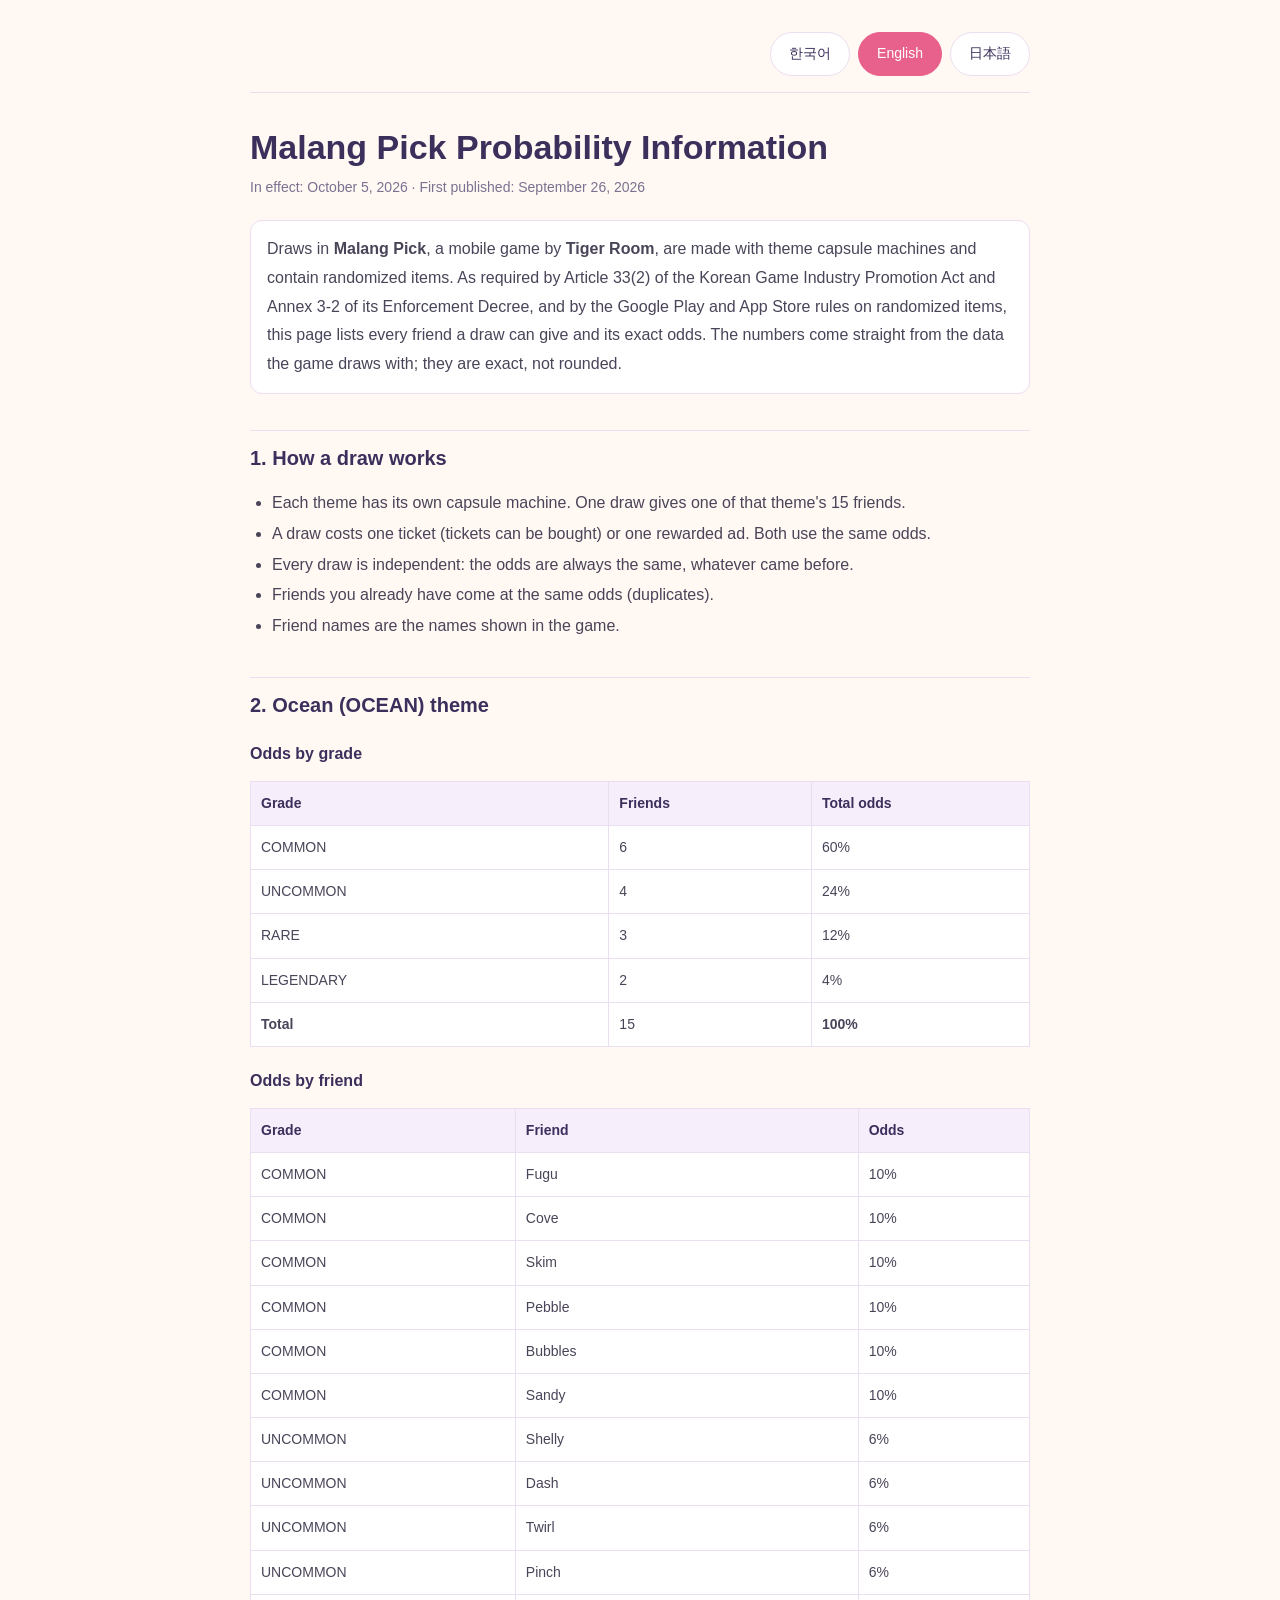
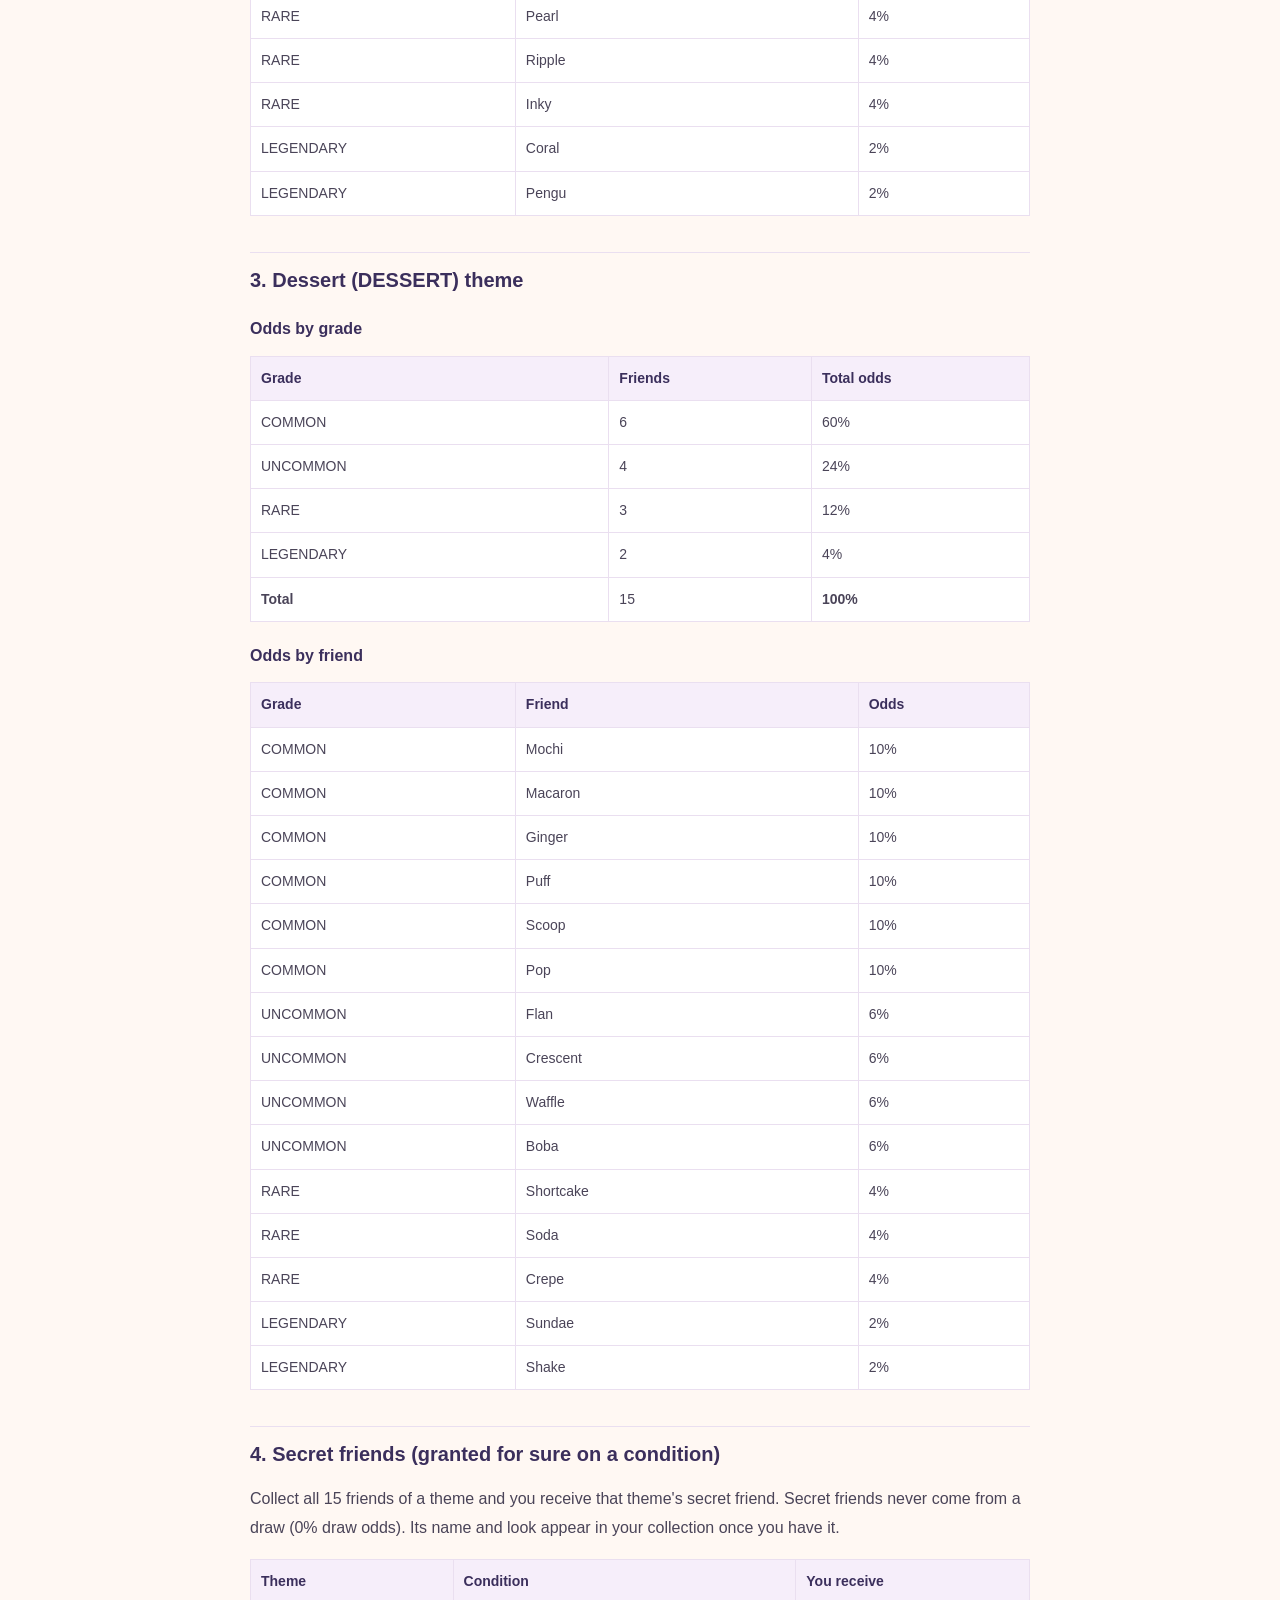
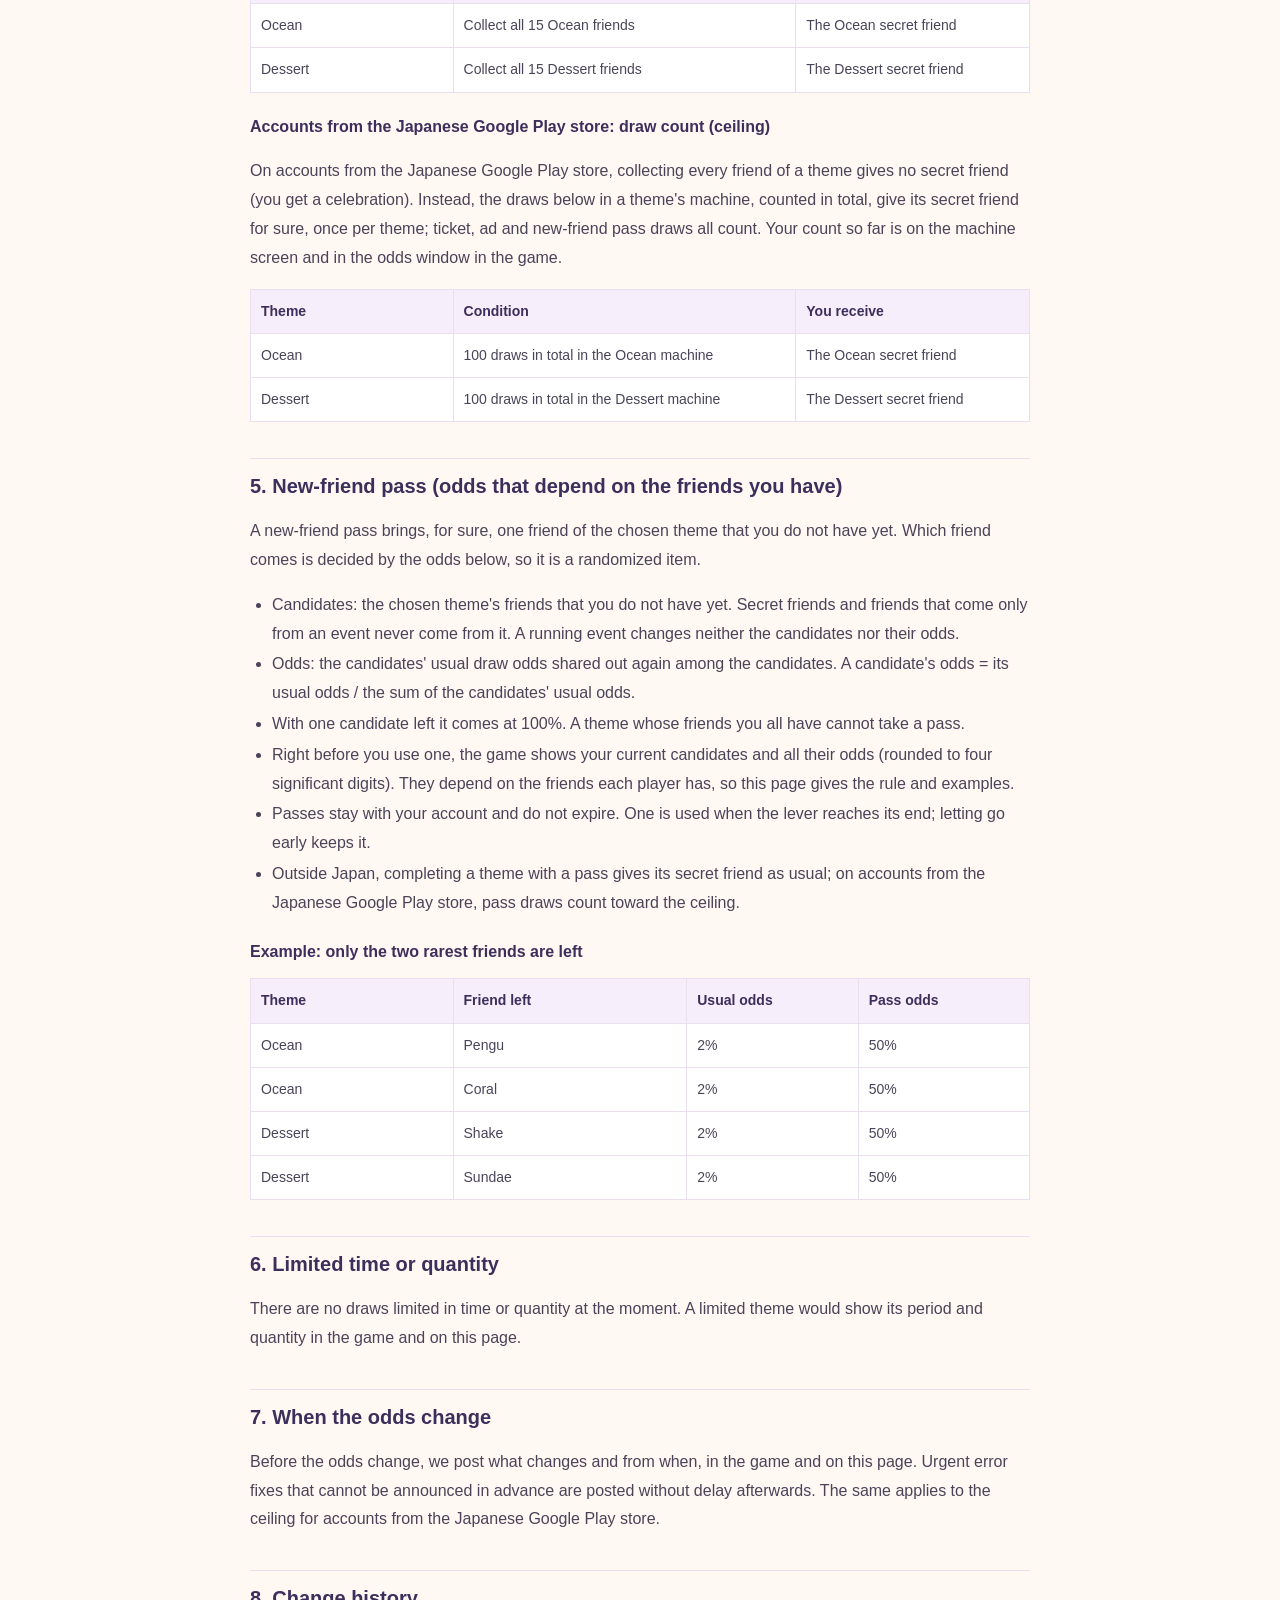
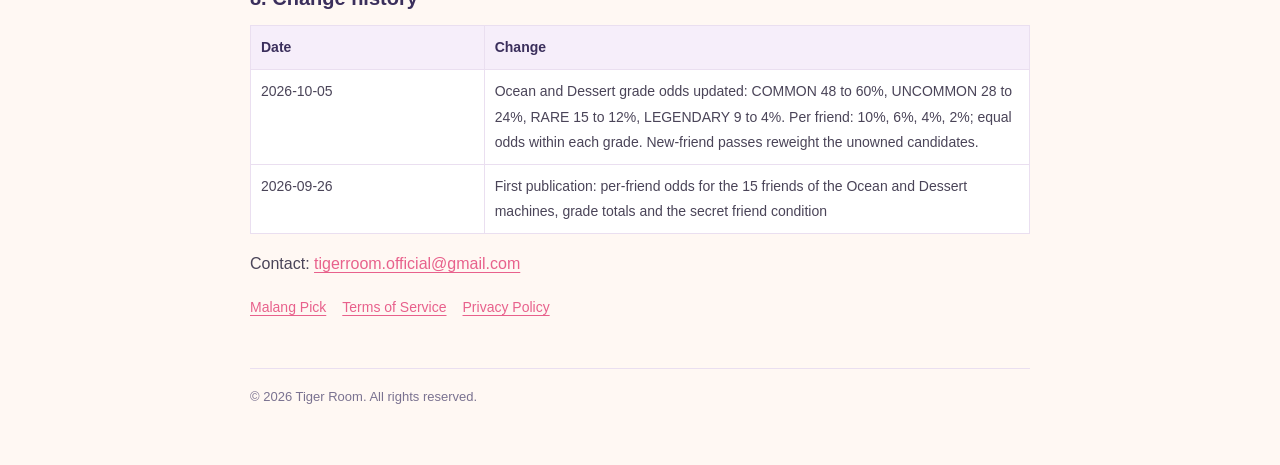
<file: probability.html>
<!DOCTYPE html>
<html lang="ko">
<head>
<meta charset="UTF-8">
<meta name="viewport" content="width=device-width, initial-scale=1.0">
<title>말랑픽 확률 정보 · Malang Pick Probability Information · マランピック 提供割合</title>
<meta name="description" content="Tiger Room 말랑픽(Malang Pick) 뽑기 확률 정보 · Draw odds · ガチャの提供割合">
<link rel="stylesheet" href="assets/site.css">
</head>
<body>

<div class="lang-toggle" role="group" aria-label="언어 / Language / 言語">
  <button type="button" data-lang="ko">한국어</button>
  <button type="button" data-lang="en">English</button>
  <button type="button" data-lang="ja">日本語</button>
</div>

<!-- Generated from the game data (catalog.json, creatures.json, odds-history.json) by make_probability_page.py in the
     Malang Pick repository (Builds/probability-disclosure-20260926); the Japanese section by
     Builds/japan-launch-20261007/tools/make_probability_page_ja.py. Do not edit by hand: regenerate. -->

<!-- ==================== 한국어 ==================== -->
<main id="ko" class="section" lang="ko">

<h1>말랑픽 확률 정보</h1>
<p class="updated">적용일: 2026년 10월 5일 · 최초 공개: 2026년 9월 26일</p>

<p class="lead"><strong>Tiger Room</strong>의 모바일 게임 <strong>말랑픽(Malang Pick)</strong>의 뽑기(테마 캡슐 머신)는 확률형 아이템입니다. 「게임산업진흥에 관한 법률」 제33조제2항과 같은 법 시행령 제19조의2, 별표 3의2에 따라 뽑기로 나오는 모든 친구와 공급 확률을 알려 드립니다. 아래 숫자는 게임이 실제로 뽑을 때 쓰는 데이터에서 그대로 만든 값이며, 반올림하지 않은 정확한 확률입니다.</p>

<h2 id="how">1. 뽑기 방식</h2>
<ul>
  <li>테마마다 캡슐 머신이 있고, 한 번 뽑으면 그 테마의 친구 15종 가운데 1종이 나옵니다.</li>
  <li>티켓 1장(유료로 살 수 있습니다) 또는 광고 1회 시청으로 한 번 뽑습니다. 두 방법의 확률은 같습니다.</li>
  <li>뽑기는 매번 독립입니다. 이전에 무엇이 나왔는지와 상관없이 확률은 늘 같습니다.</li>
  <li>이미 가진 친구도 같은 확률로 나옵니다(중복).</li>
  <li>친구 이름은 게임에 표시되는 이름 그대로 적었습니다. 등급은 게임 표기(영어)와 우리말을 함께 적었습니다.</li>
</ul>

<h2 id="ocean">2. 바다(OCEAN) 테마</h2>
<h3>등급별 합계</h3>
<table>
  <tr><th>등급</th><th style="width:26%">친구 수</th><th style="width:28%">확률 합계</th></tr>
  <tr data-theme="ocean" data-grade="common" data-percent="60"><td>COMMON (일반)</td><td>6종</td><td>60%</td></tr>
  <tr data-theme="ocean" data-grade="uncommon" data-percent="24"><td>UNCOMMON (고급)</td><td>4종</td><td>24%</td></tr>
  <tr data-theme="ocean" data-grade="rare" data-percent="12"><td>RARE (희귀)</td><td>3종</td><td>12%</td></tr>
  <tr data-theme="ocean" data-grade="legendary" data-percent="4"><td>LEGENDARY (전설)</td><td>2종</td><td>4%</td></tr>
  <tr><td><strong>합계</strong></td><td>15종</td><td><strong>100%</strong></td></tr>
</table>
<h3>친구별 확률</h3>
<table>
  <tr><th style="width:34%">등급</th><th>친구</th><th style="width:22%">확률</th></tr>
  <tr data-theme="ocean" data-friend="bubble" data-percent="10"><td>COMMON (일반)</td><td>보거</td><td>10%</td></tr>
  <tr data-theme="ocean" data-friend="cove" data-percent="10"><td>COMMON (일반)</td><td>루키</td><td>10%</td></tr>
  <tr data-theme="ocean" data-friend="skim" data-percent="10"><td>COMMON (일반)</td><td>오리</td><td>10%</td></tr>
  <tr data-theme="ocean" data-friend="pebble" data-percent="10"><td>COMMON (일반)</td><td>톤스</td><td>10%</td></tr>
  <tr data-theme="ocean" data-friend="bubbles" data-percent="10"><td>COMMON (일반)</td><td>보글이</td><td>10%</td></tr>
  <tr data-theme="ocean" data-friend="sand" data-percent="10"><td>COMMON (일반)</td><td>샌디</td><td>10%</td></tr>
  <tr data-theme="ocean" data-friend="shelly" data-percent="6"><td>UNCOMMON (고급)</td><td>부기</td><td>6%</td></tr>
  <tr data-theme="ocean" data-friend="dash" data-percent="6"><td>UNCOMMON (고급)</td><td>돌리</td><td>6%</td></tr>
  <tr data-theme="ocean" data-friend="twirl" data-percent="6"><td>UNCOMMON (고급)</td><td>해피</td><td>6%</td></tr>
  <tr data-theme="ocean" data-friend="pinch" data-percent="6"><td>UNCOMMON (고급)</td><td>크라비</td><td>6%</td></tr>
  <tr data-theme="ocean" data-friend="pearl" data-percent="4"><td>RARE (희귀)</td><td>핑키</td><td>4%</td></tr>
  <tr data-theme="ocean" data-friend="ripple" data-percent="4"><td>RARE (희귀)</td><td>푸르르</td><td>4%</td></tr>
  <tr data-theme="ocean" data-friend="inky" data-percent="4"><td>RARE (희귀)</td><td>퍼프리</td><td>4%</td></tr>
  <tr data-theme="ocean" data-friend="coral" data-percent="2"><td>LEGENDARY (전설)</td><td>코랄스타</td><td>2%</td></tr>
  <tr data-theme="ocean" data-friend="penguin" data-percent="2"><td>LEGENDARY (전설)</td><td>펭구</td><td>2%</td></tr>
</table>

<h2 id="dessert">3. 디저트(DESSERT) 테마</h2>
<h3>등급별 합계</h3>
<table>
  <tr><th>등급</th><th style="width:26%">친구 수</th><th style="width:28%">확률 합계</th></tr>
  <tr data-theme="dessert" data-grade="common" data-percent="60"><td>COMMON (일반)</td><td>6종</td><td>60%</td></tr>
  <tr data-theme="dessert" data-grade="uncommon" data-percent="24"><td>UNCOMMON (고급)</td><td>4종</td><td>24%</td></tr>
  <tr data-theme="dessert" data-grade="rare" data-percent="12"><td>RARE (희귀)</td><td>3종</td><td>12%</td></tr>
  <tr data-theme="dessert" data-grade="legendary" data-percent="4"><td>LEGENDARY (전설)</td><td>2종</td><td>4%</td></tr>
  <tr><td><strong>합계</strong></td><td>15종</td><td><strong>100%</strong></td></tr>
</table>
<h3>친구별 확률</h3>
<table>
  <tr><th style="width:34%">등급</th><th>친구</th><th style="width:22%">확률</th></tr>
  <tr data-theme="dessert" data-friend="mochi" data-percent="10"><td>COMMON (일반)</td><td>모찌</td><td>10%</td></tr>
  <tr data-theme="dessert" data-friend="macaron" data-percent="10"><td>COMMON (일반)</td><td>큐티</td><td>10%</td></tr>
  <tr data-theme="dessert" data-friend="ginger" data-percent="10"><td>COMMON (일반)</td><td>브라운</td><td>10%</td></tr>
  <tr data-theme="dessert" data-friend="puff" data-percent="10"><td>COMMON (일반)</td><td>슈슈</td><td>10%</td></tr>
  <tr data-theme="dessert" data-friend="scoop" data-percent="10"><td>COMMON (일반)</td><td>베리베리</td><td>10%</td></tr>
  <tr data-theme="dessert" data-friend="pop" data-percent="10"><td>COMMON (일반)</td><td>레몬팝</td><td>10%</td></tr>
  <tr data-theme="dessert" data-friend="flan" data-percent="6"><td>UNCOMMON (고급)</td><td>푸디</td><td>6%</td></tr>
  <tr data-theme="dessert" data-friend="crescent" data-percent="6"><td>UNCOMMON (고급)</td><td>크로니</td><td>6%</td></tr>
  <tr data-theme="dessert" data-friend="waffle" data-percent="6"><td>UNCOMMON (고급)</td><td>브리키</td><td>6%</td></tr>
  <tr data-theme="dessert" data-friend="boba" data-percent="6"><td>UNCOMMON (고급)</td><td>밀키</td><td>6%</td></tr>
  <tr data-theme="dessert" data-friend="shortcake" data-percent="4"><td>RARE (희귀)</td><td>스위티</td><td>4%</td></tr>
  <tr data-theme="dessert" data-friend="soda" data-percent="4"><td>RARE (희귀)</td><td>멜루미</td><td>4%</td></tr>
  <tr data-theme="dessert" data-friend="crepe" data-percent="4"><td>RARE (희귀)</td><td>롤리</td><td>4%</td></tr>
  <tr data-theme="dessert" data-friend="sundae" data-percent="2"><td>LEGENDARY (전설)</td><td>트리플</td><td>2%</td></tr>
  <tr data-theme="dessert" data-friend="shake" data-percent="2"><td>LEGENDARY (전설)</td><td>유니콘</td><td>2%</td></tr>
</table>

<h2 id="secret">4. 시크릿 친구 (조건을 채우면 확정으로 받음)</h2>
<p>테마의 친구 15종을 모두 모으면 그 테마의 시크릿 친구 1종을 받습니다. 시크릿 친구는 뽑기로는 나오지 않습니다(뽑기 확률 0%). 받은 뒤에는 컬렉션에서 이름과 모습이 공개됩니다.</p>
<table>
  <tr><th style="width:26%">테마</th><th>조건</th><th style="width:30%">받는 친구</th></tr>
  <tr data-theme="ocean" data-secret="1" data-percent="0"><td>바다(OCEAN)</td><td>바다 친구 15종을 모두 모으기</td><td>바다 시크릿 친구 1종</td></tr>
  <tr data-theme="dessert" data-secret="1" data-percent="0"><td>디저트(DESSERT)</td><td>디저트 친구 15종을 모두 모으기</td><td>디저트 시크릿 친구 1종</td></tr>
</table>

<h3>일본 Google Play 계정: 뽑기 횟수(천장)</h3>
<p>일본 Google Play 계정에서는 테마의 친구를 모두 모아도 시크릿 친구를 주지 않습니다(축하 메시지만 나옵니다). 대신 테마 머신에서 아래 횟수만큼 뽑으면 그 테마의 시크릿 친구 1종을 확정으로 받습니다(누적 횟수, 테마마다 한 번). 티켓·광고·새 친구 확정권 뽑기를 모두 셉니다. 지금까지의 횟수는 게임 안 머신 화면과 확률 창에 나옵니다.</p>
<table>
  <tr><th style="width:26%">테마</th><th>조건</th><th style="width:30%">받는 친구</th></tr>
  <tr data-theme="ocean" data-secret="1" data-ceiling="100"><td>바다(OCEAN)</td><td>바다 머신에서 누적 100회 뽑기</td><td>바다 시크릿 친구 1종</td></tr>
  <tr data-theme="dessert" data-secret="1" data-ceiling="100"><td>디저트(DESSERT)</td><td>디저트 머신에서 누적 100회 뽑기</td><td>디저트 시크릿 친구 1종</td></tr>
</table>

<h2 id="guarantee">5. 새 친구 확정권 (가진 친구에 따라 확률이 바뀜)</h2>
<p>새 친구 확정권은 고른 테마에서 아직 가지고 있지 않은 친구 1종을 확정으로 데려오는 아이템입니다. 어느 친구가 나올지는 아래 확률로 정해지므로 확률형 아이템입니다.</p>
<ul>
  <li>후보: 고른 테마의 친구 가운데 아직 가지고 있지 않은 친구입니다. 시크릿 친구와 이벤트로만 나오는 친구는 나오지 않습니다. 이벤트가 열려 있어도 후보와 확률은 바뀌지 않습니다.</li>
  <li>확률: 후보들의 원래 뽑기 확률을 후보끼리 다시 나눈 값입니다. 후보 친구의 확률 = 그 친구의 원래 확률 ÷ 후보들의 원래 확률 합계.</li>
  <li>후보가 1종이면 그 친구가 100%로 나옵니다. 테마의 친구를 모두 모았으면 그 테마에서는 쓸 수 없습니다.</li>
  <li>쓰기 직전 게임 안 확인 창에 지금의 후보와 확률을 모두 보여 드립니다(유효숫자 4자리로 반올림). 사람마다 가진 친구가 달라 확률이 다르므로, 이 페이지에는 계산 방법과 예시를 적습니다.</li>
  <li>확정권은 계정에 보관되며 사용 기한이 없습니다. 레버를 끝까지 돌렸을 때 1장이 쓰이고, 중간에 놓으면 쓰이지 않습니다.</li>
  <li>일본 밖 Google Play 계정은 확정권으로 테마의 친구를 모두 모으면 평소처럼 시크릿 친구를 받습니다. 일본 Google Play 계정은 확정권 뽑기도 천장 횟수에 셉니다.</li>
</ul>
<h3>예시: 가장 드문 두 친구만 남았을 때</h3>
<table>
  <tr><th style="width:26%">테마</th><th>남은 친구</th><th style="width:22%">원래 확률</th><th style="width:22%">확정권 확률</th></tr>
  <tr data-guarantee-example="ocean" data-friend="penguin" data-percent="50"><td>바다(OCEAN)</td><td>펭구</td><td>2%</td><td>50%</td></tr>
  <tr data-guarantee-example="ocean" data-friend="coral" data-percent="50"><td>바다(OCEAN)</td><td>코랄스타</td><td>2%</td><td>50%</td></tr>
  <tr data-guarantee-example="dessert" data-friend="shake" data-percent="50"><td>디저트(DESSERT)</td><td>유니콘</td><td>2%</td><td>50%</td></tr>
  <tr data-guarantee-example="dessert" data-friend="sundae" data-percent="50"><td>디저트(DESSERT)</td><td>트리플</td><td>2%</td><td>50%</td></tr>
</table>

<h2 id="limited">6. 기간·수량 한정</h2>
<p>지금은 기간이나 수량이 한정된 뽑기가 없습니다. 한정 테마를 열면 제공 기간과 수량을 게임 안과 이 페이지에 적습니다.</p>

<h2 id="changes">7. 확률을 바꿀 때</h2>
<p>확률을 바꿀 때는 바뀌는 내용과 적용 시점을 미리 게임 안과 이 페이지에 알립니다. 긴급한 오류 수정처럼 미리 알리기 어려운 경우에는 고친 뒤 지체 없이 알립니다. 일본 Google Play 계정의 천장 횟수를 바꿀 때도 같습니다.</p>

<h2 id="history">8. 변경 이력</h2>
<table>
  <tr><th style="width:30%">날짜</th><th>내용</th></tr>
  <tr data-history="2026-10-05"><td>2026-10-05</td><td>바다·디저트 등급 확률 조정: COMMON 48→60%, UNCOMMON 28→24%, RARE 15→12%, LEGENDARY 9→4%. 친구별 10%·6%·4%·2%, 같은 등급 안에서는 동일 확률. 새 친구 확정권은 미보유 친구 가중치를 다시 나눕니다.</td></tr>
  <tr data-history="2026-09-26"><td>2026-09-26</td><td>확률 최초 공개: 바다·디저트 테마 머신의 친구별 확률(각 15종), 등급별 합계, 시크릿 친구를 받는 조건</td></tr>
</table>

<p>문의: <a href="mailto:tigerroom.official@gmail.com">tigerroom.official@gmail.com</a></p>
<p class="links"><a href="index.html">말랑픽 안내</a><a href="terms.html?lang=ko">이용약관</a><a href="privacy-policy.html?lang=ko">개인정보처리방침</a></p>
</main>

<!-- ==================== English ==================== -->
<main id="en" class="section" lang="en">

<h1>Malang Pick Probability Information</h1>
<p class="updated">In effect: October 5, 2026 · First published: September 26, 2026</p>

<p class="lead">Draws in <strong>Malang Pick</strong>, a mobile game by <strong>Tiger Room</strong>, are made with theme capsule machines and contain randomized items. As required by Article 33(2) of the Korean Game Industry Promotion Act and Annex 3-2 of its Enforcement Decree, and by the Google Play and App Store rules on randomized items, this page lists every friend a draw can give and its exact odds. The numbers come straight from the data the game draws with; they are exact, not rounded.</p>

<h2 id="how">1. How a draw works</h2>
<ul>
  <li>Each theme has its own capsule machine. One draw gives one of that theme&#x27;s 15 friends.</li>
  <li>A draw costs one ticket (tickets can be bought) or one rewarded ad. Both use the same odds.</li>
  <li>Every draw is independent: the odds are always the same, whatever came before.</li>
  <li>Friends you already have come at the same odds (duplicates).</li>
  <li>Friend names are the names shown in the game.</li>
</ul>

<h2 id="ocean">2. Ocean (OCEAN) theme</h2>
<h3>Odds by grade</h3>
<table>
  <tr><th>Grade</th><th style="width:26%">Friends</th><th style="width:28%">Total odds</th></tr>
  <tr data-theme="ocean" data-grade="common" data-percent="60"><td>COMMON</td><td>6</td><td>60%</td></tr>
  <tr data-theme="ocean" data-grade="uncommon" data-percent="24"><td>UNCOMMON</td><td>4</td><td>24%</td></tr>
  <tr data-theme="ocean" data-grade="rare" data-percent="12"><td>RARE</td><td>3</td><td>12%</td></tr>
  <tr data-theme="ocean" data-grade="legendary" data-percent="4"><td>LEGENDARY</td><td>2</td><td>4%</td></tr>
  <tr><td><strong>Total</strong></td><td>15</td><td><strong>100%</strong></td></tr>
</table>
<h3>Odds by friend</h3>
<table>
  <tr><th style="width:34%">Grade</th><th>Friend</th><th style="width:22%">Odds</th></tr>
  <tr data-theme="ocean" data-friend="bubble" data-percent="10"><td>COMMON</td><td>Fugu</td><td>10%</td></tr>
  <tr data-theme="ocean" data-friend="cove" data-percent="10"><td>COMMON</td><td>Cove</td><td>10%</td></tr>
  <tr data-theme="ocean" data-friend="skim" data-percent="10"><td>COMMON</td><td>Skim</td><td>10%</td></tr>
  <tr data-theme="ocean" data-friend="pebble" data-percent="10"><td>COMMON</td><td>Pebble</td><td>10%</td></tr>
  <tr data-theme="ocean" data-friend="bubbles" data-percent="10"><td>COMMON</td><td>Bubbles</td><td>10%</td></tr>
  <tr data-theme="ocean" data-friend="sand" data-percent="10"><td>COMMON</td><td>Sandy</td><td>10%</td></tr>
  <tr data-theme="ocean" data-friend="shelly" data-percent="6"><td>UNCOMMON</td><td>Shelly</td><td>6%</td></tr>
  <tr data-theme="ocean" data-friend="dash" data-percent="6"><td>UNCOMMON</td><td>Dash</td><td>6%</td></tr>
  <tr data-theme="ocean" data-friend="twirl" data-percent="6"><td>UNCOMMON</td><td>Twirl</td><td>6%</td></tr>
  <tr data-theme="ocean" data-friend="pinch" data-percent="6"><td>UNCOMMON</td><td>Pinch</td><td>6%</td></tr>
  <tr data-theme="ocean" data-friend="pearl" data-percent="4"><td>RARE</td><td>Pearl</td><td>4%</td></tr>
  <tr data-theme="ocean" data-friend="ripple" data-percent="4"><td>RARE</td><td>Ripple</td><td>4%</td></tr>
  <tr data-theme="ocean" data-friend="inky" data-percent="4"><td>RARE</td><td>Inky</td><td>4%</td></tr>
  <tr data-theme="ocean" data-friend="coral" data-percent="2"><td>LEGENDARY</td><td>Coral</td><td>2%</td></tr>
  <tr data-theme="ocean" data-friend="penguin" data-percent="2"><td>LEGENDARY</td><td>Pengu</td><td>2%</td></tr>
</table>

<h2 id="dessert">3. Dessert (DESSERT) theme</h2>
<h3>Odds by grade</h3>
<table>
  <tr><th>Grade</th><th style="width:26%">Friends</th><th style="width:28%">Total odds</th></tr>
  <tr data-theme="dessert" data-grade="common" data-percent="60"><td>COMMON</td><td>6</td><td>60%</td></tr>
  <tr data-theme="dessert" data-grade="uncommon" data-percent="24"><td>UNCOMMON</td><td>4</td><td>24%</td></tr>
  <tr data-theme="dessert" data-grade="rare" data-percent="12"><td>RARE</td><td>3</td><td>12%</td></tr>
  <tr data-theme="dessert" data-grade="legendary" data-percent="4"><td>LEGENDARY</td><td>2</td><td>4%</td></tr>
  <tr><td><strong>Total</strong></td><td>15</td><td><strong>100%</strong></td></tr>
</table>
<h3>Odds by friend</h3>
<table>
  <tr><th style="width:34%">Grade</th><th>Friend</th><th style="width:22%">Odds</th></tr>
  <tr data-theme="dessert" data-friend="mochi" data-percent="10"><td>COMMON</td><td>Mochi</td><td>10%</td></tr>
  <tr data-theme="dessert" data-friend="macaron" data-percent="10"><td>COMMON</td><td>Macaron</td><td>10%</td></tr>
  <tr data-theme="dessert" data-friend="ginger" data-percent="10"><td>COMMON</td><td>Ginger</td><td>10%</td></tr>
  <tr data-theme="dessert" data-friend="puff" data-percent="10"><td>COMMON</td><td>Puff</td><td>10%</td></tr>
  <tr data-theme="dessert" data-friend="scoop" data-percent="10"><td>COMMON</td><td>Scoop</td><td>10%</td></tr>
  <tr data-theme="dessert" data-friend="pop" data-percent="10"><td>COMMON</td><td>Pop</td><td>10%</td></tr>
  <tr data-theme="dessert" data-friend="flan" data-percent="6"><td>UNCOMMON</td><td>Flan</td><td>6%</td></tr>
  <tr data-theme="dessert" data-friend="crescent" data-percent="6"><td>UNCOMMON</td><td>Crescent</td><td>6%</td></tr>
  <tr data-theme="dessert" data-friend="waffle" data-percent="6"><td>UNCOMMON</td><td>Waffle</td><td>6%</td></tr>
  <tr data-theme="dessert" data-friend="boba" data-percent="6"><td>UNCOMMON</td><td>Boba</td><td>6%</td></tr>
  <tr data-theme="dessert" data-friend="shortcake" data-percent="4"><td>RARE</td><td>Shortcake</td><td>4%</td></tr>
  <tr data-theme="dessert" data-friend="soda" data-percent="4"><td>RARE</td><td>Soda</td><td>4%</td></tr>
  <tr data-theme="dessert" data-friend="crepe" data-percent="4"><td>RARE</td><td>Crepe</td><td>4%</td></tr>
  <tr data-theme="dessert" data-friend="sundae" data-percent="2"><td>LEGENDARY</td><td>Sundae</td><td>2%</td></tr>
  <tr data-theme="dessert" data-friend="shake" data-percent="2"><td>LEGENDARY</td><td>Shake</td><td>2%</td></tr>
</table>

<h2 id="secret">4. Secret friends (granted for sure on a condition)</h2>
<p>Collect all 15 friends of a theme and you receive that theme&#x27;s secret friend. Secret friends never come from a draw (0% draw odds). Its name and look appear in your collection once you have it.</p>
<table>
  <tr><th style="width:26%">Theme</th><th>Condition</th><th style="width:30%">You receive</th></tr>
  <tr data-theme="ocean" data-secret="1" data-percent="0"><td>Ocean</td><td>Collect all 15 Ocean friends</td><td>The Ocean secret friend</td></tr>
  <tr data-theme="dessert" data-secret="1" data-percent="0"><td>Dessert</td><td>Collect all 15 Dessert friends</td><td>The Dessert secret friend</td></tr>
</table>

<h3>Accounts from the Japanese Google Play store: draw count (ceiling)</h3>
<p>On accounts from the Japanese Google Play store, collecting every friend of a theme gives no secret friend (you get a celebration). Instead, the draws below in a theme&#x27;s machine, counted in total, give its secret friend for sure, once per theme; ticket, ad and new-friend pass draws all count. Your count so far is on the machine screen and in the odds window in the game.</p>
<table>
  <tr><th style="width:26%">Theme</th><th>Condition</th><th style="width:30%">You receive</th></tr>
  <tr data-theme="ocean" data-secret="1" data-ceiling="100"><td>Ocean</td><td>100 draws in total in the Ocean machine</td><td>The Ocean secret friend</td></tr>
  <tr data-theme="dessert" data-secret="1" data-ceiling="100"><td>Dessert</td><td>100 draws in total in the Dessert machine</td><td>The Dessert secret friend</td></tr>
</table>

<h2 id="guarantee">5. New-friend pass (odds that depend on the friends you have)</h2>
<p>A new-friend pass brings, for sure, one friend of the chosen theme that you do not have yet. Which friend comes is decided by the odds below, so it is a randomized item.</p>
<ul>
  <li>Candidates: the chosen theme&#x27;s friends that you do not have yet. Secret friends and friends that come only from an event never come from it. A running event changes neither the candidates nor their odds.</li>
  <li>Odds: the candidates&#x27; usual draw odds shared out again among the candidates. A candidate&#x27;s odds = its usual odds / the sum of the candidates&#x27; usual odds.</li>
  <li>With one candidate left it comes at 100%. A theme whose friends you all have cannot take a pass.</li>
  <li>Right before you use one, the game shows your current candidates and all their odds (rounded to four significant digits). They depend on the friends each player has, so this page gives the rule and examples.</li>
  <li>Passes stay with your account and do not expire. One is used when the lever reaches its end; letting go early keeps it.</li>
  <li>Outside Japan, completing a theme with a pass gives its secret friend as usual; on accounts from the Japanese Google Play store, pass draws count toward the ceiling.</li>
</ul>
<h3>Example: only the two rarest friends are left</h3>
<table>
  <tr><th style="width:26%">Theme</th><th>Friend left</th><th style="width:22%">Usual odds</th><th style="width:22%">Pass odds</th></tr>
  <tr data-guarantee-example="ocean" data-friend="penguin" data-percent="50"><td>Ocean</td><td>Pengu</td><td>2%</td><td>50%</td></tr>
  <tr data-guarantee-example="ocean" data-friend="coral" data-percent="50"><td>Ocean</td><td>Coral</td><td>2%</td><td>50%</td></tr>
  <tr data-guarantee-example="dessert" data-friend="shake" data-percent="50"><td>Dessert</td><td>Shake</td><td>2%</td><td>50%</td></tr>
  <tr data-guarantee-example="dessert" data-friend="sundae" data-percent="50"><td>Dessert</td><td>Sundae</td><td>2%</td><td>50%</td></tr>
</table>

<h2 id="limited">6. Limited time or quantity</h2>
<p>There are no draws limited in time or quantity at the moment. A limited theme would show its period and quantity in the game and on this page.</p>

<h2 id="changes">7. When the odds change</h2>
<p>Before the odds change, we post what changes and from when, in the game and on this page. Urgent error fixes that cannot be announced in advance are posted without delay afterwards. The same applies to the ceiling for accounts from the Japanese Google Play store.</p>

<h2 id="history">8. Change history</h2>
<table>
  <tr><th style="width:30%">Date</th><th>Change</th></tr>
  <tr data-history="2026-10-05"><td>2026-10-05</td><td>Ocean and Dessert grade odds updated: COMMON 48 to 60%, UNCOMMON 28 to 24%, RARE 15 to 12%, LEGENDARY 9 to 4%. Per friend: 10%, 6%, 4%, 2%; equal odds within each grade. New-friend passes reweight the unowned candidates.</td></tr>
  <tr data-history="2026-09-26"><td>2026-09-26</td><td>First publication: per-friend odds for the 15 friends of the Ocean and Dessert machines, grade totals and the secret friend condition</td></tr>
</table>

<p>Contact: <a href="mailto:tigerroom.official@gmail.com">tigerroom.official@gmail.com</a></p>
<p class="links"><a href="index.html">Malang Pick</a><a href="terms.html?lang=en">Terms of Service</a><a href="privacy-policy.html?lang=en">Privacy Policy</a></p>
</main>

<!-- ==================== 日本語 ==================== -->
<main id="ja" class="section" lang="ja">

<h1>マランピック 提供割合</h1>
<p class="updated">適用日：2026年10月5日 · 初回公開：2026年9月26日</p>

<p class="lead"><strong>Tiger Room</strong>のモバイルゲーム「<strong>マランピック（Malang Pick）</strong>」のガチャ（テーマのガチャマシン）は、出てくるともだちがランダムに決まる「ランダム型アイテム提供方式」です。運営会社の所在国である韓国の「ゲーム産業振興に関する法律」第33条第2項と同法施行令第19条の2・別表3の2、Google PlayとApp Storeのランダム型アイテムに関するルールにもとづき、ガチャで出るすべてのともだちと、その提供割合をお知らせします。下の数字は、ゲームが実際の抽選に使うデータからそのまま作った値で、四捨五入していない正確な提供割合です。</p>

<h2 id="ja-how">1. ガチャのしくみ</h2>
<ul>
  <li>テーマごとにガチャマシンがあり、1回引くと、そのテーマのともだち15種のうち1種が出ます。</li>
  <li>チケット1枚（有償で購入することもできます）または広告1回の視聴で、1回引けます。どちらも提供割合は同じです。</li>
  <li>チケットや広告で引くガチャは、毎回、前の結果に関係なく抽選されます。それまでに何が出たかによって、提供割合が変わることはありません（未所持確定チケットは5番をご覧ください）。</li>
  <li>すでに持っているともだちも、提供割合どおりに出ます（重複します）。</li>
  <li>ともだちの名前は、ゲームの日本語表示の名前です。等級は、ゲームの表記（英語）と日本語を併記しています。</li>
</ul>

<h2 id="ja-ocean">2. うみ（OCEAN）テーマ</h2>
<h3>等級別の合計</h3>
<table>
  <tr><th>等級</th><th style="width:26%">ともだちの数</th><th style="width:28%">提供割合の合計</th></tr>
  <tr data-theme="ocean" data-grade="common" data-percent="60"><td>COMMON（コモン）</td><td>6種</td><td>60%</td></tr>
  <tr data-theme="ocean" data-grade="uncommon" data-percent="24"><td>UNCOMMON（アンコモン）</td><td>4種</td><td>24%</td></tr>
  <tr data-theme="ocean" data-grade="rare" data-percent="12"><td>RARE（レア）</td><td>3種</td><td>12%</td></tr>
  <tr data-theme="ocean" data-grade="legendary" data-percent="4"><td>LEGENDARY（レジェンド）</td><td>2種</td><td>4%</td></tr>
  <tr><td><strong>合計</strong></td><td>15種</td><td><strong>100%</strong></td></tr>
</table>
<h3>ともだち別の提供割合</h3>
<table>
  <tr><th style="width:34%">等級</th><th>ともだち</th><th style="width:22%">提供割合</th></tr>
  <tr data-theme="ocean" data-friend="bubble" data-percent="10"><td>COMMON（コモン）</td><td>プクー</td><td>10%</td></tr>
  <tr data-theme="ocean" data-friend="cove" data-percent="10"><td>COMMON（コモン）</td><td>ルキ</td><td>10%</td></tr>
  <tr data-theme="ocean" data-friend="skim" data-percent="10"><td>COMMON（コモン）</td><td>ヒラリ</td><td>10%</td></tr>
  <tr data-theme="ocean" data-friend="pebble" data-percent="10"><td>COMMON（コモン）</td><td>コロン</td><td>10%</td></tr>
  <tr data-theme="ocean" data-friend="bubbles" data-percent="10"><td>COMMON（コモン）</td><td>コポ</td><td>10%</td></tr>
  <tr data-theme="ocean" data-friend="sand" data-percent="10"><td>COMMON（コモン）</td><td>サンディ</td><td>10%</td></tr>
  <tr data-theme="ocean" data-friend="shelly" data-percent="6"><td>UNCOMMON（アンコモン）</td><td>ブギー</td><td>6%</td></tr>
  <tr data-theme="ocean" data-friend="dash" data-percent="6"><td>UNCOMMON（アンコモン）</td><td>キュイ</td><td>6%</td></tr>
  <tr data-theme="ocean" data-friend="twirl" data-percent="6"><td>UNCOMMON（アンコモン）</td><td>ハピ</td><td>6%</td></tr>
  <tr data-theme="ocean" data-friend="pinch" data-percent="6"><td>UNCOMMON（アンコモン）</td><td>クラビー</td><td>6%</td></tr>
  <tr data-theme="ocean" data-friend="pearl" data-percent="4"><td>RARE（レア）</td><td>ピンキー</td><td>4%</td></tr>
  <tr data-theme="ocean" data-friend="ripple" data-percent="4"><td>RARE（レア）</td><td>プルル</td><td>4%</td></tr>
  <tr data-theme="ocean" data-friend="inky" data-percent="4"><td>RARE（レア）</td><td>パフリー</td><td>4%</td></tr>
  <tr data-theme="ocean" data-friend="coral" data-percent="2"><td>LEGENDARY（レジェンド）</td><td>コーラル</td><td>2%</td></tr>
  <tr data-theme="ocean" data-friend="penguin" data-percent="2"><td>LEGENDARY（レジェンド）</td><td>ペング</td><td>2%</td></tr>
</table>

<h2 id="ja-dessert">3. スイーツ（DESSERT）テーマ</h2>
<h3>等級別の合計</h3>
<table>
  <tr><th>等級</th><th style="width:26%">ともだちの数</th><th style="width:28%">提供割合の合計</th></tr>
  <tr data-theme="dessert" data-grade="common" data-percent="60"><td>COMMON（コモン）</td><td>6種</td><td>60%</td></tr>
  <tr data-theme="dessert" data-grade="uncommon" data-percent="24"><td>UNCOMMON（アンコモン）</td><td>4種</td><td>24%</td></tr>
  <tr data-theme="dessert" data-grade="rare" data-percent="12"><td>RARE（レア）</td><td>3種</td><td>12%</td></tr>
  <tr data-theme="dessert" data-grade="legendary" data-percent="4"><td>LEGENDARY（レジェンド）</td><td>2種</td><td>4%</td></tr>
  <tr><td><strong>合計</strong></td><td>15種</td><td><strong>100%</strong></td></tr>
</table>
<h3>ともだち別の提供割合</h3>
<table>
  <tr><th style="width:34%">等級</th><th>ともだち</th><th style="width:22%">提供割合</th></tr>
  <tr data-theme="dessert" data-friend="mochi" data-percent="10"><td>COMMON（コモン）</td><td>もっちー</td><td>10%</td></tr>
  <tr data-theme="dessert" data-friend="macaron" data-percent="10"><td>COMMON（コモン）</td><td>ミント</td><td>10%</td></tr>
  <tr data-theme="dessert" data-friend="ginger" data-percent="10"><td>COMMON（コモン）</td><td>ジンジャー</td><td>10%</td></tr>
  <tr data-theme="dessert" data-friend="puff" data-percent="10"><td>COMMON（コモン）</td><td>シュシュ</td><td>10%</td></tr>
  <tr data-theme="dessert" data-friend="scoop" data-percent="10"><td>COMMON（コモン）</td><td>ベリーベリー</td><td>10%</td></tr>
  <tr data-theme="dessert" data-friend="pop" data-percent="10"><td>COMMON（コモン）</td><td>レモンポップ</td><td>10%</td></tr>
  <tr data-theme="dessert" data-friend="flan" data-percent="6"><td>UNCOMMON（アンコモン）</td><td>プディ</td><td>6%</td></tr>
  <tr data-theme="dessert" data-friend="crescent" data-percent="6"><td>UNCOMMON（アンコモン）</td><td>クロニー</td><td>6%</td></tr>
  <tr data-theme="dessert" data-friend="waffle" data-percent="6"><td>UNCOMMON（アンコモン）</td><td>ワッフィ</td><td>6%</td></tr>
  <tr data-theme="dessert" data-friend="boba" data-percent="6"><td>UNCOMMON（アンコモン）</td><td>ミルティ</td><td>6%</td></tr>
  <tr data-theme="dessert" data-friend="shortcake" data-percent="4"><td>RARE（レア）</td><td>スイーティ</td><td>4%</td></tr>
  <tr data-theme="dessert" data-friend="soda" data-percent="4"><td>RARE（レア）</td><td>メルミ</td><td>4%</td></tr>
  <tr data-theme="dessert" data-friend="crepe" data-percent="4"><td>RARE（レア）</td><td>クルン</td><td>4%</td></tr>
  <tr data-theme="dessert" data-friend="sundae" data-percent="2"><td>LEGENDARY（レジェンド）</td><td>トリプル</td><td>2%</td></tr>
  <tr data-theme="dessert" data-friend="shake" data-percent="2"><td>LEGENDARY（レジェンド）</td><td>ユニコーン</td><td>2%</td></tr>
</table>

<h2 id="ja-secret">4. シークレットのともだち（条件を満たすと必ずもらえる）</h2>
<p>シークレットのともだちは、ガチャの抽選では出ません（提供割合0%）。受け取ると、コレクションで名前と姿が公開されます。各テーマのシークレットは、1つのアカウントにつき1回受け取れます。受け取る条件は、Google Playアカウントの国・地域によって次のとおり異なります。</p>
<h3 id="ja-ceiling">日本のGoogle Playアカウント：ガチャの回数（天井）</h3>
<p>テーマのガチャマシンで下の回数を引くと、そのテーマのシークレットのともだち1種を必ず受け取れます。回数はテーマごとに数え、無料・有償のチケット、広告、未所持確定チケットで引いた回数をすべて含みます。これまでの回数は、ゲーム内のガチャマシンの画面と提供割合の画面で確認できます。日本のGoogle Playアカウントでは、テーマのともだちをすべてそろえても、それだけではシークレットはもらえません（お祝いのメッセージが表示されます）。</p>
<table>
  <tr><th style="width:26%">テーマ</th><th>条件</th><th style="width:30%">受け取れるともだち</th></tr>
  <tr data-theme="ocean" data-secret="1" data-ceiling="100"><td>うみ（OCEAN）</td><td>うみのガチャマシンで100回引く</td><td>うみのシークレットのともだち1種</td></tr>
  <tr data-theme="dessert" data-secret="1" data-ceiling="100"><td>スイーツ（DESSERT）</td><td>スイーツのガチャマシンで100回引く</td><td>スイーツのシークレットのともだち1種</td></tr>
</table>

<h3 id="ja-complete">日本以外の国・地域のGoogle Playアカウント：ともだちをそろえる</h3>
<p>テーマのともだち15種をすべてそろえると、そのテーマのシークレットのともだち1種を受け取れます。</p>
<table>
  <tr><th style="width:26%">テーマ</th><th>条件</th><th style="width:30%">受け取れるともだち</th></tr>
  <tr data-theme="ocean" data-secret="1" data-percent="0"><td>うみ（OCEAN）</td><td>うみのともだち15種をすべてそろえる</td><td>うみのシークレットのともだち1種</td></tr>
  <tr data-theme="dessert" data-secret="1" data-percent="0"><td>スイーツ（DESSERT）</td><td>スイーツのともだち15種をすべてそろえる</td><td>スイーツのシークレットのともだち1種</td></tr>
</table>

<h2 id="ja-guarantee">5. 未所持確定チケット（持っているともだちによって提供割合が変わる）</h2>
<p>未所持確定チケットは、選んだテーマで、まだ持っていないともだち1種を必ずお迎えできるアイテムです。どのともだちが出るかは下の提供割合で決まるため、ランダム型アイテムです。</p>
<ul>
  <li>候補：選んだテーマのともだちのうち、まだ持っていないともだちです。シークレットのともだちと、イベント期間だけ出るともだちは出ません。イベント中でも、候補と提供割合は変わりません。</li>
  <li>提供割合：候補の通常の提供割合を、候補どうしで再計算した値です。候補のともだちの提供割合 ＝ そのともだちの通常の提供割合 ÷ 候補の通常の提供割合の合計。</li>
  <li>候補が1種なら、そのともだちが100%で出ます。テーマのともだちをすべて持っている場合、そのテーマでは使えません。</li>
  <li>使う直前に、ゲーム内の確認画面で、そのときの候補と提供割合をすべて表示します（有効数字4けたに四捨五入）。持っているともだちは人によって違い、提供割合も人によって異なるため、このページには計算のしかたと例を記載しています。</li>
  <li>確定チケットはアカウントに保管され、使用期限はありません。レバーを最後まで回したときに1枚使われ、途中で手を離すと使われません。</li>
  <li>日本のGoogle Playアカウントでは、確定チケットで引いた分も、天井までの回数に含めます。日本以外のGoogle Playアカウントでは、確定チケットでテーマのともだちをすべてそろえると、通常どおりシークレットのともだちを受け取れます。</li>
</ul>
<h3>例：いちばん出にくい2種だけが残っているとき</h3>
<table>
  <tr><th style="width:26%">テーマ</th><th>残っているともだち</th><th style="width:22%">通常の提供割合</th><th style="width:22%">確定チケットの提供割合</th></tr>
  <tr data-guarantee-example="ocean" data-friend="penguin" data-percent="50"><td>うみ（OCEAN）</td><td>ペング</td><td>2%</td><td>50%</td></tr>
  <tr data-guarantee-example="ocean" data-friend="coral" data-percent="50"><td>うみ（OCEAN）</td><td>コーラル</td><td>2%</td><td>50%</td></tr>
  <tr data-guarantee-example="dessert" data-friend="shake" data-percent="50"><td>スイーツ（DESSERT）</td><td>ユニコーン</td><td>2%</td><td>50%</td></tr>
  <tr data-guarantee-example="dessert" data-friend="sundae" data-percent="50"><td>スイーツ（DESSERT）</td><td>トリプル</td><td>2%</td><td>50%</td></tr>
</table>

<h2 id="ja-limited">6. 期間・数量限定</h2>
<p>現在、期間や数量が限定されたガチャはありません。限定テーマを開く場合は、提供期間と数量をゲーム内とこのページに記載します。</p>

<h2 id="ja-changes">7. 提供割合を変更するとき</h2>
<p>提供割合を変更するときは、変更の内容と適用の時期を、事前にゲーム内とこのページでお知らせします。緊急の不具合修正など、事前にお知らせすることが難しい場合は、修正後すみやかにお知らせします。日本のGoogle Playアカウントの天井の回数を変更するときも同じです。</p>

<h2 id="ja-history">8. 変更履歴</h2>
<table>
  <tr><th style="width:30%">日付</th><th>内容</th></tr>
  <tr data-history="2026-10-05"><td>2026-10-05</td><td>うみ・スイーツの等級別の提供割合を変更：COMMON 48→60%、UNCOMMON 28→24%、RARE 15→12%、LEGENDARY 9→4%。ともだち1種あたり10%・6%・4%・2%で、同じ等級の中では同じ提供割合です。未所持確定チケットは、持っていないともだちの通常の提供割合をもとに、提供割合を再計算します。</td></tr>
  <tr data-history="2026-09-26"><td>2026-09-26</td><td>提供割合を初めて公開：うみ・スイーツのガチャマシンのともだち別の提供割合（各15種）、等級別の合計、シークレットのともだちを受け取る条件</td></tr>
</table>

<p>お問い合わせ：<a href="mailto:tigerroom.official@gmail.com">tigerroom.official@gmail.com</a></p>
<p class="links"><a href="index.html">マランピック</a><a href="terms.html?lang=ja">利用規約</a><a href="privacy-policy.html?lang=ja">プライバシーポリシー</a><a href="tokushoho.html">特定商取引法に基づく表記</a></p>
</main>

<footer>&copy; 2026 Tiger Room. All rights reserved.</footer>
<script src="assets/lang.js"></script>
</body>
</html>
</file>
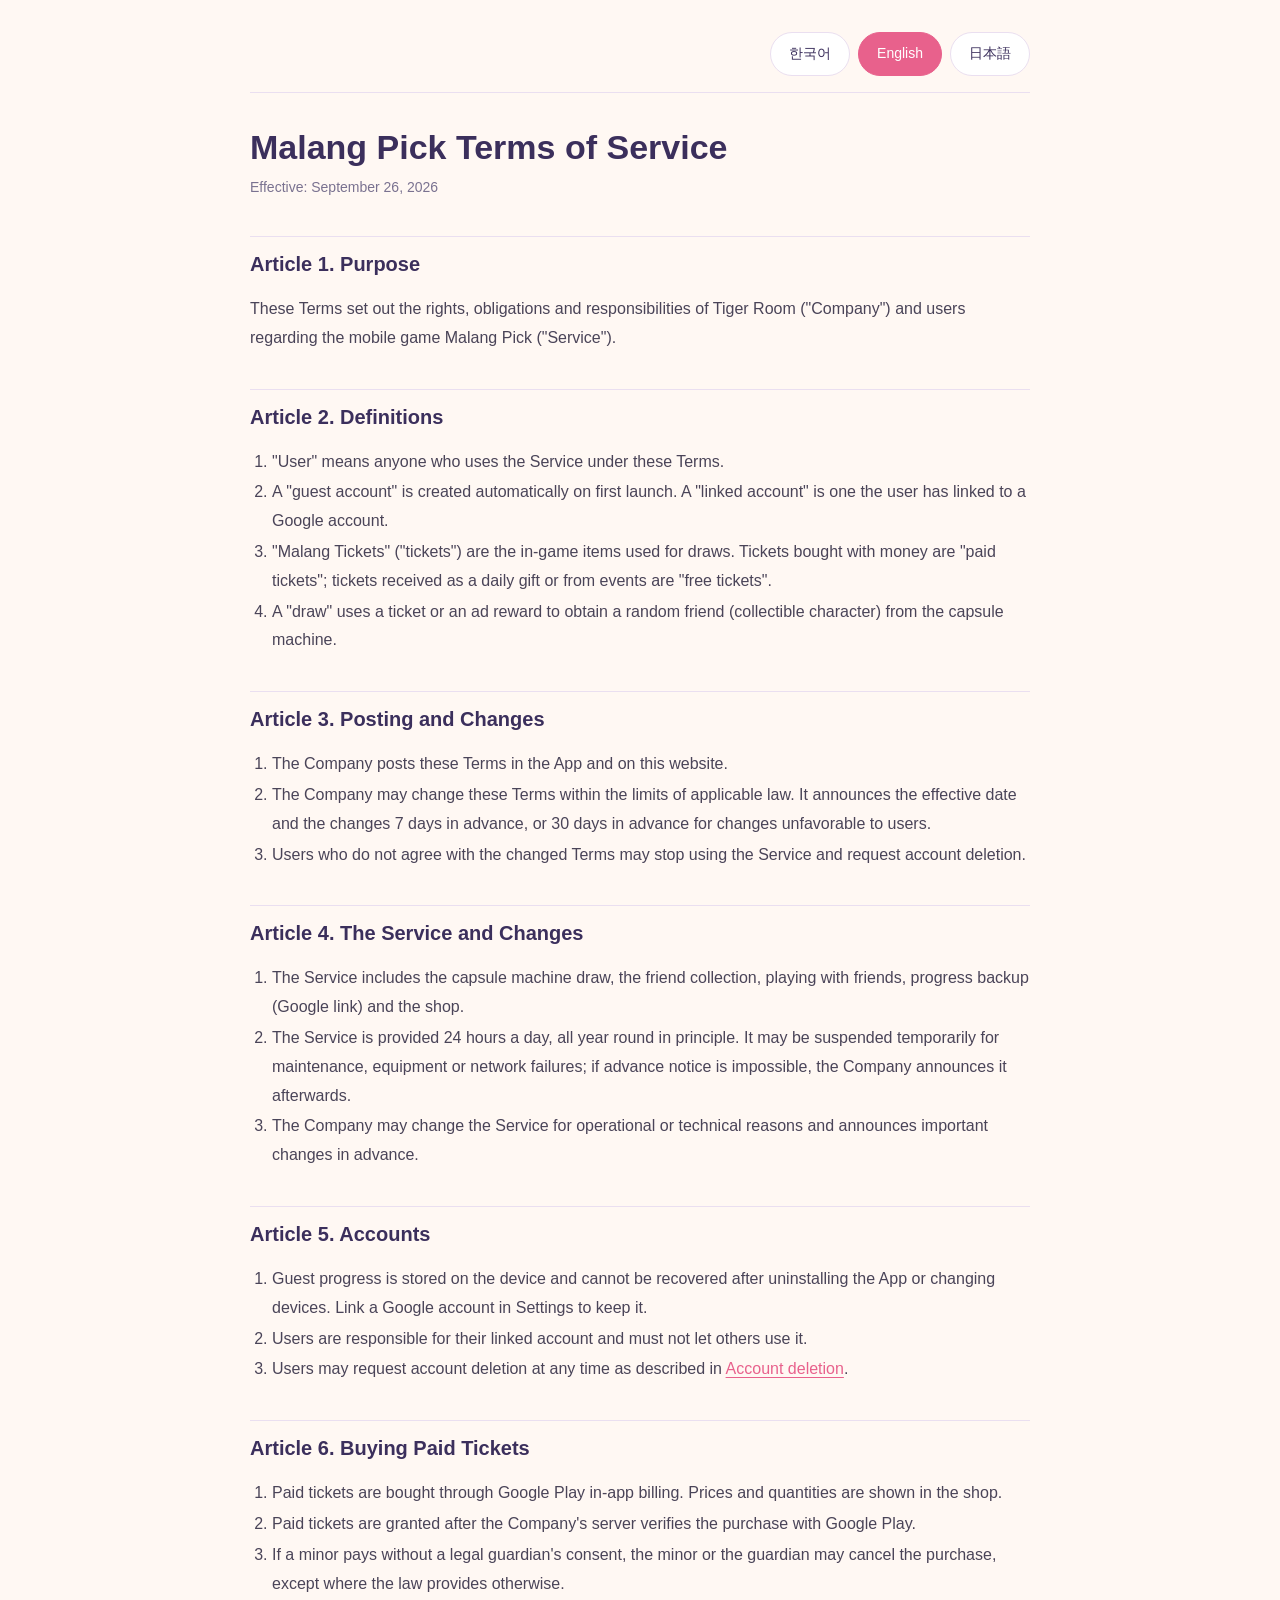
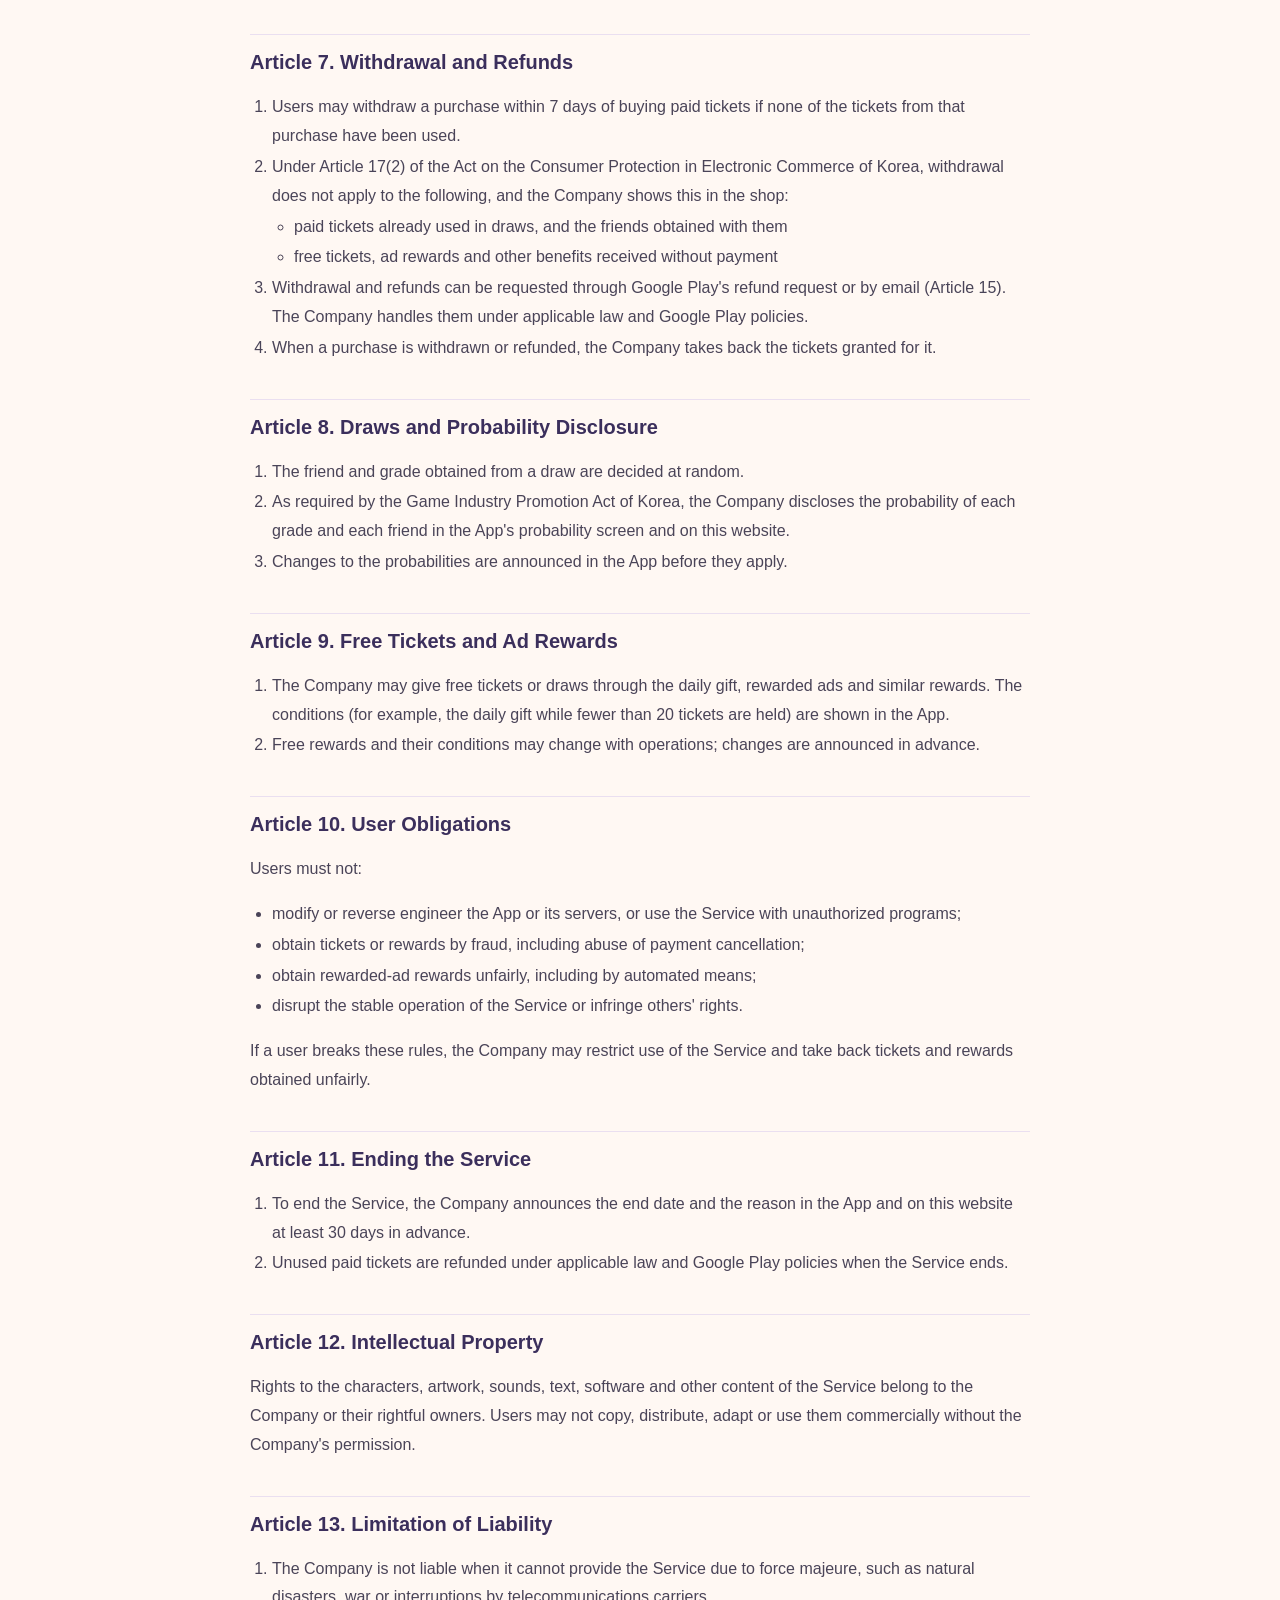
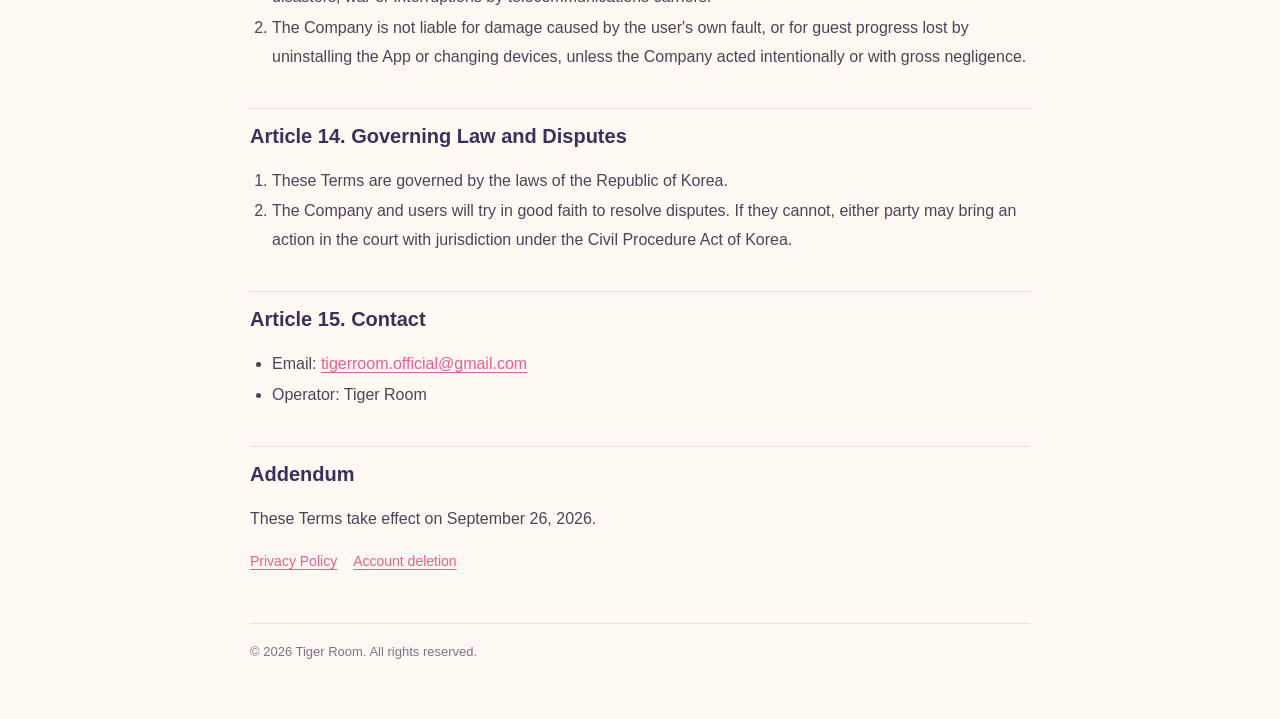
<file: terms.html>
<!DOCTYPE html>
<html lang="ko">
<head>
<meta charset="UTF-8">
<meta name="viewport" content="width=device-width, initial-scale=1.0">
<title>말랑픽 이용약관 · Malang Pick Terms of Service · マランピック 利用規約</title>
<meta name="description" content="Tiger Room 말랑픽(Malang Pick) 이용약관">
<link rel="stylesheet" href="assets/site.css">
</head>
<body>

<div class="lang-toggle" role="group" aria-label="언어 / Language / 言語">
  <button type="button" data-lang="ko">한국어</button>
  <button type="button" data-lang="en">English</button>
  <button type="button" data-lang="ja">日本語</button>
</div>

<!-- ==================== 한국어 ==================== -->
<main id="ko" class="section" lang="ko">

<h1>말랑픽 이용약관</h1>
<p class="updated">시행일: 2026년 9월 26일</p>

<h2>제1조 (목적)</h2>
<p>이 약관은 Tiger Room(이하 "회사")이 제공하는 모바일 게임 말랑픽(Malang Pick, 이하 "서비스")의 이용과 관련하여 회사와 이용자의 권리, 의무 및 책임을 정합니다.</p>

<h2>제2조 (정의)</h2>
<ol>
  <li>"이용자"란 이 약관에 따라 서비스를 이용하는 사람을 말합니다.</li>
  <li>"게스트 계정"이란 앱을 처음 실행할 때 자동으로 만들어지는 계정을, "연결 계정"이란 이용자가 Google 계정을 연결한 계정을 말합니다.</li>
  <li>"말랑티켓"(이하 "티켓")이란 뽑기에 쓰는 서비스 안의 재화를 말합니다. 이용자가 돈을 내고 산 티켓은 "유료 티켓", 일일 선물이나 이벤트로 받은 티켓은 "무료 티켓"이라 합니다.</li>
  <li>"뽑기"란 티켓이나 광고 보상을 써서 캡슐 머신에서 친구(수집 캐릭터)를 무작위로 얻는 기능을 말합니다.</li>
</ol>

<h2>제3조 (약관의 게시와 변경)</h2>
<ol>
  <li>회사는 이 약관을 앱 안과 이 웹사이트에 게시합니다.</li>
  <li>회사는 관련 법령을 어기지 않는 범위에서 약관을 바꿀 수 있습니다. 바꿀 때는 적용일과 변경 내용을 적용일 7일 전부터, 이용자에게 불리한 변경은 30일 전부터 알립니다.</li>
  <li>이용자가 바뀐 약관에 동의하지 않으면 서비스 이용을 중단하고 계정 삭제를 요청할 수 있습니다.</li>
</ol>

<h2>제4조 (서비스의 내용과 변경)</h2>
<ol>
  <li>회사는 캡슐 머신 뽑기, 친구 컬렉션, 친구와 놀기, 기록 저장(Google 연결), 상점 등의 서비스를 제공합니다.</li>
  <li>서비스는 연중무휴 하루 24시간 제공하는 것을 원칙으로 합니다. 점검, 설비 장애, 통신 장애 등 부득이한 사유가 있으면 일시 중단할 수 있으며, 미리 알릴 수 없는 경우에는 사후에 알립니다.</li>
  <li>회사는 운영상 · 기술상 필요에 따라 서비스의 내용을 바꿀 수 있으며, 중요한 변경은 미리 알립니다.</li>
</ol>

<h2>제5조 (계정)</h2>
<ol>
  <li>게스트 계정의 기록은 기기에 저장되므로, 앱을 삭제하거나 기기를 바꾸면 복구할 수 없습니다. 기록을 지키려면 설정에서 Google 계정을 연결해 주세요.</li>
  <li>연결 계정의 관리 책임은 이용자에게 있으며, 다른 사람이 쓰게 해서는 안 됩니다.</li>
  <li>이용자는 언제든지 <a href="account-deletion.html">계정 삭제 안내</a>에 따라 계정 삭제를 요청할 수 있습니다.</li>
</ol>

<h2>제6조 (유료 티켓의 구매)</h2>
<ol>
  <li>유료 티켓은 Google Play 인앱 결제로 삽니다. 가격과 수량은 상점 화면에 표시합니다.</li>
  <li>유료 티켓은 회사 서버가 Google Play에서 결제를 확인한 뒤 지급합니다.</li>
  <li>미성년자가 법정대리인의 동의 없이 결제한 경우 미성년자 본인 또는 법정대리인이 그 결제를 취소할 수 있습니다. 다만 법령이 정한 예외에 해당하면 그렇지 않습니다.</li>
</ol>

<h2>제7조 (청약철회와 환불)</h2>
<ol>
  <li>이용자는 유료 티켓을 산 날부터 7일 이내에, 그 결제로 받은 티켓을 사용하지 않았다면 청약을 철회할 수 있습니다.</li>
  <li>다음은 「전자상거래 등에서의 소비자보호에 관한 법률」 제17조 제2항에 따라 청약철회가 제한됩니다. 회사는 상점 화면에 이를 표시합니다.
    <ul>
      <li>뽑기에 이미 사용한 유료 티켓과 그 결과로 얻은 친구</li>
      <li>무료 티켓, 광고 보상 등 대가 없이 받은 혜택</li>
    </ul>
  </li>
  <li>청약철회와 환불은 Google Play의 환불 요청이나 아래 제15조의 이메일로 요청할 수 있습니다. 회사는 요청을 확인한 뒤 관련 법령과 Google Play 정책에 따라 처리합니다.</li>
  <li>청약철회나 환불이 이루어지면 회사는 그 결제로 지급한 티켓을 회수합니다.</li>
</ol>

<h2>제8조 (뽑기와 확률 공개)</h2>
<ol>
  <li>뽑기로 얻는 친구와 등급은 무작위로 정해집니다.</li>
  <li>회사는 「게임산업진흥에 관한 법률」에 따라 뽑기의 등급별 · 친구별 획득 확률을 앱 안의 확률 정보 화면과 이 웹사이트에 공개합니다.</li>
  <li>확률을 바꿀 때는 적용 전에 앱 안에 알립니다.</li>
</ol>

<h2>제9조 (무료 티켓과 광고 보상)</h2>
<ol>
  <li>회사는 일일 선물, 보상형 광고 시청 보상 등으로 무료 티켓이나 뽑기 기회를 줄 수 있습니다. 지급 조건(예: 보유 티켓이 20장 미만일 때 일일 선물 지급)은 앱 안에 표시합니다.</li>
  <li>무료 보상의 내용과 조건은 운영 상황에 따라 바뀔 수 있으며, 바꿀 때는 미리 알립니다.</li>
</ol>

<h2>제10조 (이용자의 의무)</h2>
<p>이용자는 다음 행위를 해서는 안 됩니다.</p>
<ul>
  <li>앱이나 서버를 변조 · 역설계하거나, 허가되지 않은 프로그램으로 서비스를 이용하는 행위</li>
  <li>결제 취소 악용 등 부정한 방법으로 티켓이나 보상을 얻는 행위</li>
  <li>자동화 수단 등으로 보상형 광고 보상을 부당하게 얻는 행위</li>
  <li>서비스의 안정적인 운영을 방해하거나 다른 사람의 권리를 침해하는 행위</li>
</ul>
<p>이용자가 이를 어기면 회사는 서비스 이용을 제한하고, 부정하게 얻은 티켓과 보상을 회수할 수 있습니다.</p>

<h2>제11조 (서비스의 종료)</h2>
<ol>
  <li>회사가 서비스를 종료하려면 종료일과 사유를 종료일 30일 전부터 앱 안과 이 웹사이트에 알립니다.</li>
  <li>서비스 종료 시 사용하지 않은 유료 티켓은 관련 법령과 Google Play 정책에 따라 환불합니다.</li>
</ol>

<h2>제12조 (지식재산권)</h2>
<p>서비스에 포함된 캐릭터, 그림, 소리, 글, 프로그램 등에 대한 권리는 회사 또는 정당한 권리자에게 있습니다. 이용자는 회사의 허락 없이 이를 복제, 배포, 2차 가공하거나 상업적으로 이용할 수 없습니다.</p>

<h2>제13조 (책임의 제한)</h2>
<ol>
  <li>회사는 천재지변, 전쟁, 기간통신사업자의 서비스 중지 등 불가항력으로 서비스를 제공할 수 없는 경우 책임을 지지 않습니다.</li>
  <li>회사는 이용자의 잘못으로 생긴 손해, 게스트 계정 기록을 앱 삭제나 기기 변경으로 잃은 경우에 대해서는 책임을 지지 않습니다. 다만 회사의 고의 또는 중대한 과실이 있는 경우는 그렇지 않습니다.</li>
</ol>

<h2>제14조 (준거법과 분쟁 해결)</h2>
<ol>
  <li>이 약관은 대한민국 법률에 따라 해석합니다.</li>
  <li>서비스 이용과 관련하여 분쟁이 생기면 회사와 이용자는 성실히 협의합니다. 협의로 해결되지 않으면 「민사소송법」에 따른 관할 법원에 소를 제기할 수 있습니다.</li>
</ol>

<h2>제15조 (문의)</h2>
<ul>
  <li>이메일: <a href="mailto:tigerroom.official@gmail.com">tigerroom.official@gmail.com</a></li>
  <li>운영: Tiger Room</li>
</ul>

<h2>부칙</h2>
<p>이 약관은 2026년 9월 26일부터 시행합니다.</p>

<p class="links"><a href="privacy-policy.html">개인정보처리방침</a><a href="account-deletion.html">계정 삭제 안내</a></p>
</main>

<!-- ==================== English ==================== -->
<main id="en" class="section" lang="en">

<h1>Malang Pick Terms of Service</h1>
<p class="updated">Effective: September 26, 2026</p>

<h2>Article 1. Purpose</h2>
<p>These Terms set out the rights, obligations and responsibilities of Tiger Room ("Company") and users regarding the mobile game Malang Pick ("Service").</p>

<h2>Article 2. Definitions</h2>
<ol>
  <li>"User" means anyone who uses the Service under these Terms.</li>
  <li>A "guest account" is created automatically on first launch. A "linked account" is one the user has linked to a Google account.</li>
  <li>"Malang Tickets" ("tickets") are the in-game items used for draws. Tickets bought with money are "paid tickets"; tickets received as a daily gift or from events are "free tickets".</li>
  <li>A "draw" uses a ticket or an ad reward to obtain a random friend (collectible character) from the capsule machine.</li>
</ol>

<h2>Article 3. Posting and Changes</h2>
<ol>
  <li>The Company posts these Terms in the App and on this website.</li>
  <li>The Company may change these Terms within the limits of applicable law. It announces the effective date and the changes 7 days in advance, or 30 days in advance for changes unfavorable to users.</li>
  <li>Users who do not agree with the changed Terms may stop using the Service and request account deletion.</li>
</ol>

<h2>Article 4. The Service and Changes</h2>
<ol>
  <li>The Service includes the capsule machine draw, the friend collection, playing with friends, progress backup (Google link) and the shop.</li>
  <li>The Service is provided 24 hours a day, all year round in principle. It may be suspended temporarily for maintenance, equipment or network failures; if advance notice is impossible, the Company announces it afterwards.</li>
  <li>The Company may change the Service for operational or technical reasons and announces important changes in advance.</li>
</ol>

<h2>Article 5. Accounts</h2>
<ol>
  <li>Guest progress is stored on the device and cannot be recovered after uninstalling the App or changing devices. Link a Google account in Settings to keep it.</li>
  <li>Users are responsible for their linked account and must not let others use it.</li>
  <li>Users may request account deletion at any time as described in <a href="account-deletion.html?lang=en">Account deletion</a>.</li>
</ol>

<h2>Article 6. Buying Paid Tickets</h2>
<ol>
  <li>Paid tickets are bought through Google Play in-app billing. Prices and quantities are shown in the shop.</li>
  <li>Paid tickets are granted after the Company's server verifies the purchase with Google Play.</li>
  <li>If a minor pays without a legal guardian's consent, the minor or the guardian may cancel the purchase, except where the law provides otherwise.</li>
</ol>

<h2>Article 7. Withdrawal and Refunds</h2>
<ol>
  <li>Users may withdraw a purchase within 7 days of buying paid tickets if none of the tickets from that purchase have been used.</li>
  <li>Under Article 17(2) of the Act on the Consumer Protection in Electronic Commerce of Korea, withdrawal does not apply to the following, and the Company shows this in the shop:
    <ul>
      <li>paid tickets already used in draws, and the friends obtained with them</li>
      <li>free tickets, ad rewards and other benefits received without payment</li>
    </ul>
  </li>
  <li>Withdrawal and refunds can be requested through Google Play's refund request or by email (Article 15). The Company handles them under applicable law and Google Play policies.</li>
  <li>When a purchase is withdrawn or refunded, the Company takes back the tickets granted for it.</li>
</ol>

<h2>Article 8. Draws and Probability Disclosure</h2>
<ol>
  <li>The friend and grade obtained from a draw are decided at random.</li>
  <li>As required by the Game Industry Promotion Act of Korea, the Company discloses the probability of each grade and each friend in the App's probability screen and on this website.</li>
  <li>Changes to the probabilities are announced in the App before they apply.</li>
</ol>

<h2>Article 9. Free Tickets and Ad Rewards</h2>
<ol>
  <li>The Company may give free tickets or draws through the daily gift, rewarded ads and similar rewards. The conditions (for example, the daily gift while fewer than 20 tickets are held) are shown in the App.</li>
  <li>Free rewards and their conditions may change with operations; changes are announced in advance.</li>
</ol>

<h2>Article 10. User Obligations</h2>
<p>Users must not:</p>
<ul>
  <li>modify or reverse engineer the App or its servers, or use the Service with unauthorized programs;</li>
  <li>obtain tickets or rewards by fraud, including abuse of payment cancellation;</li>
  <li>obtain rewarded-ad rewards unfairly, including by automated means;</li>
  <li>disrupt the stable operation of the Service or infringe others' rights.</li>
</ul>
<p>If a user breaks these rules, the Company may restrict use of the Service and take back tickets and rewards obtained unfairly.</p>

<h2>Article 11. Ending the Service</h2>
<ol>
  <li>To end the Service, the Company announces the end date and the reason in the App and on this website at least 30 days in advance.</li>
  <li>Unused paid tickets are refunded under applicable law and Google Play policies when the Service ends.</li>
</ol>

<h2>Article 12. Intellectual Property</h2>
<p>Rights to the characters, artwork, sounds, text, software and other content of the Service belong to the Company or their rightful owners. Users may not copy, distribute, adapt or use them commercially without the Company's permission.</p>

<h2>Article 13. Limitation of Liability</h2>
<ol>
  <li>The Company is not liable when it cannot provide the Service due to force majeure, such as natural disasters, war or interruptions by telecommunications carriers.</li>
  <li>The Company is not liable for damage caused by the user's own fault, or for guest progress lost by uninstalling the App or changing devices, unless the Company acted intentionally or with gross negligence.</li>
</ol>

<h2>Article 14. Governing Law and Disputes</h2>
<ol>
  <li>These Terms are governed by the laws of the Republic of Korea.</li>
  <li>The Company and users will try in good faith to resolve disputes. If they cannot, either party may bring an action in the court with jurisdiction under the Civil Procedure Act of Korea.</li>
</ol>

<h2>Article 15. Contact</h2>
<ul>
  <li>Email: <a href="mailto:tigerroom.official@gmail.com">tigerroom.official@gmail.com</a></li>
  <li>Operator: Tiger Room</li>
</ul>

<h2>Addendum</h2>
<p>These Terms take effect on September 26, 2026.</p>

<p class="links"><a href="privacy-policy.html?lang=en">Privacy Policy</a><a href="account-deletion.html?lang=en">Account deletion</a></p>
</main>

<!-- ==================== 日本語 ==================== -->
<!-- Draft 2026-10-07 (Builds/japan-launch-20261007, not published; merged with the Opus/Astra review, review/ja-store-web-decisions.md).
     A translation of the terms in force (2026-09-26, ko/en), with
     （注） notes that mark where a clause rests on Korean law and how far it reaches. The rights and duties are the ko/en ones
     (CHECK.md 2절: 제7조는 "경로 1" — the 7-day withdrawal stays for every store; the alternative wording is in CHECK.md).
     Three places say more than the ko/en text and are listed in CHECK.md 2절: 第5条1項（注）, 第9条1項 (the outdated example
     "fewer than 20 tickets" left out), 第14条（注）. -->
<main id="ja" class="section" lang="ja">

<h1>マランピック 利用規約</h1>
<p class="updated">施行日：2026年9月26日 · 日本語版の掲載：2026年10月10日</p>
<p class="lead">この日本語版は、韓国語・英語の利用規約を訳したものです。（注）は日本語版で補った説明で、韓国の法令にもとづく条項の適用の範囲などをお示ししています。</p>

<h2>第1条（目的）</h2>
<p>この規約は、Tiger Room（以下「当社」）が提供するモバイルゲーム「マランピック（Malang Pick）」（以下「本サービス」）の利用に関して、当社と利用者の権利、義務および責任を定めるものです。</p>

<h2>第2条（定義）</h2>
<ol>
  <li>「利用者」とは、この規約に従って本サービスを利用する方をいいます。</li>
  <li>「ゲストアカウント」とは、アプリを初めて起動したときに自動で作られるアカウントを、「連携アカウント」とは、利用者がGoogleアカウントを連携したアカウントをいいます。</li>
  <li>「チケット」とは、ガチャに使う本サービス内のアイテムをいいます。利用者が代金を支払って購入したチケットを「有償チケット」、毎日のプレゼントやイベントで受け取ったチケットを「無償チケット」といいます。</li>
  <li>「ガチャ」とは、チケットまたは広告視聴の報酬を使って、ガチャマシンからともだち（コレクションのキャラクター）をランダムに手に入れる機能をいいます。</li>
</ol>

<h2>第3条（規約の掲示と変更）</h2>
<ol>
  <li>当社は、この規約をアプリ内とこのWebサイトに掲示します。</li>
  <li>当社は、関係法令に反しない範囲で、この規約を変更することがあります。変更するときは、適用日と変更の内容を適用日の7日前から、利用者に不利な変更は30日前からお知らせします。</li>
  <li>利用者が変更後の規約に同意しない場合は、本サービスの利用をやめ、アカウントの削除を申し込むことができます。</li>
</ol>

<h2>第4条（サービスの内容と変更）</h2>
<ol>
  <li>当社は、ガチャ、ともだちのコレクション、ともだちとのふれあい、記録の保存（Google連携）、ショップなどのサービスを提供します。</li>
  <li>本サービスは、原則として年中無休・1日24時間提供します。点検、設備の障害、通信の障害など、やむを得ない理由があるときは一時的に中断することがあり、事前にお知らせできない場合は事後にお知らせします。</li>
  <li>当社は、運営上・技術上の必要に応じて本サービスの内容を変更することがあり、重要な変更は事前にお知らせします。</li>
</ol>

<h2>第5条（アカウント）</h2>
<ol>
  <li>ゲストアカウントの記録は端末に保存されるため、アプリを削除したり端末を変えたりすると、復元できません。記録を守るには、設定でGoogleアカウントを連携してください。<br>（注）Google連携は18歳以上の方が利用できます。有償チケットは、Google Playの注文番号を添えてお問い合わせいただければ、確認のうえ復元します。</li>
  <li>連携アカウントの管理の責任は利用者にあり、他人に使わせてはいけません。</li>
  <li>利用者は、いつでも<a href="account-deletion.html?lang=ja">アカウント削除のご案内</a>に従って、アカウントの削除を申し込むことができます。</li>
</ol>

<h2>第6条（有償チケットの購入）</h2>
<ol>
  <li>有償チケットは、Google Playのアプリ内課金で購入します。価格と数量はショップの画面に表示します。</li>
  <li>有償チケットは、当社のサーバーがGoogle Playで支払いを確認したあとに付与します。</li>
  <li>未成年者が法定代理人の同意を得ずに購入した場合、未成年者本人または法定代理人は、その購入を取り消すことができます。ただし、法令で定める例外にあたる場合（法定代理人が処分を許した財産の範囲内の購入、未成年者が詐術を用いた場合など）は、この限りではありません。</li>
</ol>

<h2>第7条（申込みの撤回と払い戻し）</h2>
<ol>
  <li>利用者は、有償チケットを購入した日から7日以内であれば、その購入で受け取ったチケットを使用していない場合に限り、購入の申込みを撤回（キャンセル）できます。</li>
  <li>次のものは、申込みの撤回が制限されます。
    <ul>
      <li>ガチャですでに使用した有償チケットと、その結果手に入れたともだち</li>
      <li>無償チケット、広告視聴の報酬など、対価を支払わずに受け取った特典</li>
    </ul>
    （注）韓国のストアでのご購入については、この制限は韓国の「電子商取引等における消費者保護に関する法律」第17条第2項にもとづくもので、当社は韓国のストアのショップ画面にこれを表示します。日本のストアでのご購入については、この規約と<a href="tokushoho.html">特定商取引法に基づく表記</a>に表示します。
  </li>
  <li>申込みの撤回と払い戻しは、Google Playの払い戻しのリクエスト、または第15条のメールで申し込めます。当社は、申込みを確認したうえで、関係法令とGoogle Playのポリシーに従って対応します。</li>
  <li>申込みの撤回または払い戻しが行われた場合、当社はその購入で付与したチケットを回収します。</li>
</ol>

<h2>第8条（ガチャと提供割合の公開）</h2>
<ol>
  <li>ガチャで手に入るともだちと等級は、ランダムに決まります。</li>
  <li>当社は、ガチャの等級別・ともだち別の提供割合を、アプリ内の提供割合の画面とこのWebサイトで公開します。<br>（注）この公開は、運営会社の所在国である韓国の「ゲーム産業振興に関する法律」にもとづくもので、日本を含むすべての国・地域の利用者に同じ内容で行います。日本のGoogle Playアカウントのシークレットのともだちの受け取り条件も、<a href="probability.html?lang=ja">提供割合のページ</a>に記載します。</li>
  <li>提供割合を変更するときは、適用の前にアプリ内でお知らせします。</li>
</ol>

<h2>第9条（無償チケットと広告の報酬）</h2>
<ol>
  <li>当社は、毎日のプレゼント、リワード広告の視聴の報酬などで、無償チケットやガチャの機会を提供することがあります。提供の条件は、アプリ内に表示します。</li>
  <li>無償の報酬の内容と条件は、運営の状況によって変わることがあり、変更するときは事前にお知らせします。</li>
</ol>

<h2>第10条（利用者の禁止事項）</h2>
<p>利用者は、次の行為をしてはいけません。</p>
<ul>
  <li>アプリやサーバーを改ざん・リバースエンジニアリングすること、または許可されていないプログラムで本サービスを利用すること</li>
  <li>支払いの取り消しの悪用など、不正な方法でチケットや報酬を手に入れること</li>
  <li>自動化の手段などで、リワード広告の報酬を不当に手に入れること</li>
  <li>本サービスの安定した運営を妨げ、または他人の権利を侵害すること</li>
</ul>
<p>利用者がこれに違反した場合、当社は本サービスの利用を制限し、不正に手に入れたチケットと報酬を回収することがあります。</p>

<h2>第11条（サービスの終了）</h2>
<ol>
  <li>当社が本サービスを終了するときは、終了日と理由を、終了日の30日前からアプリ内とこのWebサイトでお知らせします。</li>
  <li>本サービスの終了時に使用していない有償チケットは、関係法令とGoogle Playのポリシーに従って払い戻します。</li>
</ol>

<h2>第12条（知的財産権）</h2>
<p>本サービスに含まれるキャラクター、絵、音、文章、プログラムなどの権利は、当社または正当な権利者に帰属します。利用者は、当社の許可なく、これらを複製、配布、二次加工し、または商業的に利用することはできません。</p>

<h2>第13条（責任の制限）</h2>
<ol>
  <li>当社は、天災、戦争、電気通信事業者のサービスの停止などの不可抗力によって本サービスを提供できない場合は、責任を負いません。</li>
  <li>当社は、利用者の責めに帰すべき事由による損害と、ゲストアカウントの記録をアプリの削除や端末の変更で失った場合については、責任を負いません。ただし、当社に故意または重大な過失がある場合は、この限りではありません。</li>
</ol>

<h2>第14条（準拠法と紛争の解決）</h2>
<ol>
  <li>この規約は、大韓民国の法律に従って解釈します。</li>
  <li>本サービスの利用に関して紛争が生じた場合、当社と利用者は誠実に協議します。協議で解決しない場合は、大韓民国の「民事訴訟法」にもとづく管轄の裁判所に訴えを提起することができます。</li>
</ol>
<p>（注）利用者が日本にお住まいの消費者である場合、日本の法令で認められる消費者の権利（強行規定）は、この規約によって制限されません。</p>

<h2>第15条（お問い合わせ）</h2>
<ul>
  <li>メール：<a href="mailto:tigerroom.official@gmail.com">tigerroom.official@gmail.com</a></li>
  <li>運営：Tiger Room</li>
  <li>日本の利用者向けの表示：<a href="tokushoho.html">特定商取引法に基づく表記</a></li>
</ul>

<h2>附則</h2>
<p>この規約は、2026年9月26日から施行します。</p>

<p class="links"><a href="privacy-policy.html?lang=ja">プライバシーポリシー</a><a href="account-deletion.html?lang=ja">アカウント削除のご案内</a><a href="tokushoho.html">特定商取引法に基づく表記</a></p>
</main>

<footer>&copy; 2026 Tiger Room. All rights reserved.</footer>
<script src="assets/lang.js"></script>
</body>
</html>
</file>
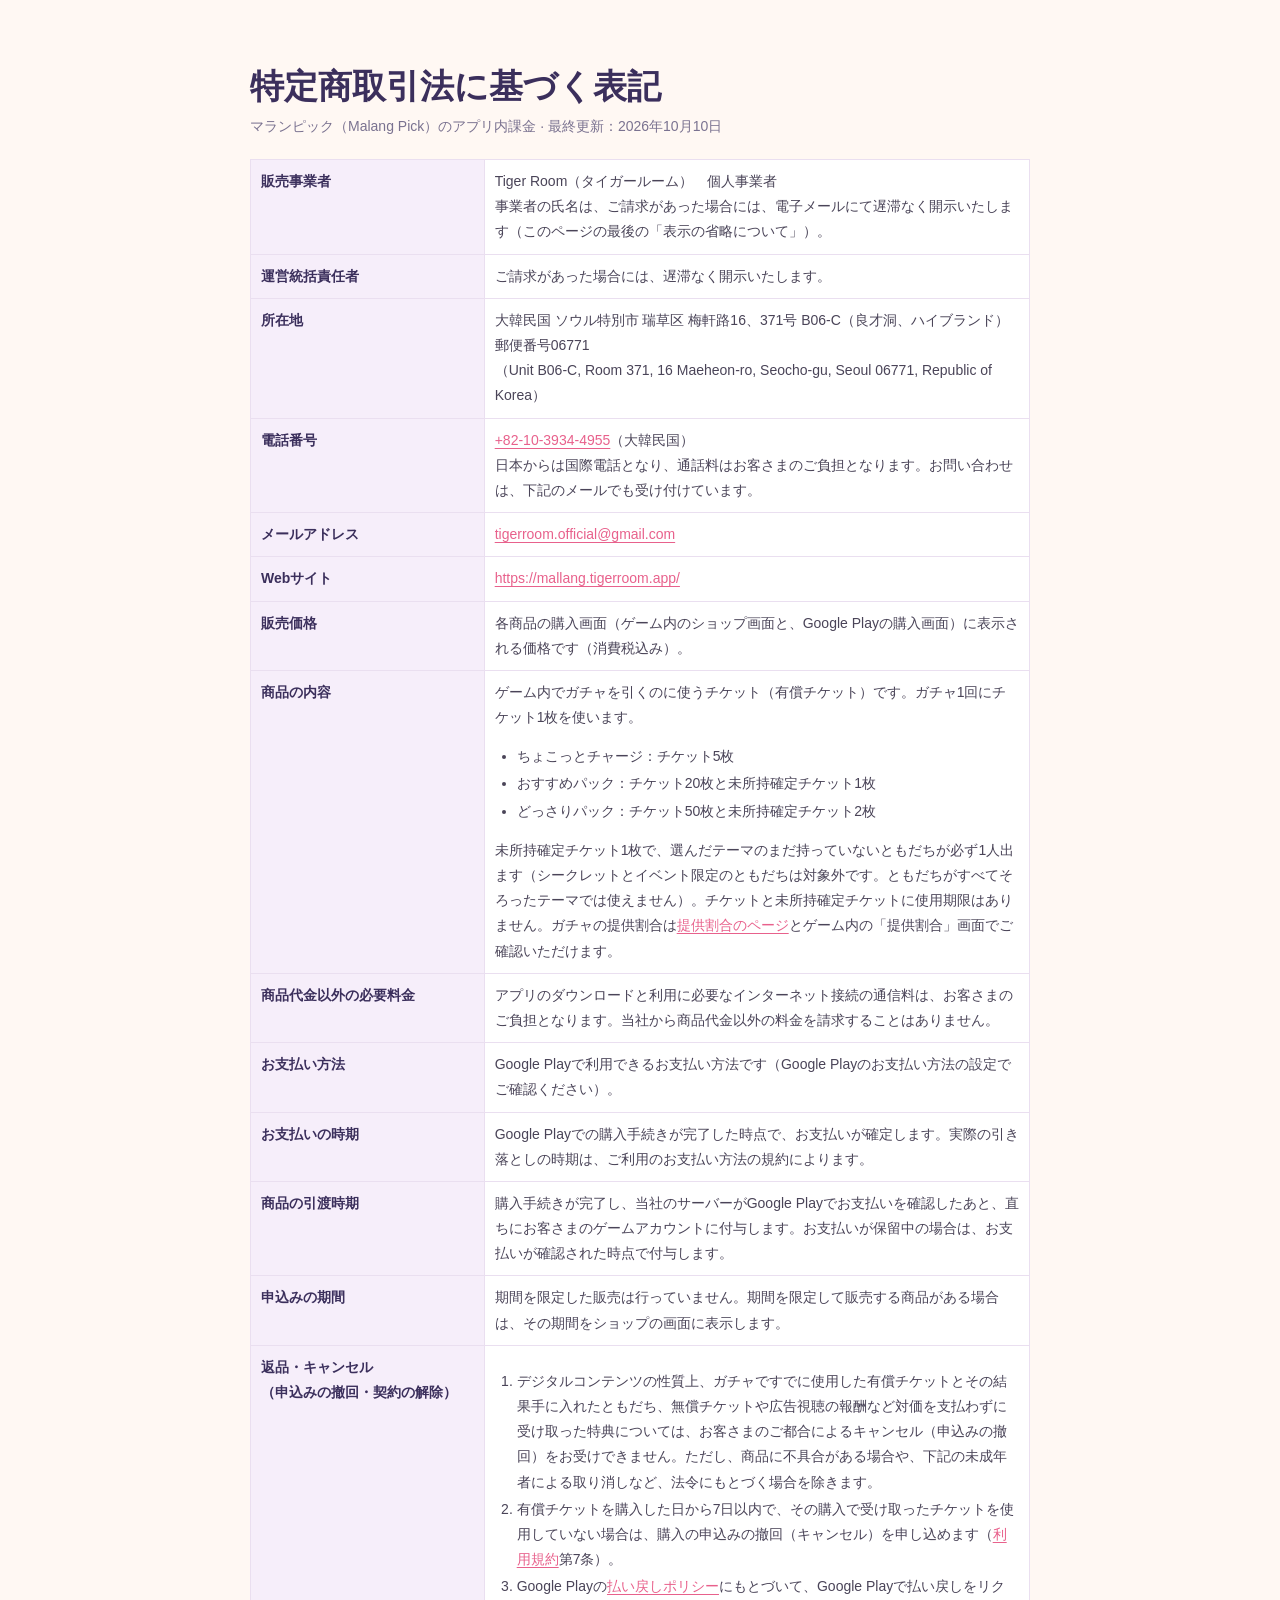
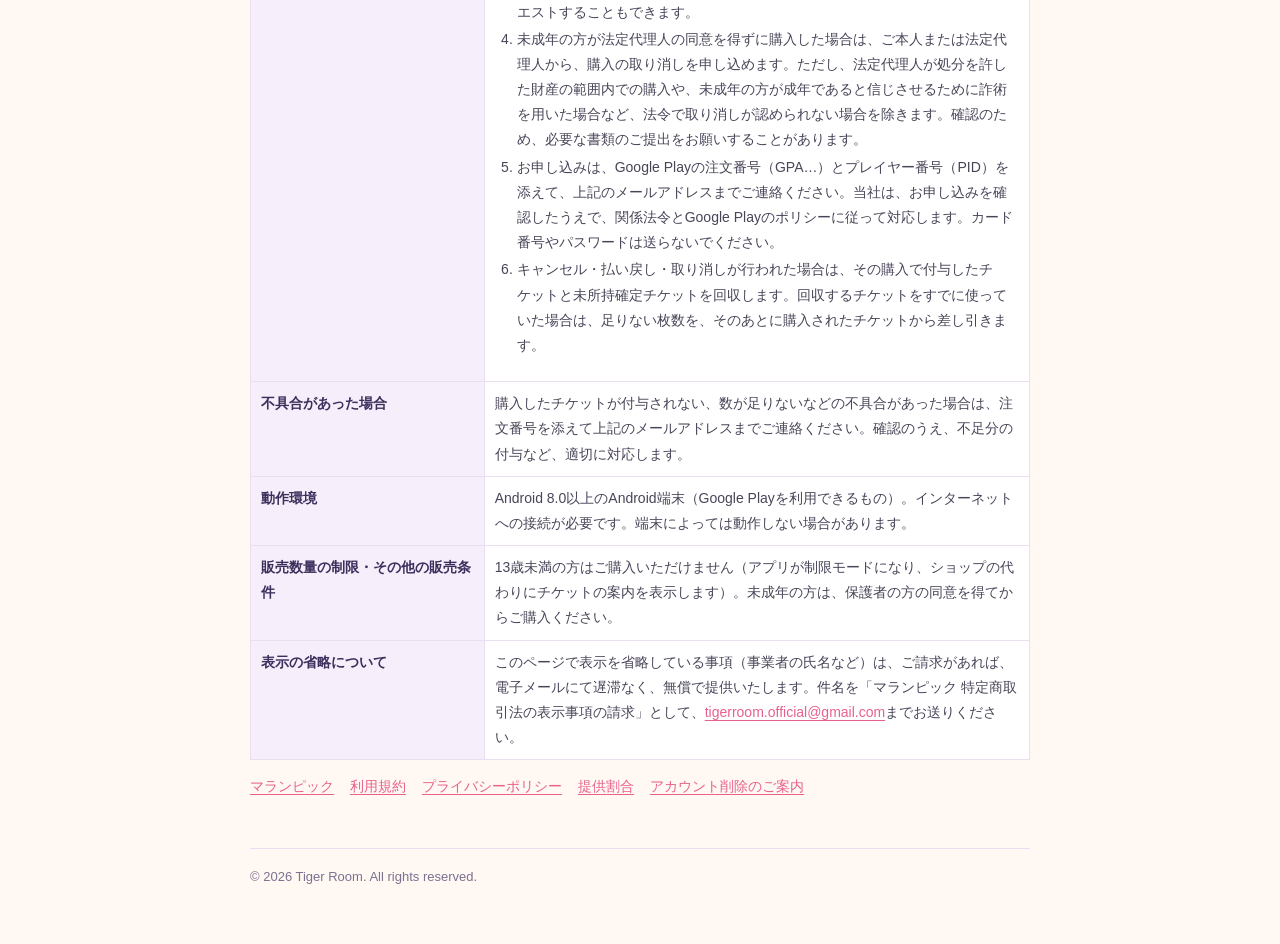
<file: tokushoho.html>
<!DOCTYPE html>
<html lang="ja">
<head>
<meta charset="UTF-8">
<meta name="viewport" content="width=device-width, initial-scale=1.0">
<title>特定商取引法に基づく表記 · マランピック（Malang Pick）</title>
<meta name="description" content="Tiger Room マランピック（Malang Pick）のアプリ内課金に関する特定商取引法に基づく表記">
<link rel="stylesheet" href="assets/site.css">
</head>
<body>
<!-- Draft 2026-10-07 (Builds/japan-launch-20261007, not published; merged with the Opus/Astra review, review/ja-store-web-decisions.md). Items: 特定商取引法 第11条 and 施行規則 第23条; the 氏名 left out under
     法第11条ただし書・施行規則第25条 and 消費者庁「通信販売広告Q&A」Q15. Sources and open legal points: CHECK.md 1절·4절.
     2026年10月10日 is filled in on the publishing day. -->
<main class="section active" lang="ja">

<h1>特定商取引法に基づく表記</h1>
<p class="updated">マランピック（Malang Pick）のアプリ内課金 · 最終更新：2026年10月10日</p>

<table>
  <tr><th style="width:30%">販売事業者</th><td>Tiger Room（タイガールーム）　個人事業者<br>事業者の氏名は、ご請求があった場合には、電子メールにて遅滞なく開示いたします（このページの最後の「表示の省略について」）。</td></tr>
  <tr><th>運営統括責任者</th><td>ご請求があった場合には、遅滞なく開示いたします。</td></tr>
  <tr><th>所在地</th><td>大韓民国 ソウル特別市 瑞草区 梅軒路16、371号 B06-C（良才洞、ハイブランド） 郵便番号06771<br>（Unit B06-C, Room 371, 16 Maeheon-ro, Seocho-gu, Seoul 06771, Republic of Korea）</td></tr>
  <tr><th>電話番号</th><td><a href="tel:+821039344955">+82-10-3934-4955</a>（大韓民国）<br>日本からは国際電話となり、通話料はお客さまのご負担となります。お問い合わせは、下記のメールでも受け付けています。</td></tr>
  <tr><th>メールアドレス</th><td><a href="mailto:tigerroom.official@gmail.com?subject=%E3%83%9E%E3%83%A9%E3%83%B3%E3%83%94%E3%83%83%E3%82%AF%20%E8%B3%BC%E5%85%A5%E3%81%AB%E9%96%A2%E3%81%99%E3%82%8B%E3%81%8A%E5%95%8F%E3%81%84%E5%90%88%E3%82%8F%E3%81%9B">tigerroom.official@gmail.com</a></td></tr>
  <tr><th>Webサイト</th><td><a href="index.html">https://mallang.tigerroom.app/</a></td></tr>
  <tr><th>販売価格</th><td>各商品の購入画面（ゲーム内のショップ画面と、Google Playの購入画面）に表示される価格です（消費税込み）。</td></tr>
  <tr><th>商品の内容</th><td>ゲーム内でガチャを引くのに使うチケット（有償チケット）です。ガチャ1回にチケット1枚を使います。
    <ul>
      <li>ちょこっとチャージ：チケット5枚</li>
      <li>おすすめパック：チケット20枚と未所持確定チケット1枚</li>
      <li>どっさりパック：チケット50枚と未所持確定チケット2枚</li>
    </ul>
    未所持確定チケット1枚で、選んだテーマのまだ持っていないともだちが必ず1人出ます（シークレットとイベント限定のともだちは対象外です。ともだちがすべてそろったテーマでは使えません）。チケットと未所持確定チケットに使用期限はありません。ガチャの提供割合は<a href="probability.html?lang=ja">提供割合のページ</a>とゲーム内の「提供割合」画面でご確認いただけます。</td></tr>
  <tr><th>商品代金以外の必要料金</th><td>アプリのダウンロードと利用に必要なインターネット接続の通信料は、お客さまのご負担となります。当社から商品代金以外の料金を請求することはありません。</td></tr>
  <tr><th>お支払い方法</th><td>Google Playで利用できるお支払い方法です（Google Playのお支払い方法の設定でご確認ください）。</td></tr>
  <tr><th>お支払いの時期</th><td>Google Playでの購入手続きが完了した時点で、お支払いが確定します。実際の引き落としの時期は、ご利用のお支払い方法の規約によります。</td></tr>
  <tr><th>商品の引渡時期</th><td>購入手続きが完了し、当社のサーバーがGoogle Playでお支払いを確認したあと、直ちにお客さまのゲームアカウントに付与します。お支払いが保留中の場合は、お支払いが確認された時点で付与します。</td></tr>
  <tr><th>申込みの期間</th><td>期間を限定した販売は行っていません。期間を限定して販売する商品がある場合は、その期間をショップの画面に表示します。</td></tr>
  <tr><th>返品・キャンセル<br>（申込みの撤回・契約の解除）</th><td>
    <ol>
      <li>デジタルコンテンツの性質上、ガチャですでに使用した有償チケットとその結果手に入れたともだち、無償チケットや広告視聴の報酬など対価を支払わずに受け取った特典については、お客さまのご都合によるキャンセル（申込みの撤回）をお受けできません。ただし、商品に不具合がある場合や、下記の未成年者による取り消しなど、法令にもとづく場合を除きます。</li>
      <li>有償チケットを購入した日から7日以内で、その購入で受け取ったチケットを使用していない場合は、購入の申込みの撤回（キャンセル）を申し込めます（<a href="terms.html?lang=ja">利用規約</a>第7条）。</li>
      <li>Google Playの<a href="https://support.google.com/googleplay/answer/2479637?hl=ja" target="_blank" rel="noopener">払い戻しポリシー</a>にもとづいて、Google Playで払い戻しをリクエストすることもできます。</li>
      <li>未成年の方が法定代理人の同意を得ずに購入した場合は、ご本人または法定代理人から、購入の取り消しを申し込めます。ただし、法定代理人が処分を許した財産の範囲内での購入や、未成年の方が成年であると信じさせるために詐術を用いた場合など、法令で取り消しが認められない場合を除きます。確認のため、必要な書類のご提出をお願いすることがあります。</li>
      <li>お申し込みは、Google Playの注文番号（GPA…）とプレイヤー番号（PID）を添えて、上記のメールアドレスまでご連絡ください。当社は、お申し込みを確認したうえで、関係法令とGoogle Playのポリシーに従って対応します。カード番号やパスワードは送らないでください。</li>
      <li>キャンセル・払い戻し・取り消しが行われた場合は、その購入で付与したチケットと未所持確定チケットを回収します。回収するチケットをすでに使っていた場合は、足りない枚数を、そのあとに購入されたチケットから差し引きます。</li>
    </ol>
  </td></tr>
  <tr><th>不具合があった場合</th><td>購入したチケットが付与されない、数が足りないなどの不具合があった場合は、注文番号を添えて上記のメールアドレスまでご連絡ください。確認のうえ、不足分の付与など、適切に対応します。</td></tr>
  <tr><th>動作環境</th><td>Android 8.0以上のAndroid端末（Google Playを利用できるもの）。インターネットへの接続が必要です。端末によっては動作しない場合があります。</td></tr>
  <tr><th>販売数量の制限・その他の販売条件</th><td>13歳未満の方はご購入いただけません（アプリが制限モードになり、ショップの代わりにチケットの案内を表示します）。未成年の方は、保護者の方の同意を得てからご購入ください。</td></tr>
  <tr><th>表示の省略について</th><td>このページで表示を省略している事項（事業者の氏名など）は、ご請求があれば、電子メールにて遅滞なく、無償で提供いたします。件名を「マランピック 特定商取引法の表示事項の請求」として、<a href="mailto:tigerroom.official@gmail.com?subject=%E3%83%9E%E3%83%A9%E3%83%B3%E3%83%94%E3%83%83%E3%82%AF%20%E7%89%B9%E5%AE%9A%E5%95%86%E5%8F%96%E5%BC%95%E6%B3%95%E3%81%AE%E8%A1%A8%E7%A4%BA%E4%BA%8B%E9%A0%85%E3%81%AE%E8%AB%8B%E6%B1%82">tigerroom.official@gmail.com</a>までお送りください。</td></tr>
</table>

<p class="links"><a href="index.html">マランピック</a><a href="terms.html?lang=ja">利用規約</a><a href="privacy-policy.html?lang=ja">プライバシーポリシー</a><a href="probability.html?lang=ja">提供割合</a><a href="account-deletion.html?lang=ja">アカウント削除のご案内</a></p>
</main>

<footer>&copy; 2026 Tiger Room. All rights reserved.</footer>
</body>
</html>
</file>
<file: assets/site.css>
:root {
  color-scheme: light;
  --bg: #fff8f3;
  --card: #ffffff;
  --ink: #3b2f5c;
  --text: #4a4458;
  --soft: #7a7290;
  --accent: #e8618c;
  --accent-ink: #ffffff;
  --line: #eadff0;
  --head: #f6eefa;
}
@media (prefers-color-scheme: dark) {
  :root {
    color-scheme: dark;
    --bg: #1c1826;
    --card: #241f31;
    --ink: #efe8ff;
    --text: #d9d3e6;
    --soft: #a79fbe;
    --accent: #ff8fb1;
    --accent-ink: #1c1826;
    --line: #3a3350;
    --head: #2c2640;
  }
}
* { box-sizing: border-box; }
body {
  margin: 0 auto;
  max-width: 820px;
  padding: 32px 20px 56px;
  font-family: -apple-system, BlinkMacSystemFont, "Apple SD Gothic Neo", "Noto Sans KR", "Segoe UI", sans-serif;
  line-height: 1.8;
  background: var(--bg);
  color: var(--text);
  overflow-wrap: anywhere;
}
h1 { color: var(--ink); font-size: clamp(26px, 5vw, 34px); line-height: 1.35; margin: 32px 0 4px; }
h2 { color: var(--ink); font-size: 20px; line-height: 1.5; margin: 36px 0 8px; padding-top: 12px; border-top: 1px solid var(--line); }
h3 { color: var(--ink); font-size: 16px; margin: 20px 0 4px; }
a { color: var(--accent); text-underline-offset: 3px; }
:focus-visible { outline: 3px solid var(--accent); outline-offset: 3px; }
.updated { color: var(--soft); font-size: 14px; margin: 0 0 20px; }
.lead { background: var(--card); border: 1px solid var(--line); border-radius: 12px; padding: 14px 16px; }
.lang-toggle { display: flex; flex-wrap: wrap; justify-content: flex-end; gap: 8px; padding-bottom: 16px; border-bottom: 1px solid var(--line); }
.lang-toggle button {
  min-height: 44px; padding: 8px 18px; border: 1px solid var(--line); border-radius: 999px;
  background: var(--card); color: var(--ink); font: inherit; font-size: 14px; cursor: pointer;
}
.lang-toggle button.active { background: var(--accent); border-color: var(--accent); color: var(--accent-ink); }
/* Japanese sections and pages (2026-10, Builds/japan-launch-20261007): Japanese system fonts first */
main:lang(ja), .lang-toggle button[data-lang="ja"] { font-family: -apple-system, BlinkMacSystemFont, "Hiragino Sans", "Hiragino Kaku Gothic ProN", "Noto Sans JP", "Yu Gothic", Meiryo, "Segoe UI", sans-serif; line-break: strict; }
.section { display: none; }
.section.active { display: block; }
table { width: 100%; border-collapse: collapse; margin: 12px 0 8px; font-size: 14px; table-layout: fixed; background: var(--card); }
th, td { border: 1px solid var(--line); padding: 9px 10px; text-align: left; vertical-align: top; }
th { background: var(--head); color: var(--ink); }
ul, ol { padding-left: 22px; }
li { margin: 2px 0; }
.box { background: var(--card); border: 1px solid var(--line); border-radius: 12px; padding: 4px 16px 10px; margin: 12px 0; }
.links { display: flex; flex-wrap: wrap; gap: 8px 16px; font-size: 14px; }
footer { margin-top: 48px; padding-top: 16px; border-top: 1px solid var(--line); color: var(--soft); font-size: 13px; }
@media (max-width: 480px) {
  body { padding: 20px 16px 40px; }
  th, td { padding: 7px 6px; font-size: 12.5px; }
}
</file>
